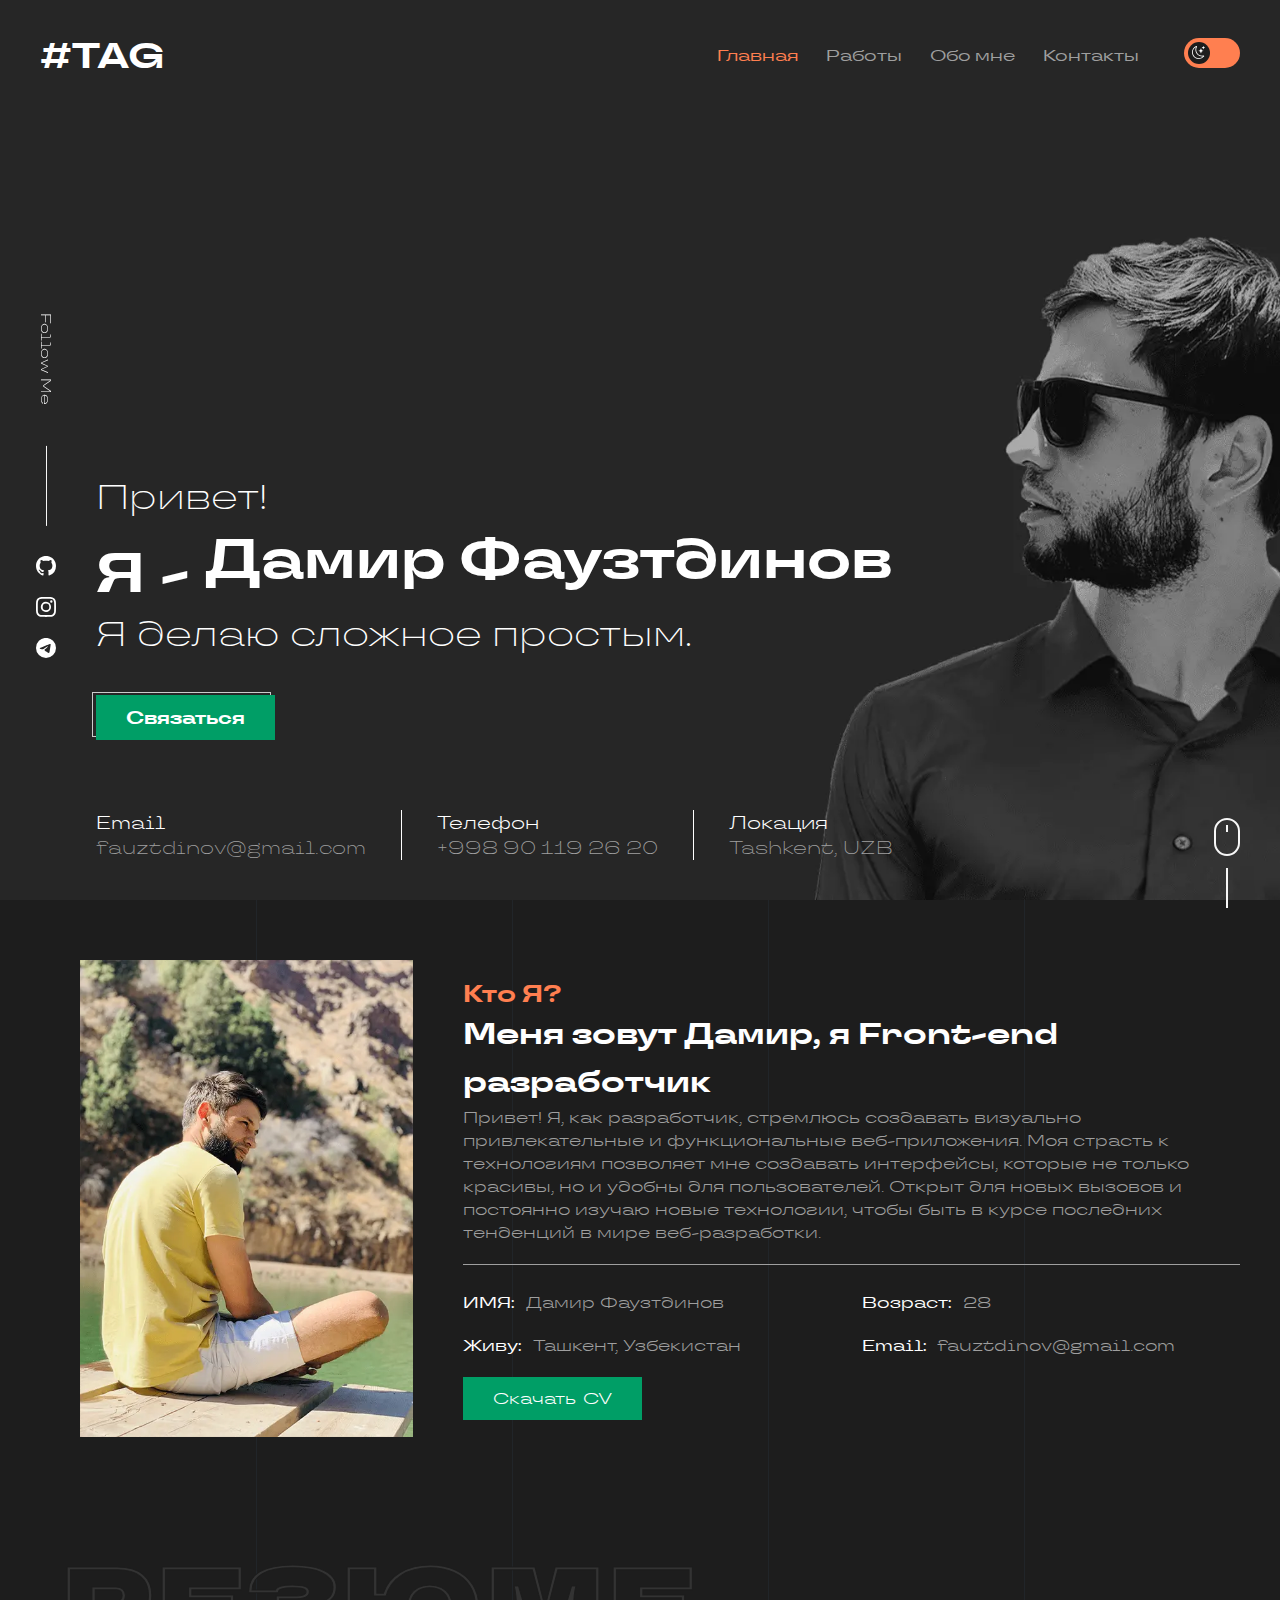
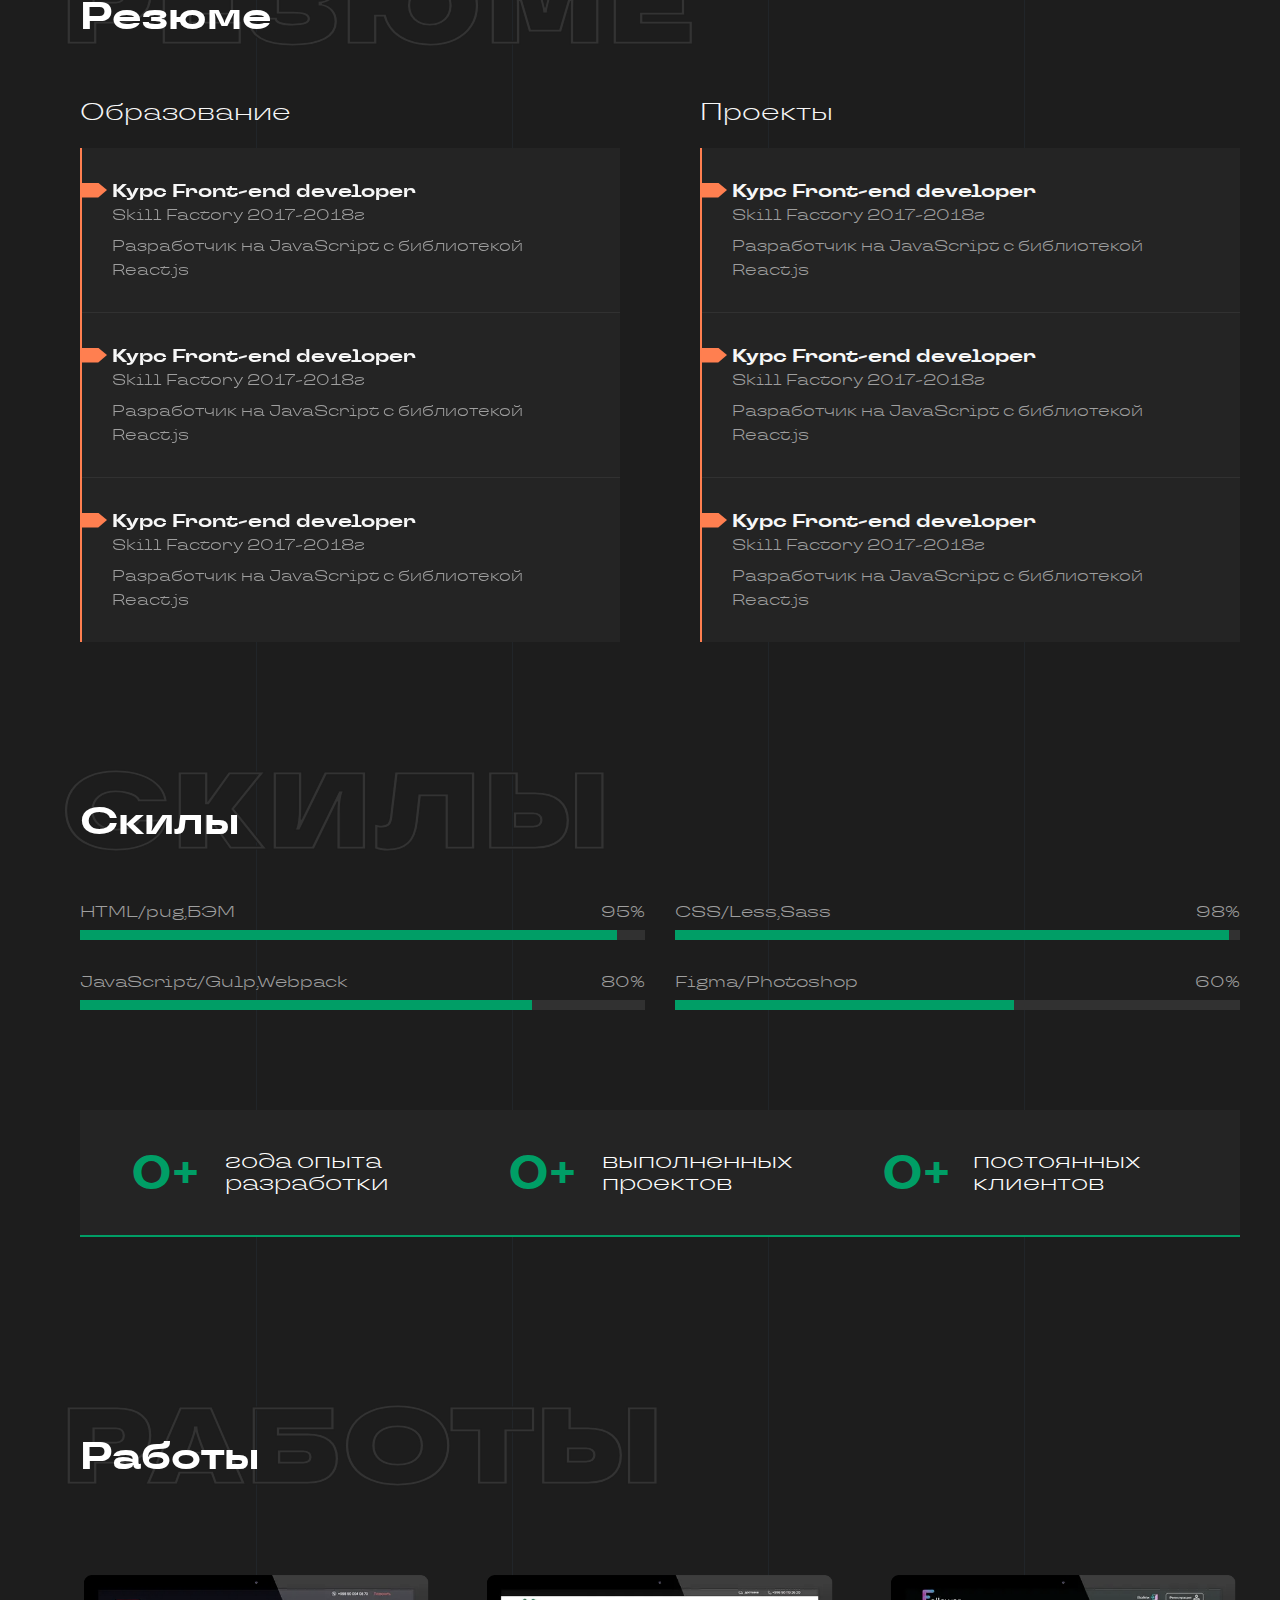
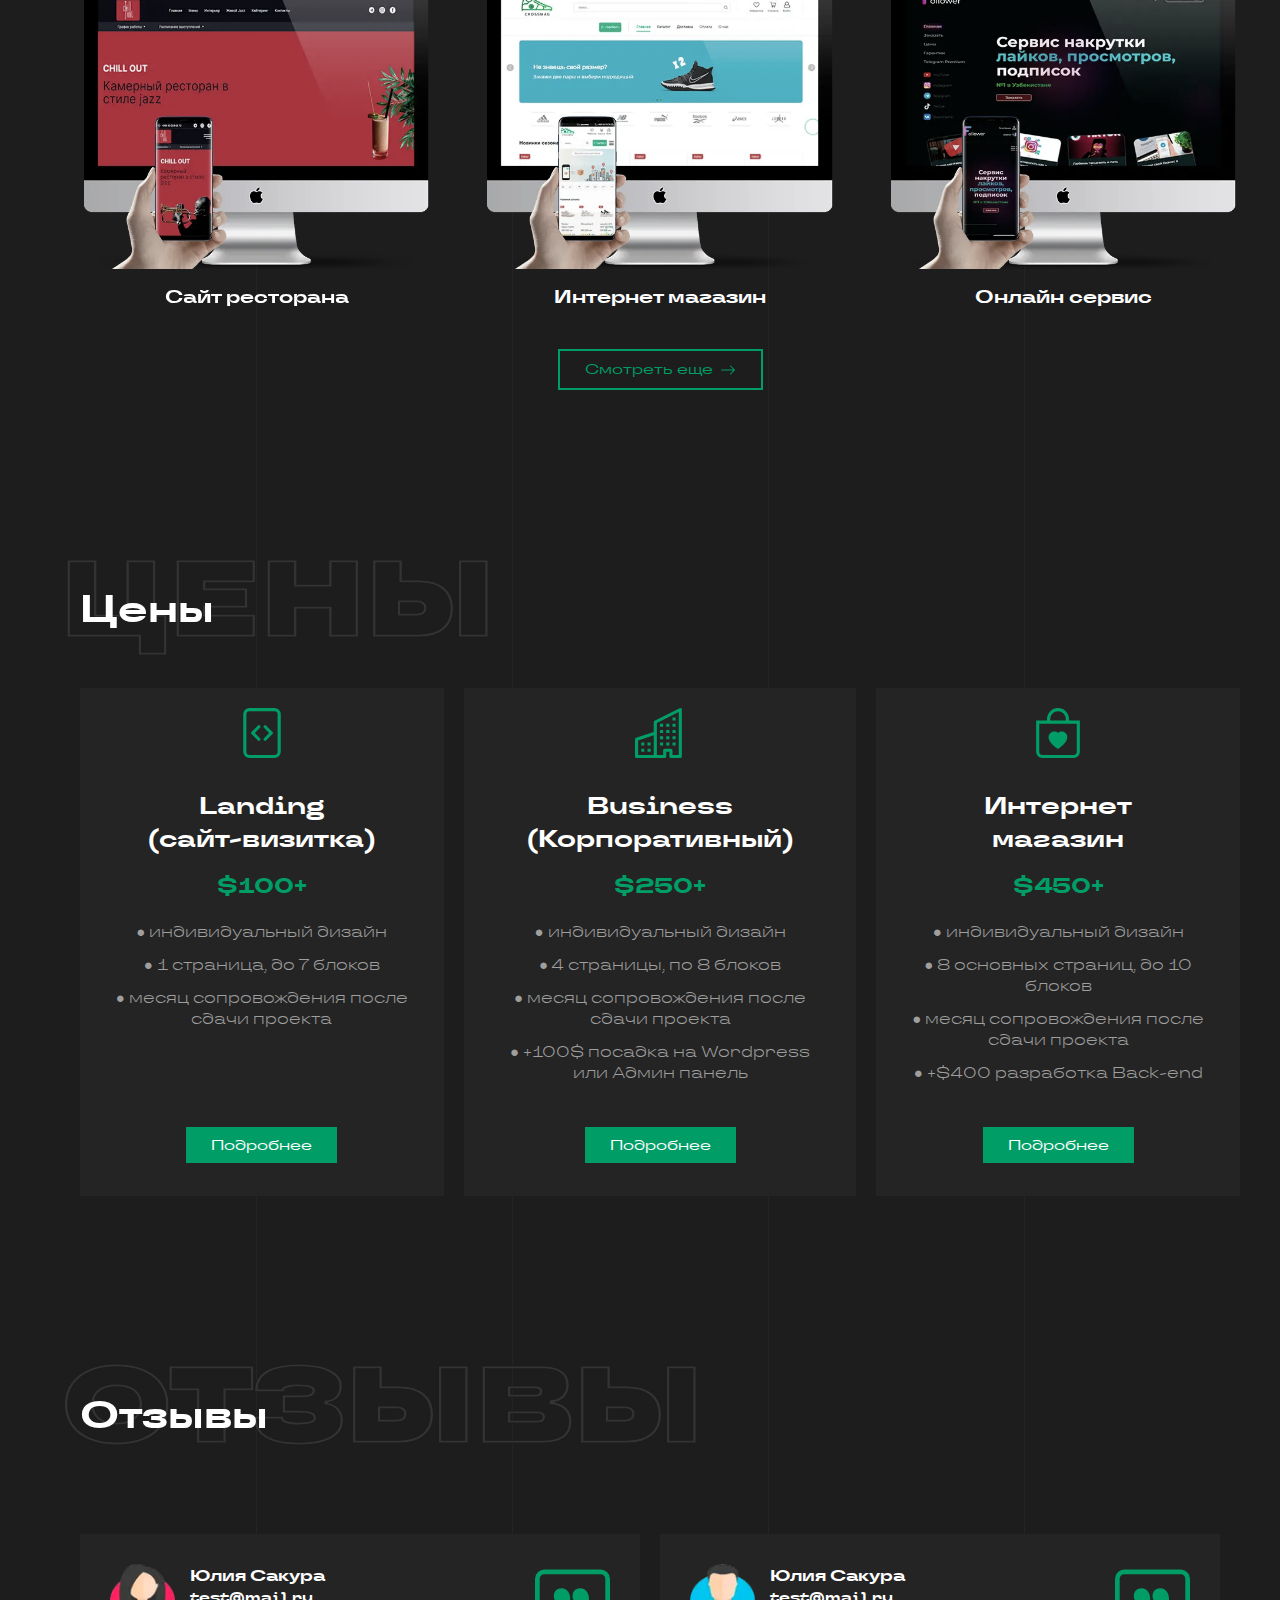
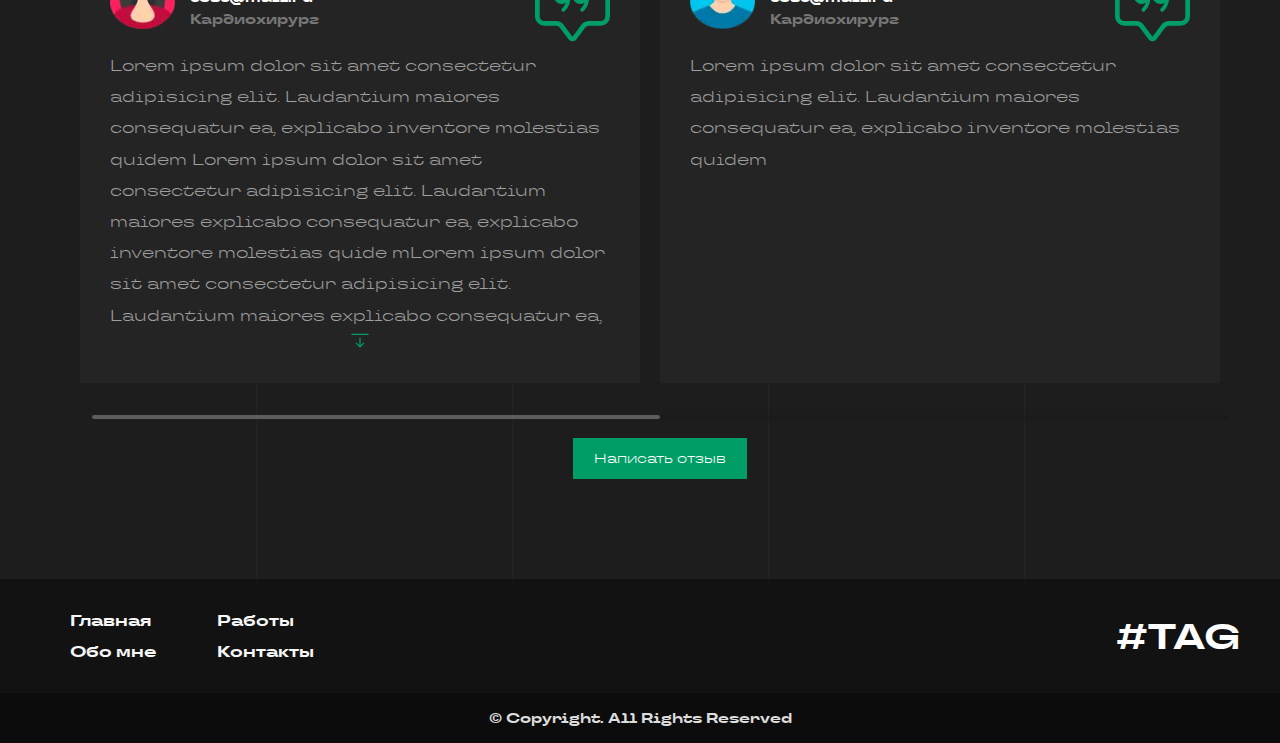
<file: index.html>
<!DOCTYPE html>
<html lang="ru">

<head>
   <meta charset="UTF-8">
   <meta http-equiv="X-UA-Compatible" content="IE=edge">
   <meta name="viewport" content="width=device-width, initial-scale=1.0">
   <link rel="stylesheet" href="https://cdn.jsdelivr.net/npm/swiper@11/swiper-bundle.min.css?_v=20231228102722" />
   <link rel="stylesheet" href="css/style.css">

   <link rel="apple-touch-icon" sizes="180x180" href="apple-touch-icon.png">
   <link rel="icon" type="image/png" sizes="32x32" href="favicon-32x32.png">
   <link rel="icon" type="image/png" sizes="16x16" href="favicon-16x16.png">
   <link rel="shortcut icon" href="favicon.ico" type="image/x-icon">
   <link rel="manifest" href="site.webmanifest">
   <meta name="msapplication-TileColor" content="#1d1d1d">
   <meta name="theme-color" content="#1d1d1d">

   <title>TAG company</title>
</head>

<body class="_preloader">
   <div class="preloader " style="display: block;">
      <div class="loader-bar" style="display: block;"></div>
   </div>
   <div class="wrapper">
      <div class="bgline1"></div>
      <div class="bgline2"></div>
      <div class="bgline3"></div>
      <div class="bgline4"></div>
      <header class="header">
         <div class="header__body container">
            <div class="header__logo">
               <a href="index.html">#TAG</a>
            </div>
            <div class="header__menu menu">
               <div class="menu__icon">
                  <span></span>
               </div>
               <nav class="menu__body">
                  <ul class="menu__list">
                     <li><a href="index.html" class="menu__link active" data-title="Главная"><span>Главная</span></a>
                     </li>
                     <li><a href="cases.html" class="menu__link" data-title="Работы"><span>Работы</span></a></li>
                     <li><a href="about.html" class="menu__link" data-title="Обо мне"><span>Обо мне</span></a></li>
                     <li><a href="contacts.html" class="menu__link" data-title="Контакты"><span>Контакты</span></a></li>
                  </ul>

                  <div class="toggle-theme">
                     <label class="switch" for="toggle">
                        <input type="checkbox" id="toggle">
                        <div class="slider left"></div>
                     </label>
                  </div>
               </nav>
            </div>
         </div>
      </header>
      <main>
         <div class="socials">
            <div class="socials__text">Follow Me</div>
            <div class="socials__line"></div>
            <div class="socials__links">
               <div class="socials__link">
                  <a href="https://github.com/fauztdin0ff" target="_blank"><svg xmlns="http://www.w3.org/2000/svg"
                        width="20" height="20" fill="currentColor" class="bi bi-github" viewBox="0 0 16 16">
                        <path
                           d="M8 0C3.58 0 0 3.58 0 8c0 3.54 2.29 6.53 5.47 7.59.4.07.55-.17.55-.38 0-.19-.01-.82-.01-1.49-2.01.37-2.53-.49-2.69-.94-.09-.23-.48-.94-.82-1.13-.28-.15-.68-.52-.01-.53.63-.01 1.08.58 1.23.82.72 1.21 1.87.87 2.33.66.07-.52.28-.87.51-1.07-1.78-.2-3.64-.89-3.64-3.95 0-.87.31-1.59.82-2.15-.08-.2-.36-1.02.08-2.12 0 0 .67-.21 2.2.82.64-.18 1.32-.27 2-.27.68 0 1.36.09 2 .27 1.53-1.04 2.2-.82 2.2-.82.44 1.1.16 1.92.08 2.12.51.56.82 1.27.82 2.15 0 3.07-1.87 3.75-3.65 3.95.29.25.54.73.54 1.48 0 1.07-.01 1.93-.01 2.2 0 .21.15.46.55.38A8.012 8.012 0 0 0 16 8c0-4.42-3.58-8-8-8z" />
                     </svg></a>
               </div>
               <div class="socials__link">
                  <a href="https://www.instagram.com/fauztdin0ff?igsh=NGVhN2U2NjQ0Yg==" target="_blank"><svg
                        xmlns="http://www.w3.org/2000/svg" width="20" height="20" fill="currentColor"
                        class="bi bi-instagram" viewBox="0 0 16 16">
                        <path
                           d="M8 0C5.829 0 5.556.01 4.703.048 3.85.088 3.269.222 2.76.42a3.917 3.917 0 0 0-1.417.923A3.927 3.927 0 0 0 .42 2.76C.222 3.268.087 3.85.048 4.7.01 5.555 0 5.827 0 8.001c0 2.172.01 2.444.048 3.297.04.852.174 1.433.372 1.942.205.526.478.972.923 1.417.444.445.89.719 1.416.923.51.198 1.09.333 1.942.372C5.555 15.99 5.827 16 8 16s2.444-.01 3.298-.048c.851-.04 1.434-.174 1.943-.372a3.916 3.916 0 0 0 1.416-.923c.445-.445.718-.891.923-1.417.197-.509.332-1.09.372-1.942C15.99 10.445 16 10.173 16 8s-.01-2.445-.048-3.299c-.04-.851-.175-1.433-.372-1.941a3.926 3.926 0 0 0-.923-1.417A3.911 3.911 0 0 0 13.24.42c-.51-.198-1.092-.333-1.943-.372C10.443.01 10.172 0 7.998 0h.003zm-.717 1.442h.718c2.136 0 2.389.007 3.232.046.78.035 1.204.166 1.486.275.373.145.64.319.92.599.28.28.453.546.598.92.11.281.24.705.275 1.485.039.843.047 1.096.047 3.231s-.008 2.389-.047 3.232c-.035.78-.166 1.203-.275 1.485a2.47 2.47 0 0 1-.599.919c-.28.28-.546.453-.92.598-.28.11-.704.24-1.485.276-.843.038-1.096.047-3.232.047s-2.39-.009-3.233-.047c-.78-.036-1.203-.166-1.485-.276a2.478 2.478 0 0 1-.92-.598 2.48 2.48 0 0 1-.6-.92c-.109-.281-.24-.705-.275-1.485-.038-.843-.046-1.096-.046-3.233 0-2.136.008-2.388.046-3.231.036-.78.166-1.204.276-1.486.145-.373.319-.64.599-.92.28-.28.546-.453.92-.598.282-.11.705-.24 1.485-.276.738-.034 1.024-.044 2.515-.045v.002zm4.988 1.328a.96.96 0 1 0 0 1.92.96.96 0 0 0 0-1.92zm-4.27 1.122a4.109 4.109 0 1 0 0 8.217 4.109 4.109 0 0 0 0-8.217zm0 1.441a2.667 2.667 0 1 1 0 5.334 2.667 2.667 0 0 1 0-5.334z" />
                     </svg></a>
               </div>
               <div class="socials__link">
                  <a href="https://t.me/fauztdin0ff" target="_blank"><svg xmlns="http://www.w3.org/2000/svg" width="20"
                        height="20" fill="currentColor" class="bi bi-telegram" viewBox="0 0 16 16">
                        <path
                           d="M16 8A8 8 0 1 1 0 8a8 8 0 0 1 16 0zM8.287 5.906c-.778.324-2.334.994-4.666 2.01-.378.15-.577.298-.595.442-.03.243.275.339.69.47l.175.055c.408.133.958.288 1.243.294.26.006.549-.1.868-.32 2.179-1.471 3.304-2.214 3.374-2.23.05-.012.12-.026.166.016.047.041.042.12.037.141-.03.129-1.227 1.241-1.846 1.817-.193.18-.33.307-.358.336a8.154 8.154 0 0 1-.188.186c-.38.366-.664.64.015 1.088.327.216.589.393.85.571.284.194.568.387.936.629.093.06.183.125.27.187.331.236.63.448.997.414.214-.02.435-.22.547-.82.265-1.417.786-4.486.906-5.751a1.426 1.426 0 0 0-.013-.315.337.337 0 0 0-.114-.217.526.526 0 0 0-.31-.093c-.3.005-.763.166-2.984 1.09z" />
                     </svg></a>
               </div>
            </div>
         </div>
         <section class="home">
            <div class="home__body container">
               <div class="home__title">
                  <h1>Привет!</h1>
                  <h2>Я <span class="line-span">-</span><br>
                     <span class="typing-text">Дамир Фаузтдинов</span>
                  </h2>
                  <h3>Я делаю сложное простым.</h3>
               </div>
               <div class="home__button">
                  <a href="https://t.me/fauztdin0ff">Связаться</a>
               </div>
               <div class="home__infoblock infoblock">
                  <div class="infoblock__item">
                     <h5>Email</h5>
                     <a href="mailto:fauztdinov@gmail.com">fauztdinov@gmail.com</a>
                  </div>
                  <div class="infoblock__item">
                     <h5>Телефон</h5>
                     <a href="tel:+998901192620">+998 90 119 26 20</a>
                  </div>
                  <div class="infoblock__item">
                     <h5>Локация</h5>
                     <a href="">Tashkent, UZB</a>
                  </div>
               </div>
            </div>
            <div class="scrolltop">
               <div class="scrolltop__down">
                  <button class="scrolltop__mouse"></button>
                  <div class="scrolltop__line"></div>
               </div>
            </div>
         </section>
         <section class="who">
            <div class="who__body container">
               <div class="who__image">
                  <picture>
                     <source srcset="img/iam.webp" type="image/webp"><img src="img/iam.png" alt="I am">
                  </picture>
               </div>
               <div class="who__content">
                  <div class="who__title">Кто Я?</div>
                  <div class="who__subtitle">
                     <h3>Меня зовут Дамир, я Front-end разработчик</h3>
                  </div>
                  <div class="who__text">
                     Привет! Я, как разработчик, стремлюсь создавать визуально привлекательные и функциональные
                     веб-приложения. Моя страсть к технологиям позволяет мне создавать интерфейсы, которые не только
                     красивы, но и удобны для пользователей. Открыт для новых вызовов и постоянно изучаю новые
                     технологии, чтобы быть в курсе последних тенденций в мире веб-разработки.
                  </div>
                  <div class="who__info">
                     <p><span>ИМЯ: </span> Дамир Фаузтдинов</p>
                     <p><span>Возраст: </span> 28</p>
                     <p><span>Живу: </span> Ташкент, Узбекистан</p>
                     <p><span>Email: </span> fauztdinov@gmail.com</p>
                  </div>
                  <div class="who__download-resume">
                     <a href="">Скачать <span>CV</span><span><svg xmlns="http://www.w3.org/2000/svg" width="20"
                              height="20" fill="currentColor" class="bi bi-cloud-download" viewBox="0 0 16 16">
                              <path
                                 d="M4.406 1.342A5.53 5.53 0 0 1 8 0c2.69 0 4.923 2 5.166 4.579C14.758 4.804 16 6.137 16 7.773 16 9.569 14.502 11 12.687 11H10a.5.5 0 0 1 0-1h2.688C13.979 10 15 8.988 15 7.773c0-1.216-1.02-2.228-2.313-2.228h-.5v-.5C12.188 2.825 10.328 1 8 1a4.53 4.53 0 0 0-2.941 1.1c-.757.652-1.153 1.438-1.153 2.055v.448l-.445.049C2.064 4.805 1 5.952 1 7.318 1 8.785 2.23 10 3.781 10H6a.5.5 0 0 1 0 1H3.781C1.708 11 0 9.366 0 7.318c0-1.763 1.266-3.223 2.942-3.593.143-.863.698-1.723 1.464-2.383z" />
                              <path
                                 d="M7.646 15.854a.5.5 0 0 0 .708 0l3-3a.5.5 0 0 0-.708-.708L8.5 14.293V5.5a.5.5 0 0 0-1 0v8.793l-2.146-2.147a.5.5 0 0 0-.708.708l3 3z" />
                           </svg></span></a>
                  </div>
               </div>
            </div>
         </section>
         <section class="resume">
            <div class="resume__body container">
               <div class="resume__title title">
                  <h4 data-title="Резюме">Резюме</h4>
               </div>
               <div class="resume__columns">
                  <div class="resume__column">
                     <div class="resume__subtitle">Образование</div>
                     <div class="resume__items">
                        <div class="resume__item item-resume">
                           <div class="item-resume__title">Курс Front-end developer</div>
                           <div class="item-resume__text"><span>Skill Factory 2017-2018г</span>
                              Разработчик на JavaScript с библиотекой React.js</div>
                        </div>
                        <div class="resume__item item-resume">
                           <div class="item-resume__title">Курс Front-end developer</div>
                           <div class="item-resume__text"><span>Skill Factory 2017-2018г</span>
                              Разработчик на JavaScript с библиотекой React.js</div>
                        </div>
                        <div class="resume__item item-resume">
                           <div class="item-resume__title">Курс Front-end developer</div>
                           <div class="item-resume__text"><span>Skill Factory 2017-2018г</span>
                              Разработчик на JavaScript с библиотекой React.js</div>
                        </div>
                     </div>
                  </div>
                  <div class="resume__column">
                     <div class="resume__subtitle">Проекты</div>
                     <div class="resume__items">
                        <div class="resume__item item-resume">
                           <div class="item-resume__title">Курс Front-end developer</div>
                           <div class="item-resume__text"><span>Skill Factory 2017-2018г</span>
                              Разработчик на JavaScript с библиотекой React.js</div>
                        </div>
                        <div class="resume__item item-resume">
                           <div class="item-resume__title">Курс Front-end developer</div>
                           <div class="item-resume__text"><span>Skill Factory 2017-2018г</span>
                              Разработчик на JavaScript с библиотекой React.js</div>
                        </div>
                        <div class="resume__item item-resume">
                           <div class="item-resume__title">Курс Front-end developer</div>
                           <div class="item-resume__text"><span>Skill Factory 2017-2018г</span>
                              Разработчик на JavaScript с библиотекой React.js</div>
                        </div>
                     </div>
                  </div>
               </div>
            </div>
         </section>
         <section class="skills">
            <div class="skills__body container">
               <div class="skills__title title">
                  <h4 data-title="Скилы">Скилы</h4>
               </div>
               <div class="skills__items">
                  <div class="skills__item">
                     <div class="skills__name">
                        <p>HTML/pug,БЭМ</p>
                        <p>95%</p>
                     </div>
                     <div class="skills__progressbar"><span></span></div>
                  </div>
                  <div class="skills__item">
                     <div class="skills__name">
                        <p>CSS/Less,Sass</p>
                        <p>98%</p>
                     </div>
                     <div class="skills__progressbar"><span></span></div>
                  </div>
                  <div class="skills__item">
                     <div class="skills__name">
                        <p>JavaScript/Gulp,Webpack</p>
                        <p>80%</p>
                     </div>
                     <div class="skills__progressbar"><span></span></div>
                  </div>
                  <div class="skills__item">
                     <div class="skills__name">
                        <p>Figma/Photoshop</p>
                        <p>60%</p>
                     </div>
                     <div class="skills__progressbar"><span></span></div>
                  </div>
               </div>
            </div>
         </section>
         <div class="experience">
            <div class="experience__body container">
               <div class="experience__details">
                  <div class="experience__item">
                     <p><span class="counter" data-target="4">0</span>+</p>
                     <p>года опыта разработки</p>
                  </div>
                  <div class="experience__item">
                     <p><span class="counter" data-target="23">0</span>+</p>
                     <p>выполненных проектов</p>
                  </div>
                  <div class="experience__item">
                     <p><span class="counter" data-target="11">0</span>+</p>
                     <p>постоянных клиентов</p>
                  </div>
               </div>

            </div>
         </div>
         <section class="portf">
            <div class="portf__body container">
               <div class="portf__title title">
                  <h4 data-title="Работы">Работы</h4>
               </div>
               <div class="portf__grid">
                  <a href="chillout/" class="portf__item">
                     <div class="portf__img">
                        <picture>
                           <source srcset="img/portfolio/chillout.webp" type="image/webp"><img
                              src="img/portfolio/chillout.png" alt="item">
                        </picture>
                        <div class="portf__details">
                           <svg xmlns="http://www.w3.org/2000/svg" width="20" height="20" fill="currentColor"
                              class="bi bi-app-indicator" viewBox="0 0 16 16">
                              <path
                                 d="M5.5 2A3.5 3.5 0 0 0 2 5.5v5A3.5 3.5 0 0 0 5.5 14h5a3.5 3.5 0 0 0 3.5-3.5V8a.5.5 0 0 1 1 0v2.5a4.5 4.5 0 0 1-4.5 4.5h-5A4.5 4.5 0 0 1 1 10.5v-5A4.5 4.5 0 0 1 5.5 1H8a.5.5 0 0 1 0 1H5.5z" />
                              <path d="M16 3a3 3 0 1 1-6 0 3 3 0 0 1 6 0z" />
                           </svg>
                           <p>Перейти</p>
                        </div>
                     </div>
                     <p>Сайт ресторана</p>
                  </a>
                  <a href="crossmag/" class="portf__item">
                     <div class="portf__img">
                        <picture>
                           <source srcset="img/portfolio/crossmag.webp" type="image/webp"><img
                              src="img/portfolio/crossmag.png" alt="item">
                        </picture>
                        <div class="portf__details">
                           <svg xmlns="http://www.w3.org/2000/svg" width="20" height="20" fill="currentColor"
                              class="bi bi-app-indicator" viewBox="0 0 16 16">
                              <path
                                 d="M5.5 2A3.5 3.5 0 0 0 2 5.5v5A3.5 3.5 0 0 0 5.5 14h5a3.5 3.5 0 0 0 3.5-3.5V8a.5.5 0 0 1 1 0v2.5a4.5 4.5 0 0 1-4.5 4.5h-5A4.5 4.5 0 0 1 1 10.5v-5A4.5 4.5 0 0 1 5.5 1H8a.5.5 0 0 1 0 1H5.5z" />
                              <path d="M16 3a3 3 0 1 1-6 0 3 3 0 0 1 6 0z" />
                           </svg>
                           <p>Перейти</p>
                        </div>
                     </div>
                     <p>Интернет магазин</p>
                  </a>
                  <a href="follower" class="portf__item">
                     <div class="portf__img">
                        <picture>
                           <source srcset="img/portfolio/follower.webp" type="image/webp"><img
                              src="img/portfolio/follower.png" alt="item">
                        </picture>
                        <div class="portf__details">
                           <svg xmlns="http://www.w3.org/2000/svg" width="20" height="20" fill="currentColor"
                              class="bi bi-app-indicator" viewBox="0 0 16 16">
                              <path
                                 d="M5.5 2A3.5 3.5 0 0 0 2 5.5v5A3.5 3.5 0 0 0 5.5 14h5a3.5 3.5 0 0 0 3.5-3.5V8a.5.5 0 0 1 1 0v2.5a4.5 4.5 0 0 1-4.5 4.5h-5A4.5 4.5 0 0 1 1 10.5v-5A4.5 4.5 0 0 1 5.5 1H8a.5.5 0 0 1 0 1H5.5z" />
                              <path d="M16 3a3 3 0 1 1-6 0 3 3 0 0 1 6 0z" />
                           </svg>
                           <p>Перейти</p>
                        </div>
                     </div>
                     <p>Онлайн сервис</p>
                  </a>
               </div>
               <div class="portf__button">
                  <a href="cases.html">Смотреть еще <svg xmlns="http://www.w3.org/2000/svg" width="16" height="16"
                        fill="currentColor" class="bi bi-arrow-right" viewBox="0 0 16 16">
                        <path fill-rule="evenodd"
                           d="M1 8a.5.5 0 0 1 .5-.5h11.793l-3.147-3.146a.5.5 0 0 1 .708-.708l4 4a.5.5 0 0 1 0 .708l-4 4a.5.5 0 0 1-.708-.708L13.293 8.5H1.5A.5.5 0 0 1 1 8z" />
                     </svg></a>
               </div>
            </div>
         </section>
         <section class="home-price">
            <div class="home-price__body container">
               <div class="home-price__title title">
                  <h4 data-title="Цены">Цены</h4>
               </div>
               <div class="home-price__cards">
                  <div class="home-price__card card-home-price">
                     <div class="card-home-price__icon">
                        <svg xmlns="http://www.w3.org/2000/svg" width="16" height="16" fill="currentColor"
                           class="bi bi-file-code" viewBox="0 0 16 16">
                           <path
                              d="M6.646 5.646a.5.5 0 1 1 .708.708L5.707 8l1.647 1.646a.5.5 0 0 1-.708.708l-2-2a.5.5 0 0 1 0-.708l2-2zm2.708 0a.5.5 0 1 0-.708.708L10.293 8 8.646 9.646a.5.5 0 0 0 .708.708l2-2a.5.5 0 0 0 0-.708l-2-2z" />
                           <path
                              d="M2 2a2 2 0 0 1 2-2h8a2 2 0 0 1 2 2v12a2 2 0 0 1-2 2H4a2 2 0 0 1-2-2V2zm10-1H4a1 1 0 0 0-1 1v12a1 1 0 0 0 1 1h8a1 1 0 0 0 1-1V2a1 1 0 0 0-1-1z" />
                        </svg>
                     </div>
                     <div class="card-home-price__name">
                        Landing<br>(сайт-визитка)
                     </div>
                     <div class="card-home-price__price">$100+</div>
                     <div class="card-home-price__text">
                        <p>● индивидуальный дизайн</p>
                        <p>● 1 страница, до 7 блоков</p>
                        <p>● месяц сопровождения после сдачи проекта</p>
                     </div>
                     <div class="card-home-price__button"><a href="">Подробнее</a></div>
                  </div>
                  <div class="home-price__card card-home-price">
                     <div class="card-home-price__icon">
                        <svg xmlns="http://www.w3.org/2000/svg" width="16" height="16" fill="currentColor"
                           class="bi bi-building" viewBox="0 0 16 16">
                           <path fill-rule="evenodd"
                              d="M14.763.075A.5.5 0 0 1 15 .5v15a.5.5 0 0 1-.5.5h-3a.5.5 0 0 1-.5-.5V14h-1v1.5a.5.5 0 0 1-.5.5h-9a.5.5 0 0 1-.5-.5V10a.5.5 0 0 1 .342-.474L6 7.64V4.5a.5.5 0 0 1 .276-.447l8-4a.5.5 0 0 1 .487.022zM6 8.694 1 10.36V15h5V8.694zM7 15h2v-1.5a.5.5 0 0 1 .5-.5h2a.5.5 0 0 1 .5.5V15h2V1.309l-7 3.5V15z" />
                           <path
                              d="M2 11h1v1H2v-1zm2 0h1v1H4v-1zm-2 2h1v1H2v-1zm2 0h1v1H4v-1zm4-4h1v1H8V9zm2 0h1v1h-1V9zm-2 2h1v1H8v-1zm2 0h1v1h-1v-1zm2-2h1v1h-1V9zm0 2h1v1h-1v-1zM8 7h1v1H8V7zm2 0h1v1h-1V7zm2 0h1v1h-1V7zM8 5h1v1H8V5zm2 0h1v1h-1V5zm2 0h1v1h-1V5zm0-2h1v1h-1V3z" />
                        </svg>
                     </div>
                     <div class="card-home-price__name">
                        Business<br>(Корпоративный)
                     </div>
                     <div class="card-home-price__price">$250+</div>
                     <div class="card-home-price__text">
                        <p>● индивидуальный дизайн</p>
                        <p>● 4 страницы, по 8 блоков</p>
                        <p>● месяц сопровождения после сдачи проекта</p>
                        <p>● +100$ посадка на Wordpress или Админ панель</p>
                     </div>
                     <div class="card-home-price__button"><a href="">Подробнее</a></div>
                  </div>
                  <div class="home-price__card card-home-price">
                     <div class="card-home-price__icon">
                        <svg xmlns="http://www.w3.org/2000/svg" width="16" height="16" fill="currentColor"
                           class="bi bi-bag-heart" viewBox="0 0 16 16">
                           <path fill-rule="evenodd"
                              d="M10.5 3.5a2.5 2.5 0 0 0-5 0V4h5v-.5Zm1 0V4H15v10a2 2 0 0 1-2 2H3a2 2 0 0 1-2-2V4h3.5v-.5a3.5 3.5 0 1 1 7 0ZM14 14V5H2v9a1 1 0 0 0 1 1h10a1 1 0 0 0 1-1ZM8 7.993c1.664-1.711 5.825 1.283 0 5.132-5.825-3.85-1.664-6.843 0-5.132Z" />
                        </svg>
                     </div>
                     <div class="card-home-price__name">
                        Интернет <br> магазин
                     </div>
                     <div class="card-home-price__price">$450+</div>
                     <div class="card-home-price__text">
                        <p>● индивидуальный дизайн</p>
                        <p>● 8 основных страниц, до 10 блоков</p>
                        <p>● месяц сопровождения после сдачи проекта</p>
                        <p>● +$400 разработка Back-end</p>
                     </div>
                     <div class="card-home-price__button"><a href="">Подробнее</a></div>
                  </div>
               </div>
            </div>
         </section>
         <div class="testimonials">
            <div class="testimonials__body container">
               <div class="testimonials__title title">
                  <h4 data-title="Отзывы">Отзывы</h4>
               </div>
               <div class="testimonials__items">
                  <div class="swiper">
                     <div class="swiper-wrapper">
                        <!-- Slides -->
                        <div class="swiper-slide">
                           <div class="testimonials__item testimonial">
                              <div class="testimonial__title">
                                 <div class="testimonial__author">
                                    <div class="testimonial__author-img">
                                       <picture>
                                          <source srcset="img/woman.webp" type="image/webp"><img src="img/woman.png"
                                             alt="">
                                       </picture>
                                    </div>
                                    <div class="testimonial__author-name">
                                       <p>Юлия Сакура</p>
                                       <p>test@mail.ru</p>
                                       <span>Кардиохирург</span>
                                    </div>
                                 </div>
                                 <div class="testimonial__icon">
                                    <svg xmlns="http://www.w3.org/2000/svg" width="16" height="16" fill="currentColor"
                                       class="bi bi-chat-square-quote" viewBox="0 0 16 16">
                                       <path
                                          d="M14 1a1 1 0 0 1 1 1v8a1 1 0 0 1-1 1h-2.5a2 2 0 0 0-1.6.8L8 14.333 6.1 11.8a2 2 0 0 0-1.6-.8H2a1 1 0 0 1-1-1V2a1 1 0 0 1 1-1h12zM2 0a2 2 0 0 0-2 2v8a2 2 0 0 0 2 2h2.5a1 1 0 0 1 .8.4l1.9 2.533a1 1 0 0 0 1.6 0l1.9-2.533a1 1 0 0 1 .8-.4H14a2 2 0 0 0 2-2V2a2 2 0 0 0-2-2H2z" />
                                       <path
                                          d="M7.066 4.76A1.665 1.665 0 0 0 4 5.668a1.667 1.667 0 0 0 2.561 1.406c-.131.389-.375.804-.777 1.22a.417.417 0 1 0 .6.58c1.486-1.54 1.293-3.214.682-4.112zm4 0A1.665 1.665 0 0 0 8 5.668a1.667 1.667 0 0 0 2.561 1.406c-.131.389-.375.804-.777 1.22a.417.417 0 1 0 .6.58c1.486-1.54 1.293-3.214.682-4.112z" />
                                    </svg>
                                 </div>
                              </div>
                              <div class="testimonial__text">
                                 <p class="testimonial__text-content">
                                    Lorem ipsum dolor sit amet consectetur adipisicing elit. Laudantium maiores
                                    consequatur ea, explicabo inventore molestias quidem Lorem ipsum dolor sit amet
                                    consectetur adipisicing elit. Laudantium maiores explicabo
                                    consequatur ea, explicabo inventore molestias quide mLorem ipsum dolor sit amet
                                    consectetur adipisicing elit. Laudantium maiores explicabo
                                    consequatur ea, explicabo inventore molestias quidem
                                 </p>
                                 <button class="read-more">
                                    <svg xmlns="http://www.w3.org/2000/svg" width="16" height="16" fill="currentColor"
                                       class="bi bi-arrow-bar-down" viewBox="0 0 16 16">
                                       <path fill-rule="evenodd"
                                          d="M1 3.5a.5.5 0 0 1 .5-.5h13a.5.5 0 0 1 0 1h-13a.5.5 0 0 1-.5-.5zM8 6a.5.5 0 0 1 .5.5v5.793l2.146-2.147a.5.5 0 0 1 .708.708l-3 3a.5.5 0 0 1-.708 0l-3-3a.5.5 0 0 1 .708-.708L7.5 12.293V6.5A.5.5 0 0 1 8 6z" />
                                    </svg>
                                 </button>
                              </div>
                           </div>
                        </div>
                        <div class="swiper-slide">
                           <div class="testimonials__item testimonial">
                              <div class="testimonial__title">
                                 <div class="testimonial__author">
                                    <div class="testimonial__author-img">
                                       <picture>
                                          <source srcset="img/man.webp" type="image/webp"><img src="img/man.png" alt="">
                                       </picture>
                                    </div>
                                    <div class="testimonial__author-name">
                                       <p>Юлия Сакура</p>
                                       <p>test@mail.ru</p>
                                       <span>Кардиохирург</span>
                                    </div>
                                 </div>
                                 <div class="testimonial__icon">
                                    <svg xmlns="http://www.w3.org/2000/svg" width="16" height="16" fill="currentColor"
                                       class="bi bi-chat-square-quote" viewBox="0 0 16 16">
                                       <path
                                          d="M14 1a1 1 0 0 1 1 1v8a1 1 0 0 1-1 1h-2.5a2 2 0 0 0-1.6.8L8 14.333 6.1 11.8a2 2 0 0 0-1.6-.8H2a1 1 0 0 1-1-1V2a1 1 0 0 1 1-1h12zM2 0a2 2 0 0 0-2 2v8a2 2 0 0 0 2 2h2.5a1 1 0 0 1 .8.4l1.9 2.533a1 1 0 0 0 1.6 0l1.9-2.533a1 1 0 0 1 .8-.4H14a2 2 0 0 0 2-2V2a2 2 0 0 0-2-2H2z" />
                                       <path
                                          d="M7.066 4.76A1.665 1.665 0 0 0 4 5.668a1.667 1.667 0 0 0 2.561 1.406c-.131.389-.375.804-.777 1.22a.417.417 0 1 0 .6.58c1.486-1.54 1.293-3.214.682-4.112zm4 0A1.665 1.665 0 0 0 8 5.668a1.667 1.667 0 0 0 2.561 1.406c-.131.389-.375.804-.777 1.22a.417.417 0 1 0 .6.58c1.486-1.54 1.293-3.214.682-4.112z" />
                                    </svg>
                                 </div>
                              </div>
                              <div class="testimonial__text">
                                 <p class="testimonial__text-content">
                                    Lorem ipsum dolor sit amet consectetur adipisicing elit. Laudantium maiores
                                    consequatur ea, explicabo inventore molestias quidem
                                 </p>
                                 <button class="read-more">
                                    <svg xmlns="http://www.w3.org/2000/svg" width="16" height="16" fill="currentColor"
                                       class="bi bi-arrow-bar-down" viewBox="0 0 16 16">
                                       <path fill-rule="evenodd"
                                          d="M1 3.5a.5.5 0 0 1 .5-.5h13a.5.5 0 0 1 0 1h-13a.5.5 0 0 1-.5-.5zM8 6a.5.5 0 0 1 .5.5v5.793l2.146-2.147a.5.5 0 0 1 .708.708l-3 3a.5.5 0 0 1-.708 0l-3-3a.5.5 0 0 1 .708-.708L7.5 12.293V6.5A.5.5 0 0 1 8 6z" />
                                    </svg>
                                 </button>
                              </div>
                           </div>
                        </div>
                        <div class="swiper-slide">
                           <div class="testimonials__item testimonial">
                              <div class="testimonial__title">
                                 <div class="testimonial__author">
                                    <div class="testimonial__author-img">
                                       <picture>
                                          <source srcset="img/woman.webp" type="image/webp"><img src="img/woman.png"
                                             alt="">
                                       </picture>
                                    </div>
                                    <div class="testimonial__author-name">
                                       <p>Юлия Сакура</p>
                                       <p>test@mail.ru</p>
                                       <span>Кардиохирург</span>
                                    </div>
                                 </div>
                                 <div class="testimonial__icon">
                                    <svg xmlns="http://www.w3.org/2000/svg" width="16" height="16" fill="currentColor"
                                       class="bi bi-chat-square-quote" viewBox="0 0 16 16">
                                       <path
                                          d="M14 1a1 1 0 0 1 1 1v8a1 1 0 0 1-1 1h-2.5a2 2 0 0 0-1.6.8L8 14.333 6.1 11.8a2 2 0 0 0-1.6-.8H2a1 1 0 0 1-1-1V2a1 1 0 0 1 1-1h12zM2 0a2 2 0 0 0-2 2v8a2 2 0 0 0 2 2h2.5a1 1 0 0 1 .8.4l1.9 2.533a1 1 0 0 0 1.6 0l1.9-2.533a1 1 0 0 1 .8-.4H14a2 2 0 0 0 2-2V2a2 2 0 0 0-2-2H2z" />
                                       <path
                                          d="M7.066 4.76A1.665 1.665 0 0 0 4 5.668a1.667 1.667 0 0 0 2.561 1.406c-.131.389-.375.804-.777 1.22a.417.417 0 1 0 .6.58c1.486-1.54 1.293-3.214.682-4.112zm4 0A1.665 1.665 0 0 0 8 5.668a1.667 1.667 0 0 0 2.561 1.406c-.131.389-.375.804-.777 1.22a.417.417 0 1 0 .6.58c1.486-1.54 1.293-3.214.682-4.112z" />
                                    </svg>
                                 </div>
                              </div>
                              <div class="testimonial__text">
                                 <p class="testimonial__text-content">
                                    Lorem ipsum dolor sit amet consectetur adipisicing elit. Laudantium maiores
                                    consequatur ea, explicabo inventore molestias quidem elit. Laudantium maiores
                                    consequatur ea, explicabo inventore molestias quidem
                                 </p>
                                 <button class="read-more">
                                    <svg xmlns="http://www.w3.org/2000/svg" width="16" height="16" fill="currentColor"
                                       class="bi bi-arrow-bar-down" viewBox="0 0 16 16">
                                       <path fill-rule="evenodd"
                                          d="M1 3.5a.5.5 0 0 1 .5-.5h13a.5.5 0 0 1 0 1h-13a.5.5 0 0 1-.5-.5zM8 6a.5.5 0 0 1 .5.5v5.793l2.146-2.147a.5.5 0 0 1 .708.708l-3 3a.5.5 0 0 1-.708 0l-3-3a.5.5 0 0 1 .708-.708L7.5 12.293V6.5A.5.5 0 0 1 8 6z" />
                                    </svg>
                                 </button>
                              </div>
                           </div>
                        </div>
                        <div class="swiper-slide">
                           <div class="testimonials__item testimonial">
                              <div class="testimonial__title">
                                 <div class="testimonial__author">
                                    <div class="testimonial__author-img">
                                       <picture>
                                          <source srcset="img/man.webp" type="image/webp"><img src="img/man.png" alt="">
                                       </picture>
                                    </div>
                                    <div class="testimonial__author-name">
                                       <p>Юлия Сакура</p>
                                       <p>test@mail.ru</p>
                                       <span>Кардиохирург</span>
                                    </div>
                                 </div>
                                 <div class="testimonial__icon">
                                    <svg xmlns="http://www.w3.org/2000/svg" width="16" height="16" fill="currentColor"
                                       class="bi bi-chat-square-quote" viewBox="0 0 16 16">
                                       <path
                                          d="M14 1a1 1 0 0 1 1 1v8a1 1 0 0 1-1 1h-2.5a2 2 0 0 0-1.6.8L8 14.333 6.1 11.8a2 2 0 0 0-1.6-.8H2a1 1 0 0 1-1-1V2a1 1 0 0 1 1-1h12zM2 0a2 2 0 0 0-2 2v8a2 2 0 0 0 2 2h2.5a1 1 0 0 1 .8.4l1.9 2.533a1 1 0 0 0 1.6 0l1.9-2.533a1 1 0 0 1 .8-.4H14a2 2 0 0 0 2-2V2a2 2 0 0 0-2-2H2z" />
                                       <path
                                          d="M7.066 4.76A1.665 1.665 0 0 0 4 5.668a1.667 1.667 0 0 0 2.561 1.406c-.131.389-.375.804-.777 1.22a.417.417 0 1 0 .6.58c1.486-1.54 1.293-3.214.682-4.112zm4 0A1.665 1.665 0 0 0 8 5.668a1.667 1.667 0 0 0 2.561 1.406c-.131.389-.375.804-.777 1.22a.417.417 0 1 0 .6.58c1.486-1.54 1.293-3.214.682-4.112z" />
                                    </svg>
                                 </div>
                              </div>
                              <div class="testimonial__text">
                                 <p class="testimonial__text-content">
                                    Lorem ipsum dolor sit amet consectetur adipisicing elit. Laudantium maiores
                                    consequatur ea, explicabo inventore molestias quidem elit. Laudantium maiores
                                    consequatur ea, explicabo inventore molestias quidem xplicabo inventore molestias
                                    quide
                                 </p>
                                 <button class="read-more">
                                    <svg xmlns="http://www.w3.org/2000/svg" width="16" height="16" fill="currentColor"
                                       class="bi bi-arrow-bar-down" viewBox="0 0 16 16">
                                       <path fill-rule="evenodd"
                                          d="M1 3.5a.5.5 0 0 1 .5-.5h13a.5.5 0 0 1 0 1h-13a.5.5 0 0 1-.5-.5zM8 6a.5.5 0 0 1 .5.5v5.793l2.146-2.147a.5.5 0 0 1 .708.708l-3 3a.5.5 0 0 1-.708 0l-3-3a.5.5 0 0 1 .708-.708L7.5 12.293V6.5A.5.5 0 0 1 8 6z" />
                                    </svg>
                                 </button>
                              </div>
                           </div>
                        </div>
                     </div>
                     <div class="swiper-scrollbar"></div>
                  </div>
               </div>
               <div class="testimonials__write">
                  <button id="open-popup" class="testimonials__button">Написать отзыв</button>
               </div>
            </div>
         </div>
         <div class="testimonials__popup" id="popup">
            <form action="/submit_review" method="post">
               <label for="name">Имя:</label>
               <input type="text" id="name" name="name" placeholder="Иван Иванов" required>

               <label for="profession">Профессия:</label>
               <input type="text" id="profession" name="profession" placeholder="Маркетолог" required>

               <label for="email">Email:</label>
               <input type="email" id="email" name="email" placeholder="ivanov@mail.ru" required>

               <label>Пол:</label>
               <ul class="gender-list">
                  <li>
                     <input type="radio" id="male" name="gender" value="male" required>
                     <label for="male">М</label>
                  </li>
                  <li>
                     <input type="radio" id="female" name="gender" value="female" required>
                     <label for="female">Ж</label>
                  </li>
               </ul>

               <label for="review">Отзыв:</label>
               <textarea id="review" name="review" rows="4" cols="50" placeholder="Отзыв..." required></textarea>
               <input type="submit" value="Отправить отзыв">
               <div class="close-popup"><svg xmlns="http://www.w3.org/2000/svg" width="30" height="30"
                     fill="currentColor" class=" bi bi-x-lg" viewBox="0 0 16 16">
                     <path fill-rule="evenodd"
                        d="M13.854 2.146a.5.5 0 0 1 0 .708l-11 11a.5.5 0 0 1-.708-.708l11-11a.5.5 0 0 1 .708 0Z" />
                     <path fill-rule="evenodd"
                        d="M2.146 2.146a.5.5 0 0 0 0 .708l11 11a.5.5 0 0 0 .708-.708l-11-11a.5.5 0 0 0-.708 0Z" />
                  </svg></div>
            </form>
         </div>
      </main>
      <footer class="footer">
         <div class="footer__body container">
            <div class="footer__menu">
               <ul>
                  <li><a href="index.html">Главная</a></li>
                  <li><a href="cases.html">Работы</a></li>
                  <li><a href="about.html">Обо мне</a></li>
                  <li><a href="contacts.html">Контакты</a></li>
               </ul>
            </div>
            <div class="header__logo">
               <a href="index.html">#TAG</a>
            </div>
         </div>
         <div class="copyright">
            <p>© Copyright. All Rights Reserved</p>
         </div>
      </footer>
      <script src="https://cdn.jsdelivr.net/npm/swiper@11/swiper-bundle.min.js?_v=20231228102722"></script>
      <script src="js/app.min.js?_v=20231228102722"></script>
   </div>
</body>

</html>
</file>
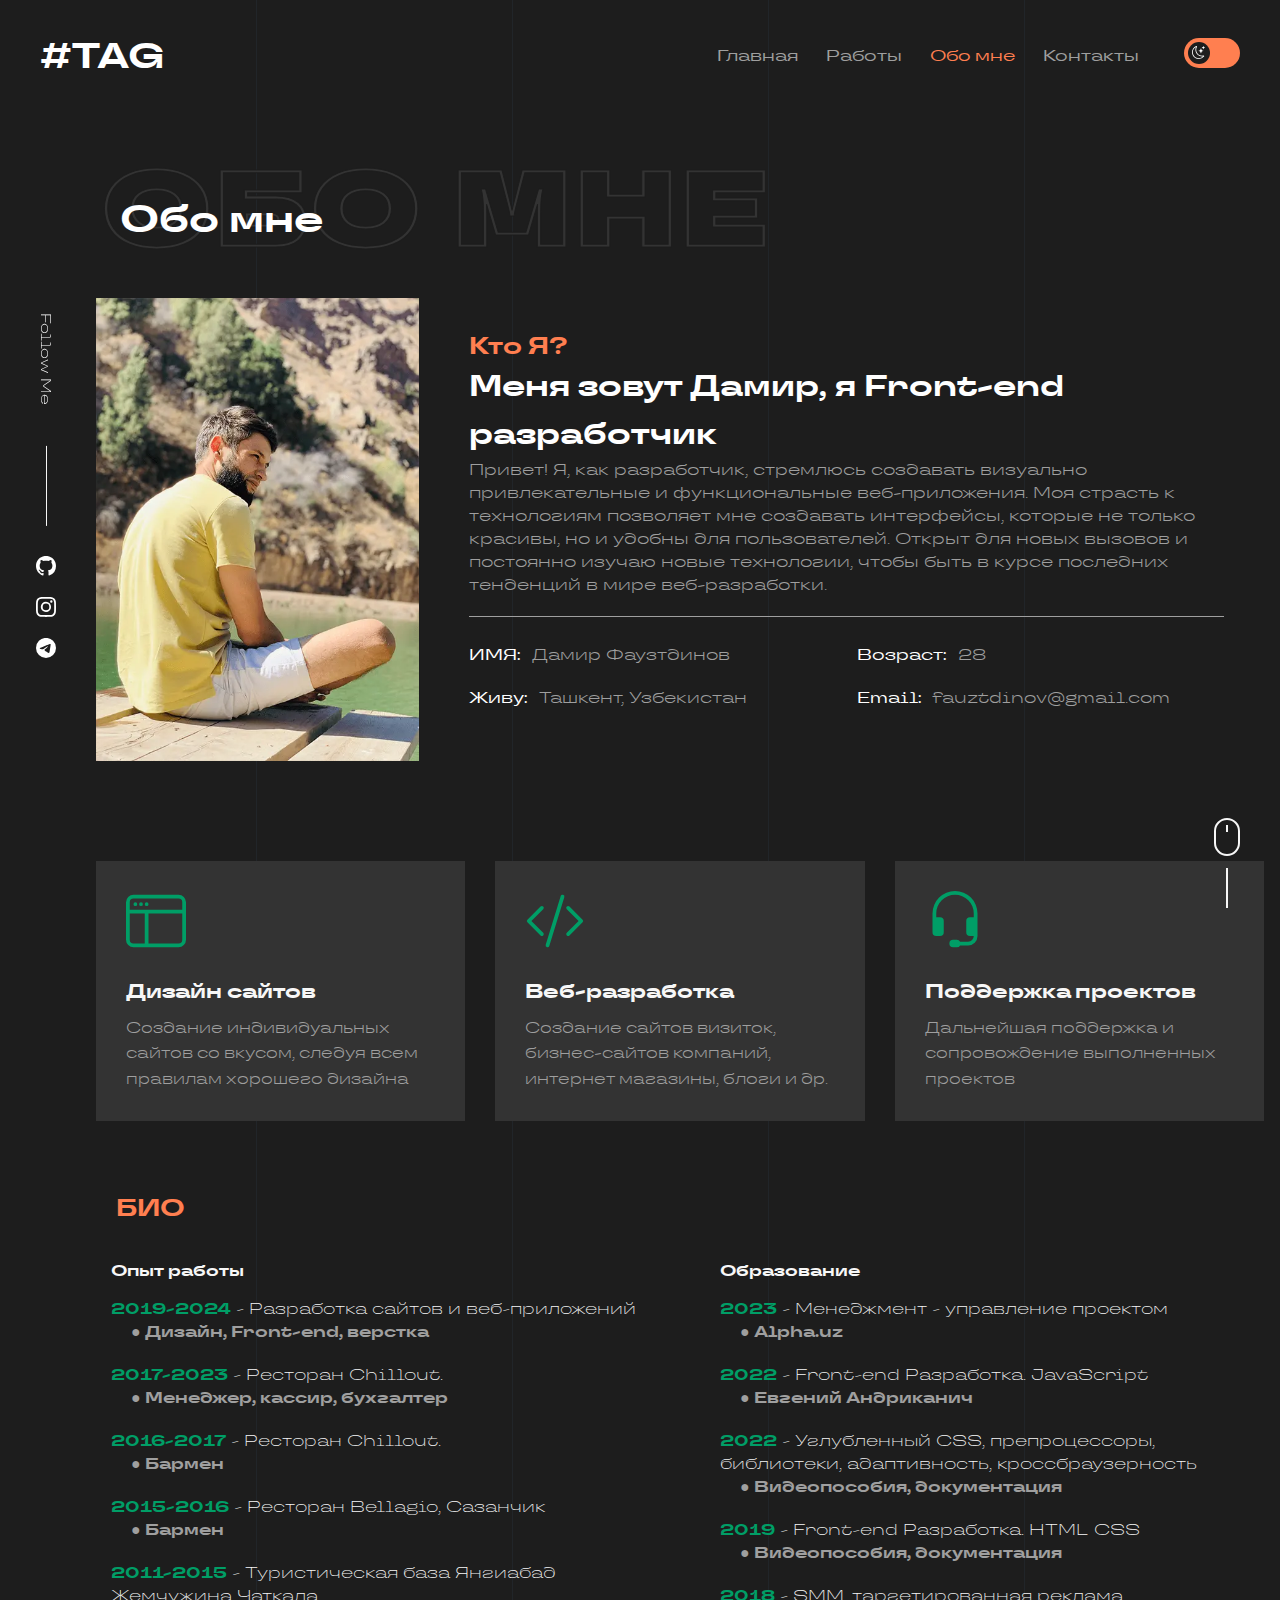
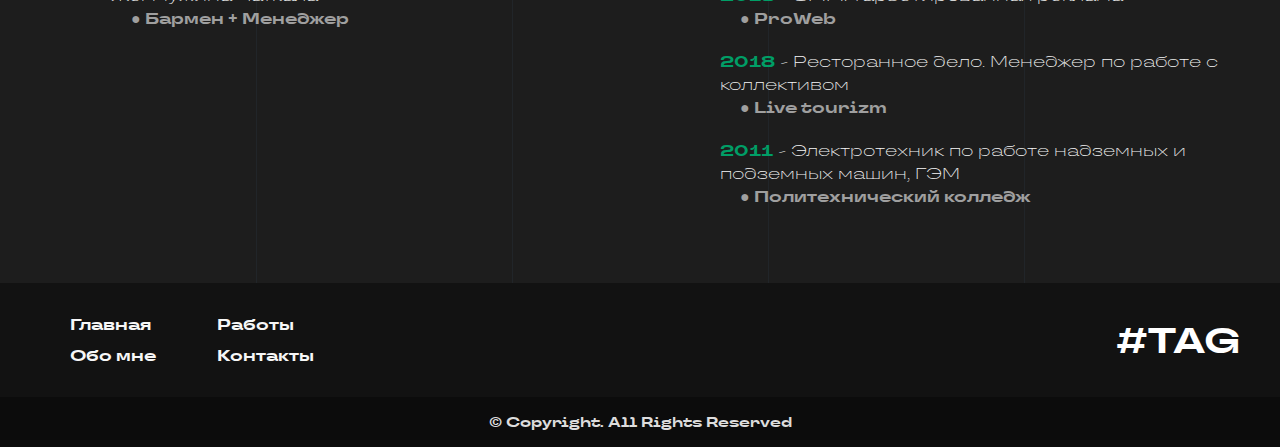
<file: about.html>
<!DOCTYPE html>
<html lang="ru">

<head>
   <meta charset="UTF-8">
   <meta http-equiv="X-UA-Compatible" content="IE=edge">
   <meta name="viewport" content="width=device-width, initial-scale=1.0">
   <link rel="stylesheet" href="https://cdn.jsdelivr.net/npm/swiper@11/swiper-bundle.min.css?_v=20231228102722" />
   <link rel="stylesheet" href="css/style.min.css?_v=20231228102722">
   <link rel="apple-touch-icon" sizes="180x180" href="apple-touch-icon.png">
   <link rel="icon" type="image/png" sizes="32x32" href="favicon-32x32.png">
   <link rel="icon" type="image/png" sizes="16x16" href="favicon-16x16.png">
   <link rel="shortcut icon" href="favicon.ico" type="image/x-icon">
   <link rel="manifest" href="site.webmanifest">
   <meta name="msapplication-TileColor" content="#1d1d1d">
   <meta name="theme-color" content="#1d1d1d">
   <title>TAG company</title>
</head>

<body>
   <div class="wrapper">
      <div class="bgline1"></div>
      <div class="bgline2"></div>
      <div class="bgline3"></div>
      <div class="bgline4"></div>
      <header class="header">
         <div class="header__body container">
            <div class="header__logo">
               <a href="index.html">#TAG</a>
            </div>
            <div class="header__menu menu">
               <div class="menu__icon">
                  <span></span>
               </div>
               <nav class="menu__body">
                  <ul class="menu__list">
                     <li><a href="index.html" class="menu__link" data-title="Главная"><span>Главная</span></a></li>
                     <li><a href="cases.html" class="menu__link" data-title="Работы"><span>Работы</span></a></li>
                     <li><a href="about.html" class="menu__link active" data-title="Обо мне"><span>Обо мне</span></a>
                     </li>
                     <li><a href="contacts.html" class="menu__link" data-title="Контакты"><span>Контакты</span></a></li>
                  </ul>

                  <div class="toggle-theme">
                     <label class="switch" for="toggle">
                        <input type="checkbox" id="toggle">
                        <div class="slider left"></div>
                     </label>
                  </div>
               </nav>
            </div>
         </div>
      </header>
      <main>
         <div class="socials">
            <div class="socials__text">Follow Me</div>
            <div class="socials__line"></div>
            <div class="socials__links">
               <div class="socials__link">
                  <a href="https://github.com/fauztdin0ff" target="_blank"><svg xmlns="http://www.w3.org/2000/svg"
                        width="20" height="20" fill="currentColor" class="bi bi-github" viewBox="0 0 16 16">
                        <path
                           d="M8 0C3.58 0 0 3.58 0 8c0 3.54 2.29 6.53 5.47 7.59.4.07.55-.17.55-.38 0-.19-.01-.82-.01-1.49-2.01.37-2.53-.49-2.69-.94-.09-.23-.48-.94-.82-1.13-.28-.15-.68-.52-.01-.53.63-.01 1.08.58 1.23.82.72 1.21 1.87.87 2.33.66.07-.52.28-.87.51-1.07-1.78-.2-3.64-.89-3.64-3.95 0-.87.31-1.59.82-2.15-.08-.2-.36-1.02.08-2.12 0 0 .67-.21 2.2.82.64-.18 1.32-.27 2-.27.68 0 1.36.09 2 .27 1.53-1.04 2.2-.82 2.2-.82.44 1.1.16 1.92.08 2.12.51.56.82 1.27.82 2.15 0 3.07-1.87 3.75-3.65 3.95.29.25.54.73.54 1.48 0 1.07-.01 1.93-.01 2.2 0 .21.15.46.55.38A8.012 8.012 0 0 0 16 8c0-4.42-3.58-8-8-8z" />
                     </svg></a>
               </div>
               <div class="socials__link">
                  <a href="https://www.instagram.com/fauztdin0ff?igsh=NGVhN2U2NjQ0Yg==" target="_blank"><svg
                        xmlns="http://www.w3.org/2000/svg" width="20" height="20" fill="currentColor"
                        class="bi bi-instagram" viewBox="0 0 16 16">
                        <path
                           d="M8 0C5.829 0 5.556.01 4.703.048 3.85.088 3.269.222 2.76.42a3.917 3.917 0 0 0-1.417.923A3.927 3.927 0 0 0 .42 2.76C.222 3.268.087 3.85.048 4.7.01 5.555 0 5.827 0 8.001c0 2.172.01 2.444.048 3.297.04.852.174 1.433.372 1.942.205.526.478.972.923 1.417.444.445.89.719 1.416.923.51.198 1.09.333 1.942.372C5.555 15.99 5.827 16 8 16s2.444-.01 3.298-.048c.851-.04 1.434-.174 1.943-.372a3.916 3.916 0 0 0 1.416-.923c.445-.445.718-.891.923-1.417.197-.509.332-1.09.372-1.942C15.99 10.445 16 10.173 16 8s-.01-2.445-.048-3.299c-.04-.851-.175-1.433-.372-1.941a3.926 3.926 0 0 0-.923-1.417A3.911 3.911 0 0 0 13.24.42c-.51-.198-1.092-.333-1.943-.372C10.443.01 10.172 0 7.998 0h.003zm-.717 1.442h.718c2.136 0 2.389.007 3.232.046.78.035 1.204.166 1.486.275.373.145.64.319.92.599.28.28.453.546.598.92.11.281.24.705.275 1.485.039.843.047 1.096.047 3.231s-.008 2.389-.047 3.232c-.035.78-.166 1.203-.275 1.485a2.47 2.47 0 0 1-.599.919c-.28.28-.546.453-.92.598-.28.11-.704.24-1.485.276-.843.038-1.096.047-3.232.047s-2.39-.009-3.233-.047c-.78-.036-1.203-.166-1.485-.276a2.478 2.478 0 0 1-.92-.598 2.48 2.48 0 0 1-.6-.92c-.109-.281-.24-.705-.275-1.485-.038-.843-.046-1.096-.046-3.233 0-2.136.008-2.388.046-3.231.036-.78.166-1.204.276-1.486.145-.373.319-.64.599-.92.28-.28.546-.453.92-.598.282-.11.705-.24 1.485-.276.738-.034 1.024-.044 2.515-.045v.002zm4.988 1.328a.96.96 0 1 0 0 1.92.96.96 0 0 0 0-1.92zm-4.27 1.122a4.109 4.109 0 1 0 0 8.217 4.109 4.109 0 0 0 0-8.217zm0 1.441a2.667 2.667 0 1 1 0 5.334 2.667 2.667 0 0 1 0-5.334z" />
                     </svg></a>
               </div>
               <div class="socials__link">
                  <a href="https://t.me/fauztdin0ff" target="_blank"><svg xmlns="http://www.w3.org/2000/svg" width="20"
                        height="20" fill="currentColor" class="bi bi-telegram" viewBox="0 0 16 16">
                        <path
                           d="M16 8A8 8 0 1 1 0 8a8 8 0 0 1 16 0zM8.287 5.906c-.778.324-2.334.994-4.666 2.01-.378.15-.577.298-.595.442-.03.243.275.339.69.47l.175.055c.408.133.958.288 1.243.294.26.006.549-.1.868-.32 2.179-1.471 3.304-2.214 3.374-2.23.05-.012.12-.026.166.016.047.041.042.12.037.141-.03.129-1.227 1.241-1.846 1.817-.193.18-.33.307-.358.336a8.154 8.154 0 0 1-.188.186c-.38.366-.664.64.015 1.088.327.216.589.393.85.571.284.194.568.387.936.629.093.06.183.125.27.187.331.236.63.448.997.414.214-.02.435-.22.547-.82.265-1.417.786-4.486.906-5.751a1.426 1.426 0 0 0-.013-.315.337.337 0 0 0-.114-.217.526.526 0 0 0-.31-.093c-.3.005-.763.166-2.984 1.09z" />
                     </svg></a>
               </div>
            </div>
         </div>
         <div class="scrolltop">
            <div class="scrolltop__down">
               <button class="scrolltop__mouse"></button>
               <div class="scrolltop__line"></div>
            </div>
         </div>
         <section class="about">
            <div class="about__body container">
               <div class="about__title title">
                  <h1 data-title="Обо мне">Обо мне</h1>
               </div>
               <section class="who">
                  <div class="who__body container">
                     <div class="who__image">
                        <picture>
                           <source srcset="img/iam.webp" type="image/webp"><img src="img/iam.png" alt="I am">
                        </picture>
                     </div>
                     <div class="who__content">
                        <div class="who__title">Кто Я?</div>
                        <div class="who__subtitle">
                           <h3>Меня зовут Дамир, я Front-end разработчик</h3>
                        </div>
                        <div class="who__text">
                           Привет! Я, как разработчик, стремлюсь создавать визуально привлекательные и функциональные
                           веб-приложения. Моя страсть к технологиям позволяет мне создавать интерфейсы, которые не
                           только красивы, но и удобны для пользователей. Открыт для новых вызовов и постоянно изучаю
                           новые
                           технологии, чтобы быть в курсе последних тенденций в мире веб-разработки.
                        </div>
                        <div class="who__info">
                           <p><span>ИМЯ: </span> Дамир Фаузтдинов</p>
                           <p><span>Возраст: </span> 28</p>
                           <p><span>Живу: </span> Ташкент, Узбекистан</p>
                           <p><span>Email: </span> fauztdinov@gmail.com</p>
                        </div>
                        <!-- 
                        <div class="who__download-resume">
                           <a href="">Скачать <span>CV</span><span><svg xmlns="http://www.w3.org/2000/svg" width="20"
                                    height="20" fill="currentColor" class="bi bi-cloud-download" viewBox="0 0 16 16">
                                    <path
                                       d="M4.406 1.342A5.53 5.53 0 0 1 8 0c2.69 0 4.923 2 5.166 4.579C14.758 4.804 16 6.137 16 7.773 16 9.569 14.502 11 12.687 11H10a.5.5 0 0 1 0-1h2.688C13.979 10 15 8.988 15 7.773c0-1.216-1.02-2.228-2.313-2.228h-.5v-.5C12.188 2.825 10.328 1 8 1a4.53 4.53 0 0 0-2.941 1.1c-.757.652-1.153 1.438-1.153 2.055v.448l-.445.049C2.064 4.805 1 5.952 1 7.318 1 8.785 2.23 10 3.781 10H6a.5.5 0 0 1 0 1H3.781C1.708 11 0 9.366 0 7.318c0-1.763 1.266-3.223 2.942-3.593.143-.863.698-1.723 1.464-2.383z" />
                                    <path
                                       d="M7.646 15.854a.5.5 0 0 0 .708 0l3-3a.5.5 0 0 0-.708-.708L8.5 14.293V5.5a.5.5 0 0 0-1 0v8.793l-2.146-2.147a.5.5 0 0 0-.708.708l3 3z" />
                                 </svg></span></a>
                        </div> -->
                     </div>
                  </div>
               </section>
            </div>
         </section>
         <section class="bio">
            <div class="bio__body container">
               <div class="bio__blocks">
                  <div class="bio__block block-bio">
                     <div class="block-bio__icon"><svg xmlns="http://www.w3.org/2000/svg" width="16" height="16"
                           fill="currentColor" class="bi bi-window-sidebar" viewBox="0 0 16 16">
                           <path
                              d="M2.5 4a.5.5 0 1 0 0-1 .5.5 0 0 0 0 1zm2-.5a.5.5 0 1 1-1 0 .5.5 0 0 1 1 0zm1 .5a.5.5 0 1 0 0-1 .5.5 0 0 0 0 1z" />
                           <path
                              d="M2 1a2 2 0 0 0-2 2v10a2 2 0 0 0 2 2h12a2 2 0 0 0 2-2V3a2 2 0 0 0-2-2H2zm12 1a1 1 0 0 1 1 1v2H1V3a1 1 0 0 1 1-1h12zM1 13V6h4v8H2a1 1 0 0 1-1-1zm5 1V6h9v7a1 1 0 0 1-1 1H6z" />
                        </svg></div>
                     <div class="block-bio__name">Дизайн сайтов</div>
                     <div class="block-bio__text">Создание индивидуальных сайтов со вкусом, следуя всем правилам
                        хорошего дизайна</div>
                  </div>
                  <div class="bio__block block-bio">
                     <div class="block-bio__icon"><svg xmlns="http://www.w3.org/2000/svg" width="16" height="16"
                           fill="currentColor" class="bi bi-code-slash" viewBox="0 0 16 16">
                           <path
                              d="M10.478 1.647a.5.5 0 1 0-.956-.294l-4 13a.5.5 0 0 0 .956.294l4-13zM4.854 4.146a.5.5 0 0 1 0 .708L1.707 8l3.147 3.146a.5.5 0 0 1-.708.708l-3.5-3.5a.5.5 0 0 1 0-.708l3.5-3.5a.5.5 0 0 1 .708 0zm6.292 0a.5.5 0 0 0 0 .708L14.293 8l-3.147 3.146a.5.5 0 0 0 .708.708l3.5-3.5a.5.5 0 0 0 0-.708l-3.5-3.5a.5.5 0 0 0-.708 0z" />
                        </svg></div>
                     <div class="block-bio__name">Веб-разработка</div>
                     <div class="block-bio__text">Создание сайтов визиток, бизнес-сайтов компаний, интернет магазины,
                        блоги и др.</div>
                  </div>
                  <div class="bio__block block-bio">
                     <div class="block-bio__icon"><svg xmlns="http://www.w3.org/2000/svg" width="16" height="16"
                           fill="currentColor" class="bi bi-headset" viewBox="0 0 16 16">
                           <path
                              d="M8 1a5 5 0 0 0-5 5v1h1a1 1 0 0 1 1 1v3a1 1 0 0 1-1 1H3a1 1 0 0 1-1-1V6a6 6 0 1 1 12 0v6a2.5 2.5 0 0 1-2.5 2.5H9.366a1 1 0 0 1-.866.5h-1a1 1 0 1 1 0-2h1a1 1 0 0 1 .866.5H11.5A1.5 1.5 0 0 0 13 12h-1a1 1 0 0 1-1-1V8a1 1 0 0 1 1-1h1V6a5 5 0 0 0-5-5z" />
                        </svg></div>
                     <div class="block-bio__name">Поддержка проектов</div>
                     <div class="block-bio__text">Дальнейшая поддержка и сопровождение выполненных проектов</div>
                  </div>
               </div>
               <div class="bio__title">
                  <h2>БИО</h2>
               </div>
               <div class="bio__info">
                  <div class="bio__columns">
                     <div class="bio__column">
                        <div class="bio__subtitle">Опыт работы</div>
                        <div class="advantages__info">
                           <div class="advantages__name">
                              <span>2019-2024</span> - Разработка сайтов и веб-приложений
                           </div>
                           <div class="advantages__text">
                              <p>● Дизайн, Front-end, верстка</p>
                           </div>
                           <div class="advantages__name">
                              <span>2017-2023</span> - Ресторан Chillout.
                           </div>
                           <div class="advantages__text">
                              <p>● Менеджер, кассир, бухгалтер</p>
                           </div>
                           <div class="advantages__name">
                              <span>2016-2017</span> - Ресторан Chillout.
                           </div>
                           <div class="advantages__text">
                              <p>● Бармен</p>
                           </div>
                           <div class="advantages__name">
                              <span>2015-2016</span> - Ресторан Bellagio, Сазанчик
                           </div>
                           <div class="advantages__text">
                              <p>● Бармен</p>
                           </div>
                           <div class="advantages__name">
                              <span>2011-2015</span> - Туристическая база Янгиабад Жемчужина Чаткала
                           </div>
                           <div class="advantages__text">
                              <p>● Бармен + Менеджер</p>
                           </div>
                        </div>
                     </div>
                     <div class="bio__column">
                        <div class="bio__subtitle">Образование</div>
                        <div class="advantages__info">
                           <div class="advantages__name">
                              <span>2023</span> - Менеджмент - управление проектом
                           </div>
                           <div class="advantages__text">
                              <p>● Alpha.uz</p>
                           </div>
                           <div class="advantages__name">
                              <span>2022</span> - Front-end Разработка. JavaScript
                           </div>
                           <div class="advantages__text">
                              <p>● Евгений Андриканич</p>
                           </div>
                           <div class="advantages__name">
                              <span>2022</span> - Углубленный CSS, препроцессоры, библиотеки, адаптивность,
                              кроссбраузерность
                           </div>
                           <div class="advantages__text">
                              <p>● Видеопособия, документация</p>
                           </div>
                           <div class="advantages__name">
                              <span>2019</span> - Front-end Разработка. HTML CSS
                           </div>
                           <div class="advantages__text">
                              <p>● Видеопособия, документация</p>
                           </div>
                           <div class="advantages__name">
                              <span>2018</span> - SMM. таргетированная реклама
                           </div>
                           <div class="advantages__text">
                              <p>● ProWeb</p>
                           </div>
                           <div class="advantages__name">
                              <span>2018</span> - Ресторанное дело. Менеджер по работе с коллективом
                           </div>
                           <div class="advantages__text">
                              <p>● Live tourizm</p>
                           </div>
                           <div class="advantages__name">
                              <span>2011</span> - Электротехник по работе надземных и подземных машин, ГЭМ
                           </div>
                           <div class="advantages__text">
                              <p>● Политехнический колледж</p>
                           </div>
                        </div>
                     </div>
                  </div>
               </div>


            </div>
         </section>

      </main>
      <footer class="footer">
         <div class="footer__body container">
            <div class="footer__menu">
               <ul>
                  <li><a href="index.html">Главная</a></li>
                  <li><a href="cases.html">Работы</a></li>
                  <li><a href="about.html">Обо мне</a></li>
                  <li><a href="contacts.html">Контакты</a></li>
               </ul>
            </div>
            <div class="header__logo">
               <a href="index.html">#TAG</a>
            </div>
         </div>
         <div class="copyright">
            <p>© Copyright. All Rights Reserved</p>
         </div>
      </footer>
      <script src="https://cdn.jsdelivr.net/npm/swiper@11/swiper-bundle.min.js?_v=20231228102722"></script>
      <script src="js/app.min.js?_v=20231228102722"></script>
   </div>
</body>

</html>
</file>
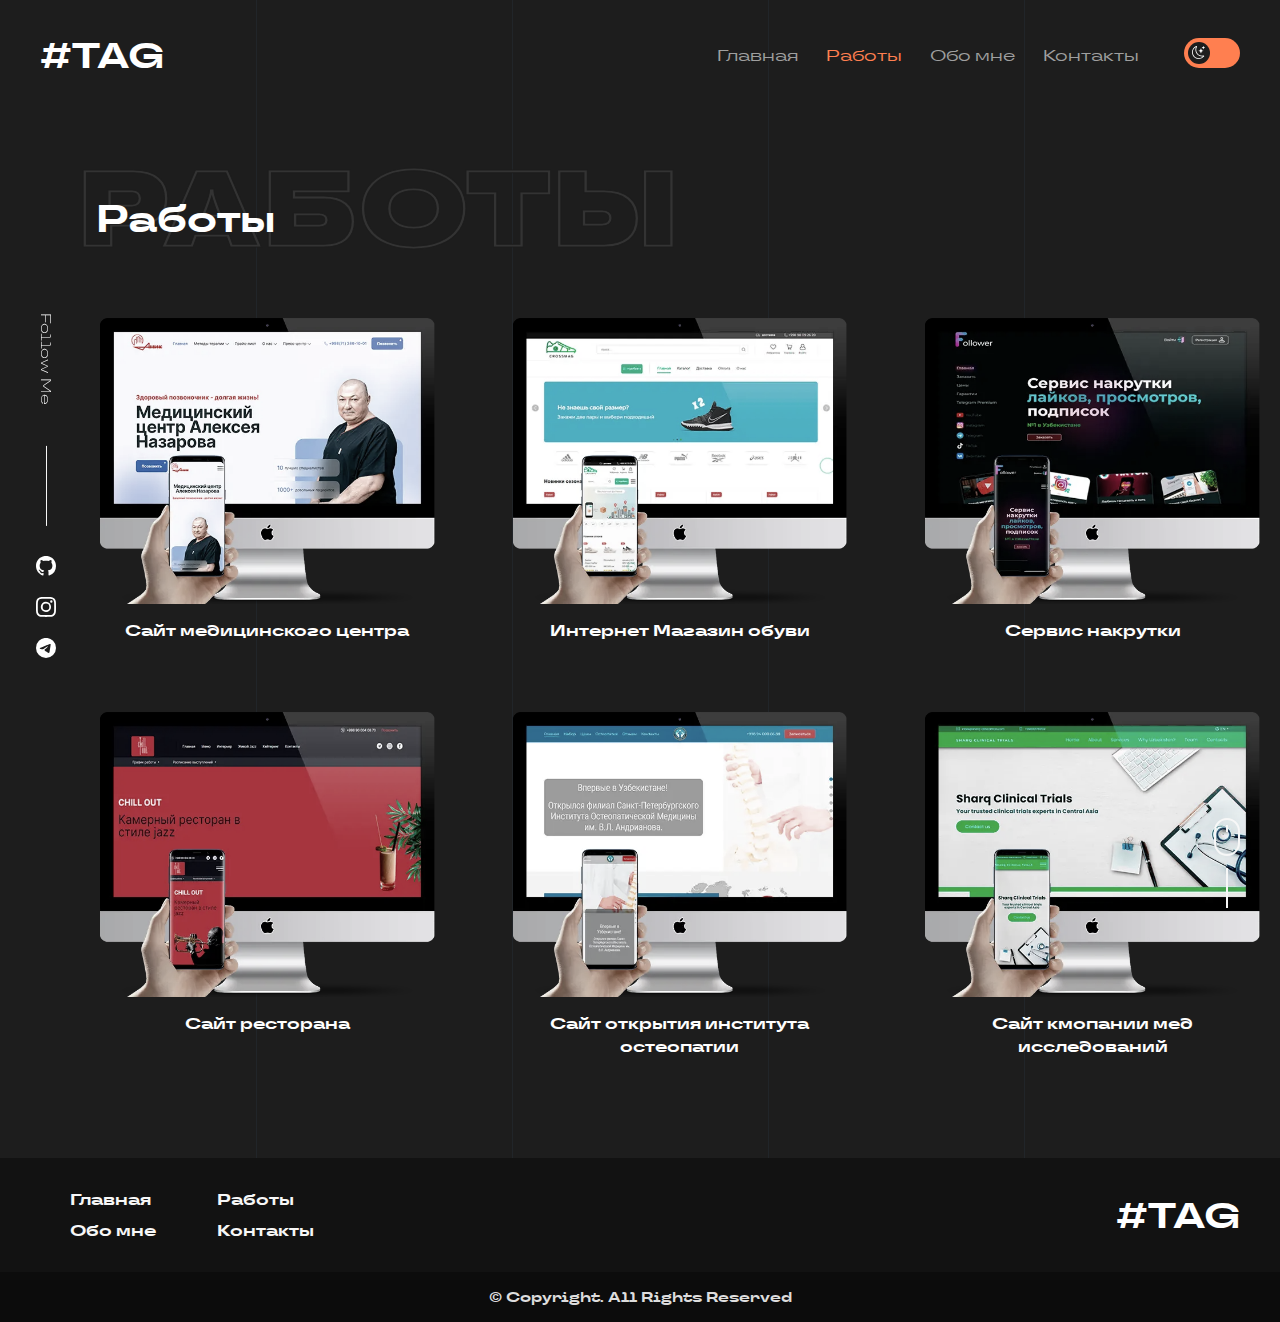
<file: cases.html>
<!DOCTYPE html>
<html lang="ru">

<head>
   <meta charset="UTF-8">
   <meta http-equiv="X-UA-Compatible" content="IE=edge">
   <meta name="viewport" content="width=device-width, initial-scale=1.0">
   <link rel="stylesheet" href="https://cdn.jsdelivr.net/npm/swiper@11/swiper-bundle.min.css?_v=20231228102722" />
   <link rel="stylesheet" href="css/style.min.css?_v=20231228102722">
   <link rel="apple-touch-icon" sizes="180x180" href="apple-touch-icon.png">
   <link rel="icon" type="image/png" sizes="32x32" href="favicon-32x32.png">
   <link rel="icon" type="image/png" sizes="16x16" href="favicon-16x16.png">
   <link rel="shortcut icon" href="favicon.ico" type="image/x-icon">
   <link rel="manifest" href="site.webmanifest">
   <meta name="msapplication-TileColor" content="#1d1d1d">
   <meta name="theme-color" content="#1d1d1d">
   <title>TAG company</title>
</head>

<body>
   <div class="wrapper">
      <div class="bgline1"></div>
      <div class="bgline2"></div>
      <div class="bgline3"></div>
      <div class="bgline4"></div>
      <header class="header">
         <div class="header__body container">
            <div class="header__logo">
               <a href="index.html">#TAG</a>
            </div>
            <div class="header__menu menu">
               <div class="menu__icon">
                  <span></span>
               </div>
               <nav class="menu__body">
                  <ul class="menu__list">
                     <li><a href="index.html" class="menu__link" data-title="Главная"><span>Главная</span></a></li>
                     <li><a href="cases.html" class="menu__link active" data-title="Работы"><span>Работы</span></a></li>
                     <li><a href="about.html" class="menu__link" data-title="Обо мне"><span>Обо мне</span></a></li>
                     <li><a href="contacts.html" class="menu__link" data-title="Контакты"><span>Контакты</span></a></li>
                  </ul>

                  <div class="toggle-theme">
                     <label class="switch" for="toggle">
                        <input type="checkbox" id="toggle">
                        <div class="slider left"></div>
                     </label>
                  </div>
               </nav>
            </div>
         </div>
      </header>
      <main>
         <div class="socials">
            <div class="socials__text">Follow Me</div>
            <div class="socials__line"></div>
            <div class="socials__links">
               <div class="socials__link">
                  <a href="https://github.com/fauztdin0ff" target="_blank"><svg xmlns="http://www.w3.org/2000/svg"
                        width="20" height="20" fill="currentColor" class="bi bi-github" viewBox="0 0 16 16">
                        <path
                           d="M8 0C3.58 0 0 3.58 0 8c0 3.54 2.29 6.53 5.47 7.59.4.07.55-.17.55-.38 0-.19-.01-.82-.01-1.49-2.01.37-2.53-.49-2.69-.94-.09-.23-.48-.94-.82-1.13-.28-.15-.68-.52-.01-.53.63-.01 1.08.58 1.23.82.72 1.21 1.87.87 2.33.66.07-.52.28-.87.51-1.07-1.78-.2-3.64-.89-3.64-3.95 0-.87.31-1.59.82-2.15-.08-.2-.36-1.02.08-2.12 0 0 .67-.21 2.2.82.64-.18 1.32-.27 2-.27.68 0 1.36.09 2 .27 1.53-1.04 2.2-.82 2.2-.82.44 1.1.16 1.92.08 2.12.51.56.82 1.27.82 2.15 0 3.07-1.87 3.75-3.65 3.95.29.25.54.73.54 1.48 0 1.07-.01 1.93-.01 2.2 0 .21.15.46.55.38A8.012 8.012 0 0 0 16 8c0-4.42-3.58-8-8-8z" />
                     </svg></a>
               </div>
               <div class="socials__link">
                  <a href="https://www.instagram.com/fauztdin0ff?igsh=NGVhN2U2NjQ0Yg==" target="_blank"><svg
                        xmlns="http://www.w3.org/2000/svg" width="20" height="20" fill="currentColor"
                        class="bi bi-instagram" viewBox="0 0 16 16">
                        <path
                           d="M8 0C5.829 0 5.556.01 4.703.048 3.85.088 3.269.222 2.76.42a3.917 3.917 0 0 0-1.417.923A3.927 3.927 0 0 0 .42 2.76C.222 3.268.087 3.85.048 4.7.01 5.555 0 5.827 0 8.001c0 2.172.01 2.444.048 3.297.04.852.174 1.433.372 1.942.205.526.478.972.923 1.417.444.445.89.719 1.416.923.51.198 1.09.333 1.942.372C5.555 15.99 5.827 16 8 16s2.444-.01 3.298-.048c.851-.04 1.434-.174 1.943-.372a3.916 3.916 0 0 0 1.416-.923c.445-.445.718-.891.923-1.417.197-.509.332-1.09.372-1.942C15.99 10.445 16 10.173 16 8s-.01-2.445-.048-3.299c-.04-.851-.175-1.433-.372-1.941a3.926 3.926 0 0 0-.923-1.417A3.911 3.911 0 0 0 13.24.42c-.51-.198-1.092-.333-1.943-.372C10.443.01 10.172 0 7.998 0h.003zm-.717 1.442h.718c2.136 0 2.389.007 3.232.046.78.035 1.204.166 1.486.275.373.145.64.319.92.599.28.28.453.546.598.92.11.281.24.705.275 1.485.039.843.047 1.096.047 3.231s-.008 2.389-.047 3.232c-.035.78-.166 1.203-.275 1.485a2.47 2.47 0 0 1-.599.919c-.28.28-.546.453-.92.598-.28.11-.704.24-1.485.276-.843.038-1.096.047-3.232.047s-2.39-.009-3.233-.047c-.78-.036-1.203-.166-1.485-.276a2.478 2.478 0 0 1-.92-.598 2.48 2.48 0 0 1-.6-.92c-.109-.281-.24-.705-.275-1.485-.038-.843-.046-1.096-.046-3.233 0-2.136.008-2.388.046-3.231.036-.78.166-1.204.276-1.486.145-.373.319-.64.599-.92.28-.28.546-.453.92-.598.282-.11.705-.24 1.485-.276.738-.034 1.024-.044 2.515-.045v.002zm4.988 1.328a.96.96 0 1 0 0 1.92.96.96 0 0 0 0-1.92zm-4.27 1.122a4.109 4.109 0 1 0 0 8.217 4.109 4.109 0 0 0 0-8.217zm0 1.441a2.667 2.667 0 1 1 0 5.334 2.667 2.667 0 0 1 0-5.334z" />
                     </svg></a>
               </div>
               <div class="socials__link">
                  <a href="https://t.me/fauztdin0ff" target="_blank"><svg xmlns="http://www.w3.org/2000/svg" width="20"
                        height="20" fill="currentColor" class="bi bi-telegram" viewBox="0 0 16 16">
                        <path
                           d="M16 8A8 8 0 1 1 0 8a8 8 0 0 1 16 0zM8.287 5.906c-.778.324-2.334.994-4.666 2.01-.378.15-.577.298-.595.442-.03.243.275.339.69.47l.175.055c.408.133.958.288 1.243.294.26.006.549-.1.868-.32 2.179-1.471 3.304-2.214 3.374-2.23.05-.012.12-.026.166.016.047.041.042.12.037.141-.03.129-1.227 1.241-1.846 1.817-.193.18-.33.307-.358.336a8.154 8.154 0 0 1-.188.186c-.38.366-.664.64.015 1.088.327.216.589.393.85.571.284.194.568.387.936.629.093.06.183.125.27.187.331.236.63.448.997.414.214-.02.435-.22.547-.82.265-1.417.786-4.486.906-5.751a1.426 1.426 0 0 0-.013-.315.337.337 0 0 0-.114-.217.526.526 0 0 0-.31-.093c-.3.005-.763.166-2.984 1.09z" />
                     </svg></a>
               </div>
            </div>
         </div>
         <div class="scrolltop">
            <div class="scrolltop__down">
               <button class="scrolltop__mouse"></button>
               <div class="scrolltop__line"></div>
            </div>
         </div>
         <section class="cases">
            <div class="cases__body container">
               <div class="cases__title title">
                  <h1 data-title="Работы">Работы</h1>
               </div>
               <div class="cases__grid">
                  <a href="doctornazarov/" target="_blank" class="case">
                     <div class="case__image">
                        <picture>
                           <source srcset="img/portfolio/doctornazarov.webp" type="image/webp"><img
                              src="img/portfolio/doctornazarov.png" alt="case-img">
                        </picture>
                        <div class="case__details">
                           <svg xmlns="http://www.w3.org/2000/svg" width="20" height="20" fill="currentColor"
                              class="bi bi-app-indicator" viewBox="0 0 16 16">
                              <path
                                 d="M5.5 2A3.5 3.5 0 0 0 2 5.5v5A3.5 3.5 0 0 0 5.5 14h5a3.5 3.5 0 0 0 3.5-3.5V8a.5.5 0 0 1 1 0v2.5a4.5 4.5 0 0 1-4.5 4.5h-5A4.5 4.5 0 0 1 1 10.5v-5A4.5 4.5 0 0 1 5.5 1H8a.5.5 0 0 1 0 1H5.5z" />
                              <path d="M16 3a3 3 0 1 1-6 0 3 3 0 0 1 6 0z" />
                           </svg>
                           <p>Перейти</p>
                        </div>
                     </div>
                     <div class="case__name">Сайт медицинского центра</div>
                  </a>
                  <a href="crossmag/" target="_blank" class="case">
                     <div class="case__image">
                        <picture>
                           <source srcset="img/portfolio/crossmag.webp" type="image/webp"><img
                              src="img/portfolio/crossmag.png" alt="case-img">
                        </picture>
                        <div class="case__details">
                           <svg xmlns="http://www.w3.org/2000/svg" width="20" height="20" fill="currentColor"
                              class="bi bi-app-indicator" viewBox="0 0 16 16">
                              <path
                                 d="M5.5 2A3.5 3.5 0 0 0 2 5.5v5A3.5 3.5 0 0 0 5.5 14h5a3.5 3.5 0 0 0 3.5-3.5V8a.5.5 0 0 1 1 0v2.5a4.5 4.5 0 0 1-4.5 4.5h-5A4.5 4.5 0 0 1 1 10.5v-5A4.5 4.5 0 0 1 5.5 1H8a.5.5 0 0 1 0 1H5.5z" />
                              <path d="M16 3a3 3 0 1 1-6 0 3 3 0 0 1 6 0z" />
                           </svg>
                           <p>Перейти</p>
                        </div>
                     </div>
                     <div class="case__name">Интернет Магазин обуви</div>
                  </a>
                  <a href="follower/" target="_blank" class="case">
                     <div class="case__image">
                        <picture>
                           <source srcset="img/portfolio/follower.webp" type="image/webp"><img
                              src="img/portfolio/follower.png" alt="case-img">
                        </picture>
                        <div class="case__details">
                           <svg xmlns="http://www.w3.org/2000/svg" width="20" height="20" fill="currentColor"
                              class="bi bi-app-indicator" viewBox="0 0 16 16">
                              <path
                                 d="M5.5 2A3.5 3.5 0 0 0 2 5.5v5A3.5 3.5 0 0 0 5.5 14h5a3.5 3.5 0 0 0 3.5-3.5V8a.5.5 0 0 1 1 0v2.5a4.5 4.5 0 0 1-4.5 4.5h-5A4.5 4.5 0 0 1 1 10.5v-5A4.5 4.5 0 0 1 5.5 1H8a.5.5 0 0 1 0 1H5.5z" />
                              <path d="M16 3a3 3 0 1 1-6 0 3 3 0 0 1 6 0z" />
                           </svg>
                           <p>Перейти</p>
                        </div>
                     </div>
                     <div class="case__name">Сервис накрутки</div>
                  </a>
                  <a href="chillout/" target="_blank" class="case">
                     <div class="case__image">
                        <picture>
                           <source srcset="img/portfolio/chillout.webp" type="image/webp"><img
                              src="img/portfolio/chillout.png" alt="case-img">
                        </picture>
                        <div class="case__details">
                           <svg xmlns="http://www.w3.org/2000/svg" width="20" height="20" fill="currentColor"
                              class="bi bi-app-indicator" viewBox="0 0 16 16">
                              <path
                                 d="M5.5 2A3.5 3.5 0 0 0 2 5.5v5A3.5 3.5 0 0 0 5.5 14h5a3.5 3.5 0 0 0 3.5-3.5V8a.5.5 0 0 1 1 0v2.5a4.5 4.5 0 0 1-4.5 4.5h-5A4.5 4.5 0 0 1 1 10.5v-5A4.5 4.5 0 0 1 5.5 1H8a.5.5 0 0 1 0 1H5.5z" />
                              <path d="M16 3a3 3 0 1 1-6 0 3 3 0 0 1 6 0z" />
                           </svg>
                           <p>Перейти</p>
                        </div>
                     </div>
                     <div class="case__name">Сайт ресторана</div>
                  </a>
                  <a href="osteo/" target="_blank" class="case">
                     <div class="case__image">
                        <picture>
                           <source srcset="img/portfolio/osteo.webp" type="image/webp"><img
                              src="img/portfolio/osteo.png" alt="case-img">
                        </picture>
                        <div class="case__details">
                           <svg xmlns="http://www.w3.org/2000/svg" width="20" height="20" fill="currentColor"
                              class="bi bi-app-indicator" viewBox="0 0 16 16">
                              <path
                                 d="M5.5 2A3.5 3.5 0 0 0 2 5.5v5A3.5 3.5 0 0 0 5.5 14h5a3.5 3.5 0 0 0 3.5-3.5V8a.5.5 0 0 1 1 0v2.5a4.5 4.5 0 0 1-4.5 4.5h-5A4.5 4.5 0 0 1 1 10.5v-5A4.5 4.5 0 0 1 5.5 1H8a.5.5 0 0 1 0 1H5.5z" />
                              <path d="M16 3a3 3 0 1 1-6 0 3 3 0 0 1 6 0z" />
                           </svg>
                           <p>Перейти</p>
                        </div>
                     </div>
                     <div class="case__name">Сайт открытия института остеопатии</div>
                  </a>
                  <a href="sharqclinical/" target="_blank" class="case">
                     <div class="case__image">
                        <picture>
                           <source srcset="img/portfolio/sharqclinical.webp" type="image/webp"><img
                              src="img/portfolio/sharqclinical.png" alt="case-img">
                        </picture>
                        <div class="case__details">
                           <svg xmlns="http://www.w3.org/2000/svg" width="20" height="20" fill="currentColor"
                              class="bi bi-app-indicator" viewBox="0 0 16 16">
                              <path
                                 d="M5.5 2A3.5 3.5 0 0 0 2 5.5v5A3.5 3.5 0 0 0 5.5 14h5a3.5 3.5 0 0 0 3.5-3.5V8a.5.5 0 0 1 1 0v2.5a4.5 4.5 0 0 1-4.5 4.5h-5A4.5 4.5 0 0 1 1 10.5v-5A4.5 4.5 0 0 1 5.5 1H8a.5.5 0 0 1 0 1H5.5z" />
                              <path d="M16 3a3 3 0 1 1-6 0 3 3 0 0 1 6 0z" />
                           </svg>
                           <p>Перейти</p>
                        </div>
                     </div>
                     <div class="case__name">Сайт кмопании мед исследований</div>
                  </a>
               </div>
            </div>
         </section>
      </main>
      <footer class="footer">
         <div class="footer__body container">
            <div class="footer__menu">
               <ul>
                  <li><a href="index.html">Главная</a></li>
                  <li><a href="cases.html">Работы</a></li>
                  <li><a href="about.html">Обо мне</a></li>
                  <li><a href="contacts.html">Контакты</a></li>
               </ul>
            </div>
            <div class="header__logo">
               <a href="index.html">#TAG</a>
            </div>
         </div>
         <div class="copyright">
            <p>© Copyright. All Rights Reserved</p>
         </div>
      </footer>
      <script src="https://cdn.jsdelivr.net/npm/swiper@11/swiper-bundle.min.js?_v=20231228102722"></script>
      <script src="js/app.min.js?_v=20231228102722"></script>
   </div>
</body>

</html>
</file>
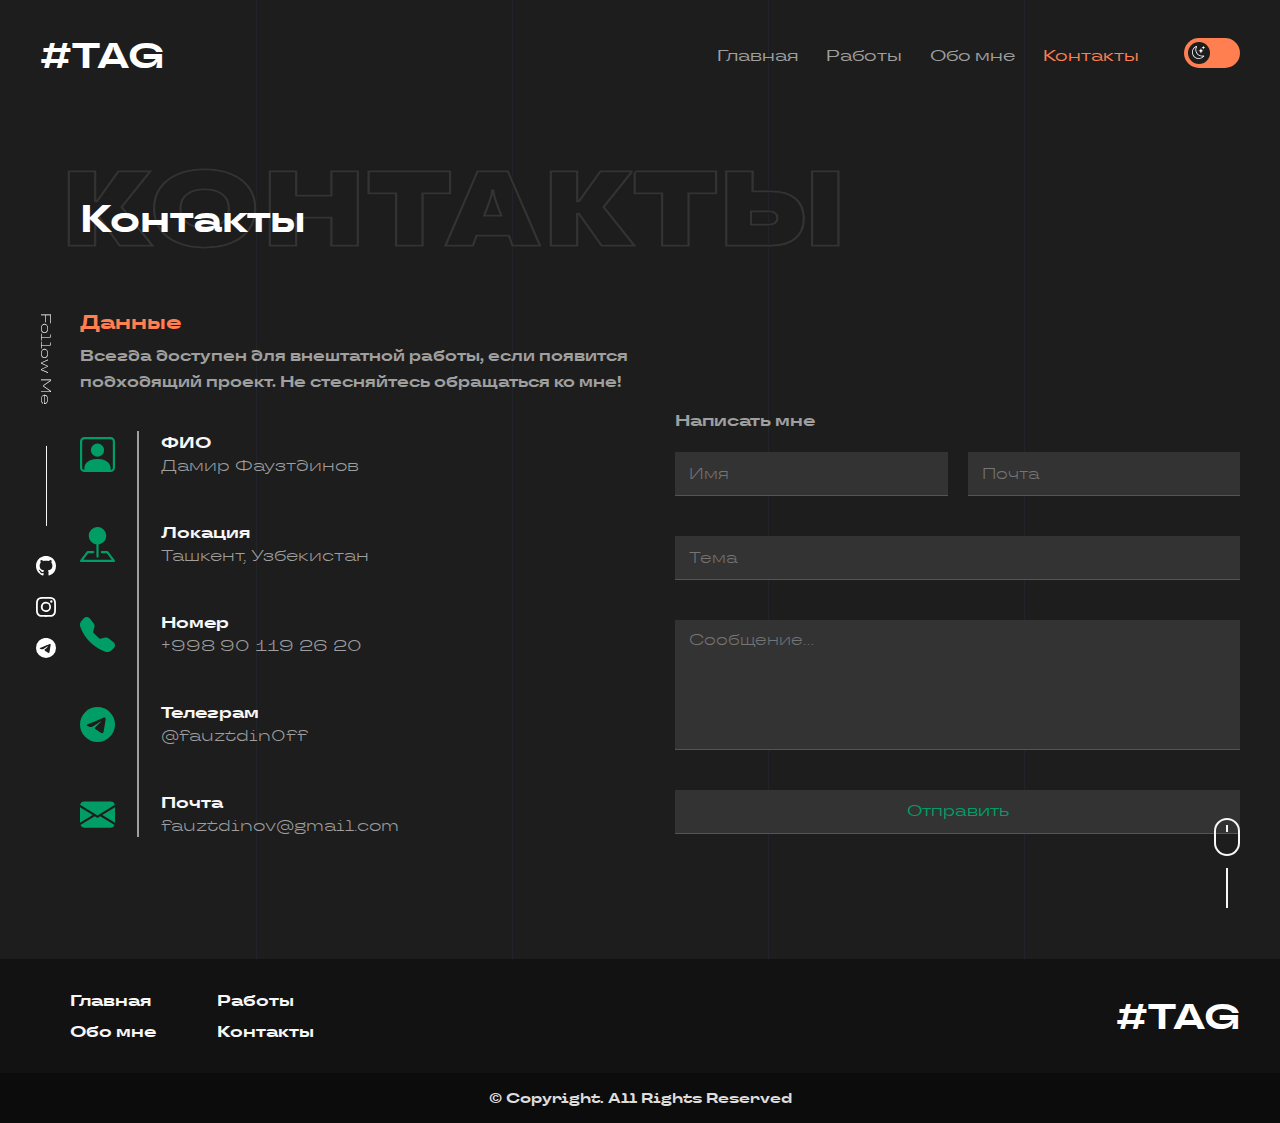
<file: contacts.html>
<!DOCTYPE html>
<html lang="ru">

<head>
   <meta charset="UTF-8">
   <meta http-equiv="X-UA-Compatible" content="IE=edge">
   <meta name="viewport" content="width=device-width, initial-scale=1.0">
   <link rel="stylesheet" href="https://cdn.jsdelivr.net/npm/swiper@11/swiper-bundle.min.css?_v=20231228102722" />
   <link rel="stylesheet" href="css/style.min.css?_v=20231228102722">
   <link rel="apple-touch-icon" sizes="180x180" href="apple-touch-icon.png">
   <link rel="icon" type="image/png" sizes="32x32" href="favicon-32x32.png">
   <link rel="icon" type="image/png" sizes="16x16" href="favicon-16x16.png">
   <link rel="shortcut icon" href="favicon.ico" type="image/x-icon">
   <link rel="manifest" href="site.webmanifest">
   <meta name="msapplication-TileColor" content="#1d1d1d">
   <meta name="theme-color" content="#1d1d1d">
   <title>TAG company</title>
</head>

<body>
   <div class="wrapper">
      <div class="bgline1"></div>
      <div class="bgline2"></div>
      <div class="bgline3"></div>
      <div class="bgline4"></div>
      <header class="header">
         <div class="header__body container">
            <div class="header__logo">
               <a href="index.html">#TAG</a>
            </div>
            <div class="header__menu menu">
               <div class="menu__icon">
                  <span></span>
               </div>
               <nav class="menu__body">
                  <ul class="menu__list">
                     <li><a href="index.html" class="menu__link" data-title="Главная"><span>Главная</span></a></li>
                     <li><a href="cases.html" class="menu__link" data-title="Работы"><span>Работы</span></a></li>
                     <li><a href="about.html" class="menu__link" data-title="Обо мне"><span>Обо мне</span></a></li>
                     <li><a href="contacts.html" class="menu__link active"
                           data-title="Контакты"><span>Контакты</span></a></li>
                  </ul>

                  <div class="toggle-theme">
                     <label class="switch" for="toggle">
                        <input type="checkbox" id="toggle">
                        <div class="slider left"></div>
                     </label>
                  </div>
               </nav>
            </div>
         </div>
      </header>
      <main>
         <div class="socials">
            <div class="socials__text">Follow Me</div>
            <div class="socials__line"></div>
            <div class="socials__links">
               <div class="socials__link">
                  <a href="https://github.com/fauztdin0ff" target="_blank"><svg xmlns="http://www.w3.org/2000/svg"
                        width="20" height="20" fill="currentColor" class="bi bi-github" viewBox="0 0 16 16">
                        <path
                           d="M8 0C3.58 0 0 3.58 0 8c0 3.54 2.29 6.53 5.47 7.59.4.07.55-.17.55-.38 0-.19-.01-.82-.01-1.49-2.01.37-2.53-.49-2.69-.94-.09-.23-.48-.94-.82-1.13-.28-.15-.68-.52-.01-.53.63-.01 1.08.58 1.23.82.72 1.21 1.87.87 2.33.66.07-.52.28-.87.51-1.07-1.78-.2-3.64-.89-3.64-3.95 0-.87.31-1.59.82-2.15-.08-.2-.36-1.02.08-2.12 0 0 .67-.21 2.2.82.64-.18 1.32-.27 2-.27.68 0 1.36.09 2 .27 1.53-1.04 2.2-.82 2.2-.82.44 1.1.16 1.92.08 2.12.51.56.82 1.27.82 2.15 0 3.07-1.87 3.75-3.65 3.95.29.25.54.73.54 1.48 0 1.07-.01 1.93-.01 2.2 0 .21.15.46.55.38A8.012 8.012 0 0 0 16 8c0-4.42-3.58-8-8-8z" />
                     </svg></a>
               </div>
               <div class="socials__link">
                  <a href="https://www.instagram.com/fauztdin0ff?igsh=NGVhN2U2NjQ0Yg==" target="_blank"><svg
                        xmlns="http://www.w3.org/2000/svg" width="20" height="20" fill="currentColor"
                        class="bi bi-instagram" viewBox="0 0 16 16">
                        <path
                           d="M8 0C5.829 0 5.556.01 4.703.048 3.85.088 3.269.222 2.76.42a3.917 3.917 0 0 0-1.417.923A3.927 3.927 0 0 0 .42 2.76C.222 3.268.087 3.85.048 4.7.01 5.555 0 5.827 0 8.001c0 2.172.01 2.444.048 3.297.04.852.174 1.433.372 1.942.205.526.478.972.923 1.417.444.445.89.719 1.416.923.51.198 1.09.333 1.942.372C5.555 15.99 5.827 16 8 16s2.444-.01 3.298-.048c.851-.04 1.434-.174 1.943-.372a3.916 3.916 0 0 0 1.416-.923c.445-.445.718-.891.923-1.417.197-.509.332-1.09.372-1.942C15.99 10.445 16 10.173 16 8s-.01-2.445-.048-3.299c-.04-.851-.175-1.433-.372-1.941a3.926 3.926 0 0 0-.923-1.417A3.911 3.911 0 0 0 13.24.42c-.51-.198-1.092-.333-1.943-.372C10.443.01 10.172 0 7.998 0h.003zm-.717 1.442h.718c2.136 0 2.389.007 3.232.046.78.035 1.204.166 1.486.275.373.145.64.319.92.599.28.28.453.546.598.92.11.281.24.705.275 1.485.039.843.047 1.096.047 3.231s-.008 2.389-.047 3.232c-.035.78-.166 1.203-.275 1.485a2.47 2.47 0 0 1-.599.919c-.28.28-.546.453-.92.598-.28.11-.704.24-1.485.276-.843.038-1.096.047-3.232.047s-2.39-.009-3.233-.047c-.78-.036-1.203-.166-1.485-.276a2.478 2.478 0 0 1-.92-.598 2.48 2.48 0 0 1-.6-.92c-.109-.281-.24-.705-.275-1.485-.038-.843-.046-1.096-.046-3.233 0-2.136.008-2.388.046-3.231.036-.78.166-1.204.276-1.486.145-.373.319-.64.599-.92.28-.28.546-.453.92-.598.282-.11.705-.24 1.485-.276.738-.034 1.024-.044 2.515-.045v.002zm4.988 1.328a.96.96 0 1 0 0 1.92.96.96 0 0 0 0-1.92zm-4.27 1.122a4.109 4.109 0 1 0 0 8.217 4.109 4.109 0 0 0 0-8.217zm0 1.441a2.667 2.667 0 1 1 0 5.334 2.667 2.667 0 0 1 0-5.334z" />
                     </svg></a>
               </div>
               <div class="socials__link">
                  <a href="https://t.me/fauztdin0ff" target="_blank"><svg xmlns="http://www.w3.org/2000/svg" width="20"
                        height="20" fill="currentColor" class="bi bi-telegram" viewBox="0 0 16 16">
                        <path
                           d="M16 8A8 8 0 1 1 0 8a8 8 0 0 1 16 0zM8.287 5.906c-.778.324-2.334.994-4.666 2.01-.378.15-.577.298-.595.442-.03.243.275.339.69.47l.175.055c.408.133.958.288 1.243.294.26.006.549-.1.868-.32 2.179-1.471 3.304-2.214 3.374-2.23.05-.012.12-.026.166.016.047.041.042.12.037.141-.03.129-1.227 1.241-1.846 1.817-.193.18-.33.307-.358.336a8.154 8.154 0 0 1-.188.186c-.38.366-.664.64.015 1.088.327.216.589.393.85.571.284.194.568.387.936.629.093.06.183.125.27.187.331.236.63.448.997.414.214-.02.435-.22.547-.82.265-1.417.786-4.486.906-5.751a1.426 1.426 0 0 0-.013-.315.337.337 0 0 0-.114-.217.526.526 0 0 0-.31-.093c-.3.005-.763.166-2.984 1.09z" />
                     </svg></a>
               </div>
            </div>
         </div>
         <div class="scrolltop">
            <div class="scrolltop__down">
               <button class="scrolltop__mouse"></button>
               <div class="scrolltop__line"></div>
            </div>
         </div>
         <section class="contacts">
            <div class="contacts__body container">
               <div class="contacts__title title">
                  <h1 data-title="Контакты">Контакты</h1>
               </div>
               <div class="contacts__content">
                  <div class="contacts__info info-contacts">
                     <div class="info-contacts__title">Данные</div>
                     <div class="info-contacts__subtitle">Всегда доступен для внештатной работы, если появится
                        подходящий проект. Не стесняйтесь обращаться ко мне!</div>
                     <div class="info-contacts__links">
                        <div class="info-contacts__link">
                           <div class="info-contacts__name">
                              <svg xmlns="http://www.w3.org/2000/svg" width="16" height="16" fill="currentColor"
                                 class="bi bi-person-square" viewBox="0 0 16 16">
                                 <path d="M11 6a3 3 0 1 1-6 0 3 3 0 0 1 6 0z" />
                                 <path
                                    d="M2 0a2 2 0 0 0-2 2v12a2 2 0 0 0 2 2h12a2 2 0 0 0 2-2V2a2 2 0 0 0-2-2H2zm12 1a1 1 0 0 1 1 1v12a1 1 0 0 1-1 1v-1c0-1-1-4-6-4s-6 3-6 4v1a1 1 0 0 1-1-1V2a1 1 0 0 1 1-1h12z" />
                              </svg>
                              <div class="info-contacts__value info-contacts__value-first">
                                 <p>ФИО</p>
                                 <span>Дамир Фаузтдинов</span>
                              </div>
                           </div>
                           <div class="info-contacts__location">
                              <svg xmlns="http://www.w3.org/2000/svg" width="16" height="16" fill="currentColor"
                                 class="bi bi-pin-map-fill" viewBox="0 0 16 16">
                                 <path fill-rule="evenodd"
                                    d="M3.1 11.2a.5.5 0 0 1 .4-.2H6a.5.5 0 0 1 0 1H3.75L1.5 15h13l-2.25-3H10a.5.5 0 0 1 0-1h2.5a.5.5 0 0 1 .4.2l3 4a.5.5 0 0 1-.4.8H.5a.5.5 0 0 1-.4-.8l3-4z" />
                                 <path fill-rule="evenodd"
                                    d="M4 4a4 4 0 1 1 4.5 3.969V13.5a.5.5 0 0 1-1 0V7.97A4 4 0 0 1 4 3.999z" />
                              </svg>
                              <div class="info-contacts__value">
                                 <p>Локация</p>
                                 <span>Ташкент, Узбекистан</span>
                              </div>
                           </div>
                           <div class="info-contacts__telephone">
                              <svg xmlns="http://www.w3.org/2000/svg" width="16" height="16" fill="currentColor"
                                 class="bi bi-telephone-fill" viewBox="0 0 16 16">
                                 <path fill-rule="evenodd"
                                    d="M1.885.511a1.745 1.745 0 0 1 2.61.163L6.29 2.98c.329.423.445.974.315 1.494l-.547 2.19a.678.678 0 0 0 .178.643l2.457 2.457a.678.678 0 0 0 .644.178l2.189-.547a1.745 1.745 0 0 1 1.494.315l2.306 1.794c.829.645.905 1.87.163 2.611l-1.034 1.034c-.74.74-1.846 1.065-2.877.702a18.634 18.634 0 0 1-7.01-4.42 18.634 18.634 0 0 1-4.42-7.009c-.362-1.03-.037-2.137.703-2.877L1.885.511z" />
                              </svg>
                              <div class="info-contacts__value">
                                 <p>Номер</p>
                                 <a href="tel:+998901192620">+998 90 119 26 20</a>
                              </div>
                           </div>
                           <div class="info-contacts__telephone">
                              <svg xmlns="http://www.w3.org/2000/svg" width="16" height="16" fill="currentColor"
                                 class="bi bi-telegram" viewBox="0 0 16 16">
                                 <path
                                    d="M16 8A8 8 0 1 1 0 8a8 8 0 0 1 16 0zM8.287 5.906c-.778.324-2.334.994-4.666 2.01-.378.15-.577.298-.595.442-.03.243.275.339.69.47l.175.055c.408.133.958.288 1.243.294.26.006.549-.1.868-.32 2.179-1.471 3.304-2.214 3.374-2.23.05-.012.12-.026.166.016.047.041.042.12.037.141-.03.129-1.227 1.241-1.846 1.817-.193.18-.33.307-.358.336a8.154 8.154 0 0 1-.188.186c-.38.366-.664.64.015 1.088.327.216.589.393.85.571.284.194.568.387.936.629.093.06.183.125.27.187.331.236.63.448.997.414.214-.02.435-.22.547-.82.265-1.417.786-4.486.906-5.751a1.426 1.426 0 0 0-.013-.315.337.337 0 0 0-.114-.217.526.526 0 0 0-.31-.093c-.3.005-.763.166-2.984 1.09z" />
                              </svg>
                              <div class="info-contacts__value">
                                 <p>Телеграм</p>
                                 <a href="https://t.me/fauztdin0ff">@fauztdin0ff</a>
                              </div>
                           </div>
                           <div class="info-contacts__mail">
                              <svg xmlns="http://www.w3.org/2000/svg" width="16" height="16" fill="currentColor"
                                 class="bi bi-envelope-fill" viewBox="0 0 16 16">
                                 <path
                                    d="M.05 3.555A2 2 0 0 1 2 2h12a2 2 0 0 1 1.95 1.555L8 8.414.05 3.555ZM0 4.697v7.104l5.803-3.558L0 4.697ZM6.761 8.83l-6.57 4.027A2 2 0 0 0 2 14h12a2 2 0 0 0 1.808-1.144l-6.57-4.027L8 9.586l-1.239-.757Zm3.436-.586L16 11.801V4.697l-5.803 3.546Z" />
                              </svg>
                              <div class="info-contacts__value info-contacts__value-last">
                                 <p>Почта</p>
                                 <a href="mailto:fauztdinov@gmail.com">fauztdinov@gmail.com</a>
                              </div>
                           </div>
                        </div>
                     </div>
                  </div>
                  <div class="contacts__form">
                     <p>Написать мне</p>
                     <form action="MAILTO:адрес_почты" method="post" enctype="text/plain">
                        <div>
                           <input type="text" id="name" name="name" placeholder="Имя">
                           <input type="text" id="email" name="email" placeholder="Почта">
                        </div>
                        <input type="text" id="subject" name="subject" placeholder="Тема">
                        <textarea id="message" name="message" rows="10" cols="50" placeholder="Сообщение..."></textarea>
                        <input type="submit" value="Отправить">
                     </form>
                  </div>
               </div>
            </div>
         </section>
      </main>
      <footer class="footer">
         <div class="footer__body container">
            <div class="footer__menu">
               <ul>
                  <li><a href="index.html">Главная</a></li>
                  <li><a href="cases.html">Работы</a></li>
                  <li><a href="about.html">Обо мне</a></li>
                  <li><a href="contacts.html">Контакты</a></li>
               </ul>
            </div>
            <div class="header__logo">
               <a href="index.html">#TAG</a>
            </div>
         </div>
         <div class="copyright">
            <p>© Copyright. All Rights Reserved</p>
         </div>
      </footer>
      <script src="https://cdn.jsdelivr.net/npm/swiper@11/swiper-bundle.min.js?_v=20231228102722"></script>
      <script src="js/app.min.js?_v=20231228102722"></script>
   </div>
</body>

</html>
</file>
<file: css/style.css>
@charset "UTF-8";

* {
  padding: 0;
  margin: 0;
  border: 0;
}

*,
*:before,
*:after {
  -webkit-box-sizing: border-box;
  box-sizing: border-box;
}

:focus,
:active {
  outline: none;
}

a:focus,
a:active {
  outline: none;
}

nav,
footer,
header,
aside {
  display: block;
}

html,
body {
  height: 100%;
  width: 100%;
  font-size: 100%;
  -ms-text-size-adjust: 100%;
  -moz-text-size-adjust: 100%;
  -webkit-text-size-adjust: 100%;
}

input::-ms-clear {
  display: none;
}

button {
  cursor: pointer;
}

button::-moz-focus-inner {
  padding: 0;
  border: 0;
}

a,
a:visited {
  text-decoration: none;
}

a:hover {
  text-decoration: none;
}

ul li {
  list-style: none;
}

img {
  vertical-align: top;
}

@font-face {
  font-family: Travels;
  font-display: swap;
  src: url("../fonts/Travels-Black-Outline.woff2") format("woff2"),
    url("../fonts/Travels-Black-Outline.woff") format("woff");
  font-weight: 100;
  font-style: normal;
}

@font-face {
  font-family: Travels;
  font-display: swap;
  src: url("../fonts/Travels-Black.woff2") format("woff2"), url("../fonts/Travels-Black.woff") format("woff");
  font-weight: 900;
  font-style: normal;
}

@font-face {
  font-family: Travels;
  font-display: swap;
  src: url("../fonts/Travels-Light.woff2") format("woff2"), url("../fonts/Travels-Light.woff") format("woff");
  font-weight: 300;
  font-style: normal;
}

@font-face {
  font-family: Travels;
  font-display: swap;
  src: url("../fonts/Travels-Bold.woff2") format("woff2"), url("../fonts/Travels-Bold.woff") format("woff");
  font-weight: 700;
  font-style: normal;
}

@font-face {
  font-family: Travels;
  font-display: swap;
  src: url("../fonts/Travels-Regular.woff2") format("woff2"), url("../fonts/Travels-Regular.woff") format("woff");
  font-weight: 400;
  font-style: normal;
}

@font-face {
  font-family: Travels;
  font-display: swap;
  src: url("../fonts/Travels-Medium.woff2") format("woff2"), url("../fonts/Travels-Medium.woff") format("woff");
  font-weight: 500;
  font-style: normal;
}

html {
  scroll-behavior: smooth;
}

body {
  background-color: #1d1d1d;
  /* Для вебкит-скроллбара (Chrome, Safari) */
  /* Для ползунка скроллбара */
  /* Для трека скроллбара (фон) */
  /* Для скрытия скроллбара на всех элементах, кроме ползунка и трека */
}

body::-webkit-scrollbar {
  width: 8px;
  /* Ширина скроллбара */
}

body::-webkit-scrollbar-thumb {
  background-color: #555;
  /* Цвет ползунка */
}

body::-webkit-scrollbar-thumb:hover {
  background-color: rgb(135, 135, 135);
}

body::-webkit-scrollbar-track {
  background: #333;
  /* Цвет трека */
}

body ::-webkit-scrollbar {
  display: none;
}

body._lock,
body._popup,
body._preloader {
  overflow: hidden;
}

.preloader {
  background-color: #101010;
  height: 100dvh;
  position: fixed;
  top: 0;
  width: 100vw;
  z-index: 99999;
}

.preloader::before {
  content: "LOADING";
  position: fixed;
  display: block;
  top: 45%;
  left: 50%;
  -webkit-transform: translateX(-50%);
  -ms-transform: translateX(-50%);
  transform: translateX(-50%);
  z-index: 99999;
  color: #fff;
  letter-spacing: 1.4em;
  font-size: 16px;
}

.preloader .loader-bar {
  background-color: #009e66;
}

.preloader .loader-bar::before {
  content: "";
  position: absolute;
  display: block;
  top: 50%;
  left: 33.3%;
  width: 33.3%;
  height: 1px;
  background-color: #009e66;
  z-index: 99999;
  -webkit-transform-origin: left;
  -ms-transform-origin: left;
  transform-origin: left;
  -webkit-transform: scaleX(0);
  -ms-transform: scaleX(0);
  transform: scaleX(0);
  -webkit-animation: loaderbar 2s infinite alternate;
  animation: loaderbar 2s infinite alternate;
}

@-webkit-keyframes loaderbar {
  0% {
    -webkit-transform: translateX(0) scaleX(0);
    transform: translateX(0) scaleX(0);
    -webkit-transform-origin: left;
    transform-origin: left;
    left: 33.3%;
    right: auto;
  }

  45% {
    -webkit-transform: translateX(0) scaleX(1);
    transform: translateX(0) scaleX(1);
    -webkit-transform-origin: left;
    transform-origin: left;
    left: 33.3%;
    right: auto;
  }

  50% {
    -webkit-transform: translateX(0) scaleX(1);
    transform: translateX(0) scaleX(1);
    -webkit-transform-origin: right;
    transform-origin: right;
    left: auto;
    right: 33.3%;
  }

  100% {
    -webkit-transform: translateX(0) scaleX(0);
    transform: translateX(0) scaleX(0);
    -webkit-transform-origin: right;
    transform-origin: right;
    left: auto;
    right: 33.3%;
  }
}

@keyframes loaderbar {
  0% {
    -webkit-transform: translateX(0) scaleX(0);
    transform: translateX(0) scaleX(0);
    -webkit-transform-origin: left;
    transform-origin: left;
    left: 33.3%;
    right: auto;
  }

  45% {
    -webkit-transform: translateX(0) scaleX(1);
    transform: translateX(0) scaleX(1);
    -webkit-transform-origin: left;
    transform-origin: left;
    left: 33.3%;
    right: auto;
  }

  50% {
    -webkit-transform: translateX(0) scaleX(1);
    transform: translateX(0) scaleX(1);
    -webkit-transform-origin: right;
    transform-origin: right;
    left: auto;
    right: 33.3%;
  }

  100% {
    -webkit-transform: translateX(0) scaleX(0);
    transform: translateX(0) scaleX(0);
    -webkit-transform-origin: right;
    transform-origin: right;
    left: auto;
    right: 33.3%;
  }
}

.wrapper {
  min-height: 100%;
  display: -webkit-box;
  display: -ms-flexbox;
  display: flex;
  -webkit-box-orient: vertical;
  -webkit-box-direction: normal;
  -ms-flex-direction: column;
  flex-direction: column;
  font-family: Travels;
  font-weight: 700;
  -webkit-transition: all 0.3s ease 0s;
  -o-transition: all 0.3s ease 0s;
  transition: all 0.3s ease 0s;
  position: relative;
}

.wrapper ::-moz-selection {
  color: white;
  background: #009e66;
}

.wrapper ::selection {
  color: white;
  background: #009e66;
}

.wrapper .bgline1,
.wrapper .bgline2,
.wrapper .bgline3,
.wrapper .bgline4 {
  position: absolute;
  top: 0;
  width: 1px;
  height: 100%;
  background-color: #212529;
  z-index: -1;
}

.wrapper .bgline1 {
  left: 20%;
}

.wrapper .bgline2 {
  left: 40%;
}

.wrapper .bgline3 {
  left: 60%;
}

.wrapper .bgline4 {
  left: 80%;
}

body.light-theme {
  background-color: #f7f7f7;
}

body.light-theme .bgline1,
body.light-theme .bgline2,
body.light-theme .bgline3,
body.light-theme .bgline4 {
  background-color: rgb(224, 224, 224);
}

main {
  -webkit-box-flex: 1;
  -ms-flex: 1 1 auto;
  flex: 1 1 auto;
}

.container {
  width: min(100% - 2rem, 1200px);
  margin-inline: auto;
}

/*------------------------------------------HEADER-----------------------------------------------*/

.header {
  padding: 30px 0;
  position: absolute;
  top: 0;
  left: 0;
  width: 100%;
  z-index: 99;
}

.header__body {
  display: -webkit-box;
  display: -ms-flexbox;
  display: flex;
  -webkit-box-align: center;
  -ms-flex-align: center;
  align-items: center;
  -webkit-box-pack: justify;
  -ms-flex-pack: justify;
  justify-content: space-between;
  gap: 20px;
}

.header__logo a {
  color: #fff;
  font-size: 36px;
  -webkit-transition: all 0.3s ease 0s;
  -o-transition: all 0.3s ease 0s;
  transition: all 0.3s ease 0s;
}

.header__logo a:hover {
  opacity: 0.8;
}

.menu {
  display: -webkit-box;
  display: -ms-flexbox;
  display: flex;
}

.menu__icon {
  display: none;
  will-change: transform;
}

.menu__body {
  display: -webkit-box;
  display: -ms-flexbox;
  display: flex;
  gap: 15px;
}

.menu__list li {
  overflow: hidden;
}

.menu__link {
  padding: 10px;
  color: #9f9f9f;
  font-weight: 500;
  -webkit-transition: all 0.4s ease 0s;
  -o-transition: all 0.4s ease 0s;
  transition: all 0.4s ease 0s;
  white-space: nowrap;
  position: relative;
}

.menu__link::after {
  content: attr(data-title);
  position: absolute;
  left: 0;
  top: 0;
  padding: 10px;
  display: block;
  opacity: 0;
  width: 100%;
  -webkit-transform: translateY(-100%);
  -ms-transform: translateY(-100%);
  transform: translateY(-100%);
  -webkit-transition: all 0.4s ease 0s;
  -o-transition: all 0.4s ease 0s;
  transition: all 0.4s ease 0s;
  color: coral;
}

.menu__link span {
  display: inline-block;
  -webkit-transition: all 0.4s ease 0s;
  -o-transition: all 0.4s ease 0s;
  transition: all 0.4s ease 0s;
  -webkit-transform: translateY(0px);
  -ms-transform: translateY(0px);
  transform: translateY(0px);
}

.menu__link:hover {
  color: #fff;
}

.menu__link:hover span {
  -webkit-transform: translateY(100px);
  -ms-transform: translateY(100px);
  transform: translateY(100px);
}

.menu__link:hover::after {
  opacity: 1;
  -webkit-transform: translateY(0);
  -ms-transform: translateY(0);
  transform: translateY(0);
}

.menu__link.active {
  color: coral;
}

/* Стили для переключателя */

.toggle-theme {
  height: 100%;
}

.switch {
  position: relative;
  display: inline-block;
  width: 56px;
  height: 30px;
  margin-left: 20px;
  -webkit-tap-highlight-color: rgba(255, 255, 255, 0);
  -webkit-tap-highlight-color: transparent;
}

.switch input {
  display: none;
}

.switch input:checked + .slider {
  background-color: #009e66;
}

.switch input:checked + .slider:before {
  -webkit-transform: translateX(26px);
  -ms-transform: translateX(26px);
  transform: translateX(26px);
}

.slider {
  position: absolute;
  cursor: pointer;
  top: 0;
  left: 0;
  right: 0;
  bottom: 0;
  background-color: coral;
  -webkit-transition: 0.4s;
  -o-transition: 0.4s;
  transition: 0.4s;
  border-radius: 34px;
}

.slider.left:before {
  content: "";
  display: -webkit-box;
  display: -ms-flexbox;
  display: flex;
  -webkit-box-pack: center;
  -ms-flex-pack: center;
  justify-content: center;
  -webkit-box-align: center;
  -ms-flex-align: center;
  align-items: center;
  position: absolute;
  height: 22px;
  width: 22px;
  left: 4px;
  bottom: 4px;
  background: url("../img/header/night.svg") center/60% 60% no-repeat;
  background-color: #1d1d1d;
  -webkit-transition: 0.4s;
  -o-transition: 0.4s;
  transition: 0.4s;
  border-radius: 50%;
}

.slider.right:before {
  content: "";
  display: -webkit-box;
  display: -ms-flexbox;
  display: flex;
  -webkit-box-pack: center;
  -ms-flex-pack: center;
  justify-content: center;
  -webkit-box-align: center;
  -ms-flex-align: center;
  align-items: center;
  position: absolute;
  height: 22px;
  width: 22px;
  left: 4px;
  bottom: 4px;
  background: url("../img/header/sun.svg") center/80% 80% no-repeat;
  background-color: white;
  -webkit-transition: 0.4s;
  -o-transition: 0.4s;
  transition: 0.4s;
  border-radius: 50%;
}

/*--------------------------------------------HOME---------------------------------------------*/

.socials {
  position: fixed;
  left: 0px;
  top: 50%;
  -webkit-transform: translateY(-30%);
  -ms-transform: translateY(-30%);
  transform: translateY(-30%);
  display: -webkit-box;
  display: -ms-flexbox;
  display: flex;
  -webkit-box-align: center;
  -ms-flex-align: center;
  align-items: center;
  gap: 30px;
  -webkit-box-orient: vertical;
  -webkit-box-direction: normal;
  -ms-flex-direction: column;
  flex-direction: column;
}

.socials__text {
  color: #fff;
  font-size: 14px;
  -webkit-transform: rotate(90deg);
  -ms-transform: rotate(90deg);
  transform: rotate(90deg);
  line-height: 1;
  font-weight: 300;
  margin-bottom: 50px;
}

.socials__line {
  width: 1px;
  height: 80px;
  background-color: #f7f7f7;
}

.socials__link {
  margin-bottom: 15px;
}

.socials__link svg {
  fill: #fff;
}

.no-webp .home {
  background: url("../img/main-bg.png") center/cover no-repeat;
}

.home {
  min-height: 100vh;
  display: -webkit-box;
  display: -ms-flexbox;
  display: flex;
  -webkit-box-orient: vertical;
  -webkit-box-direction: normal;
  -ms-flex-direction: column;
  flex-direction: column;
  -webkit-box-pack: end;
  -ms-flex-pack: end;
  justify-content: flex-end;
  padding: 150px 0 40px 80px;
}

.home__title {
  color: #fff;
  line-height: 1.2;
  margin-bottom: 40px;
}

.home__title h1 {
  font-size: 35px;
  font-weight: 300;
}

.home__title h3 {
  font-size: 35px;
  font-weight: 300;
}

.home__title h2 {
  font-size: 56px;
  font-weight: 700;
  margin: 7px 0;
  display: inline-block;
  white-space: nowrap;
}

.home__button {
  margin-bottom: 55px;
  height: 60px;
  z-index: 1;
  position: relative;
}

.home__button a {
  font-size: 18px;
  color: #fff;
  padding: 10px 30px;
  background-color: #009e66;
  position: relative;
  display: -webkit-inline-box;
  display: -ms-inline-flexbox;
  display: inline-flex;
}

.home__button a::after {
  content: "";
  position: absolute;
  display: block;
  top: -3px;
  left: -4px;
  width: 100%;
  height: 100%;
  border: 1px solid #ccc;
  z-index: -1;
}

.home__button a:hover {
  -webkit-transform: translate(-4px, -3px);
  -ms-transform: translate(-4px, -3px);
  transform: translate(-4px, -3px);
}

.home__button a:hover::after {
  border: 1px solid #009e66;
  top: 0;
  left: 0;
}

.home__infoblock {
  display: -webkit-box;
  display: -ms-flexbox;
  display: flex;
}

.infoblock__item {
  padding: 0 35px;
}

.infoblock__item:not(:last-child) {
  border-right: 1px solid #fff;
}

.infoblock__item:first-child {
  padding-left: 0;
}

.infoblock__item h5 {
  font-size: 18px;
  color: #fff;
  font-weight: 400;
}

.infoblock__item a {
  font-size: 18px;
  color: #9f9f9f;
  font-weight: 300;
  -webkit-transition: all 0.3s ease 0s;
  -o-transition: all 0.3s ease 0s;
  transition: all 0.3s ease 0s;
}

.infoblock__item a:hover {
  color: coral;
}

/* Анимация печатания текста */

@-webkit-keyframes typing {
  0%,
  100% {
    width: 0;
  }

  60%,
  80% {
    width: 90%;
  }
}

@keyframes typing {
  0%,
  100% {
    width: 0;
  }

  60%,
  80% {
    width: 90%;
  }
}

@-webkit-keyframes typingMobile {
  0%,
  100% {
    width: 0;
  }

  60%,
  80% {
    width: 100%;
  }
}

@keyframes typingMobile {
  0%,
  100% {
    width: 0;
  }

  60%,
  80% {
    width: 100%;
  }
}

/* Стиль для плавного появления и исчезания текста */

.typing-text {
  display: inline-block;
  overflow: hidden;
  white-space: nowrap;
  border-right: 4px solid transparent;
}

/* Анимация мигания курсора */

@-webkit-keyframes blink-caret {
  from,
  to {
    border-color: #fff;
  }

  50% {
    border-color: #fff;
  }
}

@keyframes blink-caret {
  from,
  to {
    border-color: #fff;
  }

  50% {
    border-color: #fff;
  }
}

.scrolltop {
  position: fixed;
  right: 40px;
  bottom: 40px;
  z-index: 99;
  -webkit-tap-highlight-color: rgba(255, 255, 255, 0);
  -webkit-tap-highlight-color: transparent;
}

.scrolltop__mouse {
  display: inline-block;
  height: 38px;
  width: 26px;
  border: 2px solid #f7f7f7;
  border-radius: 50px;
  background-color: transparent;
  position: relative;
  -webkit-animation: bounce 3s infinite ease-in-out;
  animation: bounce 3s infinite ease-in-out;
}

.scrolltop__mouse::before {
  content: "";
  width: 2px;
  height: 7px;
  background-color: #f7f7f7;
  position: absolute;
  top: 5px;
  left: 50%;
  -webkit-transform: translateX(-50%);
  -ms-transform: translateX(-50%);
  transform: translateX(-50%);
}

.scrolltop__line {
  width: 2px;
  height: 40px;
  background-color: #f7f7f7;
  position: absolute;
  top: 118%;
  left: 50%;
  -webkit-transform: translateX(-50%);
  -ms-transform: translateX(-50%);
  transform: translateX(-50%);
  -webkit-animation: altura 3s infinite ease 1.5s;
  animation: altura 3s infinite ease 1.5s;
}

@-webkit-keyframes altura {
  0% {
    height: 50px;
  }

  50% {
    height: 0;
  }

  60% {
    height: 0;
  }

  100% {
    height: 50px;
  }
}

@keyframes altura {
  0% {
    height: 50px;
  }

  50% {
    height: 0;
  }

  60% {
    height: 0;
  }

  100% {
    height: 50px;
  }
}

@-webkit-keyframes bounce {
  0% {
    -webkit-transform: translateY(-5px);
    transform: translateY(-5px);
  }

  50% {
    -webkit-transform: translateY(10px);
    transform: translateY(10px);
  }

  100% {
    -webkit-transform: translateY(-5px);
    transform: translateY(-5px);
  }
}

@keyframes bounce {
  0% {
    -webkit-transform: translateY(-5px);
    transform: translateY(-5px);
  }

  50% {
    -webkit-transform: translateY(10px);
    transform: translateY(10px);
  }

  100% {
    -webkit-transform: translateY(-5px);
    transform: translateY(-5px);
  }
}

.no-webp .light-theme .home {
  background: url("../img/main-bg-white.png") center/cover no-repeat;
}

/*--------------------------------------------WHO I AM---------------------------------------------*/

.who {
  color: #fff;
}

.who__body {
  display: -webkit-box;
  display: -ms-flexbox;
  display: flex;
  -webkit-box-align: center;
  -ms-flex-align: center;
  align-items: center;
  gap: 50px;
  padding: 60px 0 60px 40px;
}

.who__image {
  -webkit-box-flex: 0;
  -ms-flex: 0 1 30%;
  flex: 0 1 30%;
}

.who__image img {
  width: 100%;
}

.who__content {
  -webkit-box-flex: 0;
  -ms-flex: 0 1 70%;
  flex: 0 1 70%;
}

.who__title {
  font-size: 24px;
  font-weight: 600;
  color: coral;
}

.who__subtitle h3 {
  font-size: 30px;
  font-weight: 700;
  line-height: 1.6em;
}

.who__text {
  color: #9f9f9f;
  font-weight: 400;
  margin-bottom: 26px;
  border-bottom: 1px solid #9f9f9f;
  padding-bottom: 20px;
}

.who__info {
  display: -ms-grid;
  display: grid;
  -ms-grid-columns: (1fr) [2];
  grid-template-columns: repeat(2, 1fr);
  gap: 20px;
  margin-bottom: 20px;
}

.who__info p {
  color: #9f9f9f;
  font-weight: 400;
}

.who__info span {
  color: #fff;
  font-weight: 500;
  display: inline-block;
  margin-right: 7px;
}

.who__download-resume a {
  font-size: 16px;
  color: #fff;
  padding: 10px 30px;
  background-color: #009e66;
  display: -webkit-inline-box;
  display: -ms-inline-flexbox;
  display: inline-flex;
  gap: 7px;
  font-weight: 400;
  position: relative;
  overflow: hidden;
}

.who__download-resume a span {
  display: inline-block;
  -webkit-transition: all 0.3s ease 0s;
  -o-transition: all 0.3s ease 0s;
  transition: all 0.3s ease 0s;
}

.who__download-resume a span:nth-child(2) {
  position: absolute;
  bottom: 100%;
  right: 35px;
}

.who__download-resume a:hover span {
  -webkit-transform: translateY(40px);
  -ms-transform: translateY(40px);
  transform: translateY(40px);
}

/*--------------------------------------------RESUME---------------------------------------------*/

.resume__body {
  padding: 100px 0 60px 40px;
}

.resume__title {
  margin-bottom: 60px;
}

.resume__columns {
  display: -webkit-box;
  display: -ms-flexbox;
  display: flex;
  gap: 80px;
}

.resume__column {
  -webkit-box-flex: 0;
  -ms-flex: 0 1 50%;
  flex: 0 1 50%;
}

.resume__subtitle {
  margin-bottom: 20px;
  font-size: 24px;
  font-weight: 400;
  color: #f7f7f7;
}

.resume__items {
  background-color: #242424;
  border-left: 2px solid coral;
}

.resume__item {
  padding: 30px;
}

.resume__item:not(:last-child) {
  border-bottom: 1px solid #313131;
}

.title h4,
.title h1 {
  font-size: 38px;
  color: #fff;
  font-weight: 700;
  line-height: 100%;
  position: relative;
}

.title h4::before,
.title h1::before {
  content: attr(data-title);
  position: absolute;
  top: -10px;
  left: -20px;
  color: #333;
  -webkit-text-stroke: 1px #1d1d1d;
  font-size: 110px;
  font-weight: 100;
  max-width: 100%;
  white-space: nowrap;
  bottom: -30px;
  text-transform: uppercase;
  z-index: -1;
}

.item-resume {
  position: relative;
}

.item-resume::before {
  content: "";
  display: inline-block;
  position: absolute;
  top: 35px;
  left: 0;
  width: 25px;
  height: 15px;
  background-color: coral;
  -webkit-clip-path: polygon(0% 0%, 65% 1%, 100% 50%, 65% 100%, 0% 100%);
  clip-path: polygon(0% 0%, 65% 1%, 100% 50%, 65% 100%, 0% 100%);
}

.item-resume__title {
  color: #f7f7f7;
  font-size: 18px;
}

.item-resume__text {
  color: #9f9f9f;
  font-size: 15px;
  font-weight: 400;
  line-height: 160%;
}

.item-resume__text span {
  display: block;
  margin-bottom: 7px;
}

/*--------------------------------------------SKILLS---------------------------------------------*/

.skills__body {
  padding: 100px 0 100px 40px;
}

.skills__title {
  margin-bottom: 60px;
}

.skills__items {
  display: -ms-grid;
  display: grid;
  -ms-grid-columns: 1fr 1fr;
  grid-template-columns: 1fr 1fr;
  gap: 30px;
}

.skills__item:first-child span {
  width: 95%;
}

.skills__item:nth-child(2) span {
  width: 98%;
}

.skills__item:nth-child(3) span {
  width: 80%;
}

.skills__item:nth-child(4) span {
  width: 60%;
}

.skills__name {
  display: -webkit-box;
  display: -ms-flexbox;
  display: flex;
  -webkit-box-align: center;
  -ms-flex-align: center;
  align-items: center;
  -webkit-box-pack: justify;
  -ms-flex-pack: justify;
  justify-content: space-between;
  margin-bottom: 7px;
  color: #9f9f9f;
  font-weight: 400;
}

.skills__progressbar {
  width: 100%;
  height: 10px;
  background-color: #313131;
}

.skills__progressbar span {
  display: block;
  width: 80%;
  height: 10px;
  background-color: #009e66;
}

/*--------------------------------------------ОПЫТ---------------------------------------------*/

.experience__body {
  padding: 0px 0 100px 40px;
}

.experience__details {
  padding: 40px;
  background-color: #242424;
  color: #fff;
  display: -webkit-box;
  display: -ms-flexbox;
  display: flex;
  -webkit-box-pack: justify;
  -ms-flex-pack: justify;
  justify-content: space-between;
  gap: 30px;
  border-bottom: 2px solid #009e66;
}

.experience__item {
  display: -webkit-box;
  display: -ms-flexbox;
  display: flex;
  -webkit-box-align: center;
  -ms-flex-align: center;
  align-items: center;
  gap: 15px;
  line-height: 1;
}

.experience__item p {
  font-size: 22px;
  font-weight: 400;
}

.experience__item p:first-child {
  font-size: 45px;
  color: #009e66;
  font-weight: 700;
  -webkit-box-flex: 0;
  -ms-flex: 0 1 35%;
  flex: 0 1 35%;
  text-align: center;
}

/*--------------------------------------------Portf---------------------------------------------*/

.portf__body {
  padding: 100px 0 100px 40px;
}

.portf__title {
  margin-bottom: 100px;
}

.portf__button {
  text-align: center;
}

.portf__button a {
  font-size: 14px;
  font-weight: 500;
  line-height: 1.5em;
  fill: #009e66;
  color: #009e66;
  background-color: rgba(0, 158, 102, 0);
  border-style: solid;
  border-width: 2px;
  border-color: #009e66;
  border-radius: 0 0 0 0;
  padding: 8px 25px;
  display: -webkit-inline-box;
  display: -ms-inline-flexbox;
  display: inline-flex;
  -webkit-box-align: center;
  -ms-flex-align: center;
  align-items: center;
  -webkit-box-pack: center;
  -ms-flex-pack: center;
  justify-content: center;
  gap: 7px;
  -webkit-transition: all 0.3s ease 0s;
  -o-transition: all 0.3s ease 0s;
  transition: all 0.3s ease 0s;
}

.portf__button a:hover {
  background-color: #009e66;
  color: #fff;
}

.portf__button a:hover svg {
  -webkit-animation: rightArrow 0.8s ease infinite 0s;
  animation: rightArrow 0.8s ease infinite 0s;
}

.portf__grid {
  display: -ms-grid;
  display: grid;
  grid-template-columns: repeat(auto-fill, minmax(300px, 1fr));
  gap: 50px;
  margin-bottom: 40px;
}

.portf__item {
  display: block;
  text-align: center;
  position: relative;
}

.portf__item p {
  font-size: 18px;
  color: #fff;
  -webkit-transition: all 0.3s ease 0s;
  -o-transition: all 0.3s ease 0s;
  transition: all 0.3s ease 0s;
}

.portf__item:hover p {
  color: #009e66;
}

.portf__item:hover .portf__details {
  display: block;
}

.portf__item:hover img {
  -webkit-filter: brightness(0.1);
  filter: brightness(0.1);
}

.portf__img {
  margin-bottom: 15px;
  -webkit-filter: grayscale(0.5);
  filter: grayscale(0.5);
}

.portf__img img {
  width: 100%;
  height: 100%;
  -o-object-fit: cover;
  object-fit: cover;
  -o-object-position: bottom;
  object-position: bottom;
  -webkit-transition: all 0.3s ease 0s;
  -o-transition: all 0.3s ease 0s;
  transition: all 0.3s ease 0s;
}

.portf__details {
  display: none;
  width: 150px;
  position: absolute;
  top: 50%;
  left: 50%;
  -webkit-transform: translate(-50%, -50%);
  -ms-transform: translate(-50%, -50%);
  transform: translate(-50%, -50%);
  color: #009e66;
  -webkit-transition: all 0.3s ease 0s;
  -o-transition: all 0.3s ease 0s;
  transition: all 0.3s ease 0s;
}

.portf__details p {
  color: inherit;
  font-size: 14px;
}

.portf__details svg {
  width: 30px;
  height: 30px;
}

@-webkit-keyframes rightArrow {
  0%,
  100% {
    -webkit-transform: translateX(0);
    transform: translateX(0);
  }

  50% {
    -webkit-transform: translateX(7px);
    transform: translateX(7px);
  }
}

@keyframes rightArrow {
  0%,
  100% {
    -webkit-transform: translateX(0);
    transform: translateX(0);
  }

  50% {
    -webkit-transform: translateX(7px);
    transform: translateX(7px);
  }
}

/*--------------------------------------------PRICE---------------------------------------------*/

.home-price__body {
  padding: 100px 0 100px 40px;
}

.home-price__title {
  margin-bottom: 60px;
}

.home-price__cards {
  display: -webkit-box;
  display: -ms-flexbox;
  display: flex;
  gap: 20px;
}

.card-home-price {
  display: -webkit-box;
  display: -ms-flexbox;
  display: flex;
  -webkit-box-orient: vertical;
  -webkit-box-direction: normal;
  -ms-flex-direction: column;
  flex-direction: column;
  background-color: #242424;
  padding: 20px 30px;
  text-align: center;
}

.card-home-price__icon {
  color: #009e66;
  margin-bottom: 25px;
}

.card-home-price__icon svg {
  width: 50px;
  height: 50px;
}

.card-home-price__name {
  margin-bottom: 15px;
  font-size: 24px;
  color: #fff;
}

.card-home-price__price {
  margin-bottom: 20px;
  font-size: 22px;
  color: #009e66;
}

.card-home-price__text {
  -webkit-box-flex: 1;
  -ms-flex: 1 1 auto;
  flex: 1 1 auto;
  margin-bottom: 50px;
  font-size: 15px;
  color: #9f9f9f;
  font-weight: 400;
}

.card-home-price__text p:not(:last-child) {
  margin-bottom: 12px;
}

.card-home-price__button {
  margin-bottom: 20px;
}

.card-home-price__button a {
  font-size: 14px;
  font-weight: 500;
  line-height: 1.5em;
  color: #fff;
  background-color: #009e66;
  padding: 8px 25px;
  -webkit-transition: all 0.3s ease 0s;
  -o-transition: all 0.3s ease 0s;
  transition: all 0.3s ease 0s;
}

.card-home-price__button a:hover {
  color: #009e66;
  background-color: transparent;
  border: 1px solid #009e66;
}

/*--------------------------------------------ОТЗЫВЫ---------------------------------------------*/

.testimonials__body {
  padding: 100px 0 100px 40px;
}

.testimonials__title {
  margin-bottom: 60px;
}

.testimonials__write {
  text-align: center;
  margin-top: 15px;
}

.testimonials__button {
  display: inline-block;
  padding: 10px 20px;
  color: #fff;
  background-color: #009e66;
  border: 1px solid transparent;
  -webkit-transition: all 0.3s ease 0s;
  -o-transition: all 0.3s ease 0s;
  transition: all 0.3s ease 0s;
  font-family: Travels;
}

.testimonials__button:hover {
  cursor: pointer;
  background-color: transparent;
  border: 1px solid #009e66;
}

.testimonials__popup {
  position: fixed;
  top: 0;
  left: 0;
  width: 100vw;
  height: 100vh;
  display: none;
  -webkit-box-pack: center;
  -ms-flex-pack: center;
  justify-content: center;
  -webkit-box-align: center;
  -ms-flex-align: center;
  align-items: center;
  background-color: rgba(0, 0, 0, 0.9);
  overflow-y: scroll;
  z-index: 2;
  padding: 40px 0;
}

.testimonials__popup form {
  max-width: 800px;
  height: auto;
  background-color: #232323;
  color: #9f9f9f;
  padding: 60px 40px 40px;
  overflow: auto;
  position: relative;
}

.testimonials__popup form .close-popup {
  position: absolute;
  top: 20px;
  right: 20px;
  cursor: pointer;
  -webkit-transition: all 0.3s ease 0s;
  -o-transition: all 0.3s ease 0s;
  transition: all 0.3s ease 0s;
}

.testimonials__popup form .close-popup:hover {
  -webkit-transform: translateY(-4px) rotate(180deg);
  -ms-transform: translateY(-4px) rotate(180deg);
  transform: translateY(-4px) rotate(180deg);
}

.testimonials__popup label,
.testimonials__popup input,
.testimonials__popup select,
.testimonials__popup textarea {
  margin-bottom: 10px;
  font-size: 16px;
}

.testimonials__popup input[type="text"],
.testimonials__popup input[type="email"],
.testimonials__popup select,
.testimonials__popup textarea {
  width: 100%;
  padding: 8px;
  border-radius: 4px;
  border: 1px solid #ccc;
}

.testimonials__popup input:focus,
.testimonials__popup textarea:focus {
  -webkit-box-shadow: 0 0 10px #009e66;
  box-shadow: 0 0 10px #009e66;
}

.testimonials__popup textarea {
  resize: none;
}

.testimonials__popup input[type="submit"],
.testimonials__popup button {
  background-color: #009e66;
  color: white;
  padding: 10px 20px;
  cursor: pointer;
  font-size: 16px;
}

.testimonials__popup button {
  background-color: rgb(214, 54, 54);
}

.testimonials__popup button:hover {
  background-color: rgb(169, 34, 34);
}

.testimonials__popup input[type="submit"]:hover {
  background-color: #016b46;
}

.testimonials__popup ul.gender-list {
  list-style: none;
  padding: 0;
  margin: 0;
}

.testimonials__popup .form-btns {
  display: -webkit-box;
  display: -ms-flexbox;
  display: flex;
  -webkit-box-orient: horizontal;
  -webkit-box-direction: reverse;
  -ms-flex-direction: row-reverse;
  flex-direction: row-reverse;
  -webkit-box-pack: justify;
  -ms-flex-pack: justify;
  justify-content: space-between;
  -webkit-box-align: center;
  -ms-flex-align: center;
  align-items: center;
}

.testimonials__popup ul.gender-list li {
  display: inline-block;
  margin-right: 10px;
  cursor: pointer;
}

.testimonials__popup ul.gender-list li label {
  display: -webkit-inline-box;
  display: -ms-inline-flexbox;
  display: inline-flex;
  -webkit-box-pack: center;
  -ms-flex-pack: center;
  justify-content: center;
  -webkit-box-align: center;
  -ms-flex-align: center;
  align-items: center;
  padding: 7px;
  width: 30px;
  height: 30px;
  border-radius: 50%;
  border: 2px solid #ccc;
  line-height: 30px;
  text-align: center;
  cursor: pointer;
  font-size: 12px;
  font-weight: 400;
  -webkit-transition: all 0.3s ease 0s;
  -o-transition: all 0.3s ease 0s;
  transition: all 0.3s ease 0s;
}

.testimonials__popup ul.gender-list li label:hover {
  border-color: #009e66;
  color: #009e66;
}

.testimonials__popup ul.gender-list li input[type="radio"] {
  display: none;
}

.testimonials__popup ul.gender-list li input[type="radio"]:checked + label {
  border-color: #009e66;
  color: #009e66;
}

.swiper-wrapper {
  padding: 40px 0;
}

.swiper-slide {
  height: auto;
}

.swiper-scrollbar-drag {
  background-color: rgb(94, 94, 94);
}

.swiper-pagination-bullet-active {
  background-color: #009e66;
}

.testimonial {
  padding: 30px;
  background-color: #242424;
  color: #9f9f9f;
  margin-right: 20px;
  display: -webkit-box;
  display: -ms-flexbox;
  display: flex;
  -webkit-box-orient: vertical;
  -webkit-box-direction: normal;
  -ms-flex-direction: column;
  flex-direction: column;
  height: 100%;
}

.testimonial__title {
  display: -webkit-box;
  display: -ms-flexbox;
  display: flex;
  gap: 20px;
}

.testimonial__author {
  -webkit-box-flex: 1;
  -ms-flex: 1 1 auto;
  flex: 1 1 auto;
  display: -webkit-box;
  display: -ms-flexbox;
  display: flex;
  gap: 15px;
}

.testimonial__author-img {
  width: 65px;
  height: 65px;
  border-radius: 50%;
}

.testimonial__author-img img {
  width: 100%;
  height: 100%;
  -o-object-fit: contain;
  object-fit: contain;
}

.testimonial__author-name {
  margin-bottom: 20px;
}

.testimonial__author-name p:first-child {
  font-size: 16px;
  color: #fff;
}

.testimonial__author-name p:nth-child(2) {
  font-size: 14px;
  color: #fff;
}

.testimonial__author-name span {
  font-size: 14px;
  color: #777;
}

.testimonial__icon {
  -webkit-box-flex: 0;
  -ms-flex: 0 0 15%;
  flex: 0 0 15%;
}

.testimonial__icon svg {
  width: 100%;
  height: 100%;
  color: #009e66;
}

.testimonial__text {
  line-height: 1.95;
  font-weight: 400;
  -webkit-box-flex: 1;
  -ms-flex: 1 1 auto;
  flex: 1 1 auto;
}

.testimonial__text button {
  display: block;
  background-color: transparent;
  background-image: -webkit-gradient(linear, left top, left bottom, from(rgba(36, 36, 36, 0)), to(#242424));
  background-image: -o-linear-gradient(top, rgba(36, 36, 36, 0), #242424);
  background-image: linear-gradient(to bottom, rgba(36, 36, 36, 0), #242424);
  text-align: center;
  width: 100%;
  -webkit-tap-highlight-color: rgba(255, 255, 255, 0);
  -webkit-tap-highlight-color: transparent;
}

.testimonial__text button.active svg {
  -webkit-transform: rotate(180deg);
  -ms-transform: rotate(180deg);
  transform: rotate(180deg);
  -webkit-transition: all 0.3s ease 0s;
  -o-transition: all 0.3s ease 0s;
  transition: all 0.3s ease 0s;
}

.testimonial__text svg {
  width: 20px;
  height: 20px;
  color: #009e66;
}

.testimonial__text-content {
  -webkit-transition: all 0.3s ease 0s;
  -o-transition: all 0.3s ease 0s;
  transition: all 0.3s ease 0s;
  overflow: hidden;
}

/*--------------------------------------------footer---------------------------------------------*/

.footer {
  background-color: rgb(18, 18, 18);
}

.footer__body {
  padding: 30px 0 30px 30px;
  display: -webkit-box;
  display: -ms-flexbox;
  display: flex;
  -webkit-box-pack: justify;
  -ms-flex-pack: justify;
  justify-content: space-between;
  -webkit-box-align: center;
  -ms-flex-align: center;
  align-items: center;
  gap: 30px;
}

.footer__menu ul {
  display: -ms-grid;
  display: grid;
  -ms-grid-columns: 1fr 1fr;
  grid-template-columns: 1fr 1fr;
  -webkit-column-gap: 50px;
  -moz-column-gap: 50px;
  column-gap: 50px;
  row-gap: 8px;
}

.footer__menu a {
  -webkit-transition: all 0.3s ease 0s;
  -o-transition: all 0.3s ease 0s;
  transition: all 0.3s ease 0s;
  color: #f7f7f7;
  white-space: nowrap;
}

.footer__menu a:hover {
  color: coral;
}

.footer .header__logo {
  z-index: 0;
}

.copyright {
  background-color: rgb(12, 12, 12);
  color: #ddd;
  display: -webkit-box;
  display: -ms-flexbox;
  display: flex;
  -webkit-box-align: center;
  -ms-flex-align: center;
  align-items: center;
  -webkit-box-pack: center;
  -ms-flex-pack: center;
  justify-content: center;
  padding: 15px 5px;
  font-size: 14px;
}

/*--------------------------------------------РАБОТЫ---------------------------------------------*/

.cases {
  padding: 200px 0 100px 80px;
}

.cases__title {
  margin-bottom: 80px;
}

.cases__grid {
  display: -ms-grid;
  display: grid;
  grid-template-columns: repeat(auto-fit, minmax(300px, 1fr));
  gap: 70px;
}

.case {
  position: relative;
  text-align: center;
}

.case:hover p {
  color: #009e66;
}

.case:hover .case__name {
  color: #009e66;
}

.case:hover .case__details {
  display: block;
}

.case:hover img {
  -webkit-filter: brightness(0.1);
  filter: brightness(0.1);
}

.case__image {
  margin-bottom: 15px;
  -webkit-filter: grayscale(0.5);
  filter: grayscale(0.5);
}

.case__image img {
  width: 100%;
  height: 100%;
  -o-object-fit: cover;
  object-fit: cover;
  -o-object-position: bottom;
  object-position: bottom;
  -webkit-transition: all 0.3s ease 0s;
  -o-transition: all 0.3s ease 0s;
  transition: all 0.3s ease 0s;
}

.case__details {
  display: none;
  width: 150px;
  position: absolute;
  top: 50%;
  left: 50%;
  -webkit-transform: translate(-50%, -50%);
  -ms-transform: translate(-50%, -50%);
  transform: translate(-50%, -50%);
  color: #009e66;
  -webkit-transition: all 0.3s ease 0s;
  -o-transition: all 0.3s ease 0s;
  transition: all 0.3s ease 0s;
}

.case__details p {
  color: inherit;
  font-size: 14px;
}

.case__details svg {
  width: 30px;
  height: 30px;
}

.case__name {
  color: #fff;
}

/*--------------------------------------------ABOUT---------------------------------------------*/

.about {
  padding-top: 200px;
}

.about__title {
  padding-left: 80px;
}

.bio {
  padding: 40px 0 40px 80px;
}

.bio__title {
  color: coral;
  margin-top: 40px;
  margin-bottom: 20px;
  padding-left: 20px;
}

.bio__columns {
  display: -webkit-box;
  display: -ms-flexbox;
  display: flex;
  gap: 50px;
}

.bio__column {
  -webkit-box-flex: 0;
  -ms-flex: 0 1 50%;
  flex: 0 1 50%;
  color: #f7f7f7;
  padding: 15px;
}

.bio__subtitle {
  margin-bottom: 15px;
  font-weight: 700;
}

.bio__blocks {
  display: -webkit-box;
  display: -ms-flexbox;
  display: flex;
  gap: 30px;
  padding: 0px 0 30px 0;
}

.bio__block {
  -webkit-box-flex: 0;
  -ms-flex: 0 1 33%;
  flex: 0 1 33%;
  padding: 30px;
  background-color: #333;
}

.advantages__name {
  font-weight: 300;
}

.advantages__name span {
  color: #009e66;
  font-weight: 700;
}

.advantages__text {
  color: #9f9f9f;
  padding-left: 20px;
  margin-bottom: 20px;
}

.block-bio__icon {
  margin-bottom: 20px;
  color: #009e66;
}

.block-bio__icon svg {
  width: 60px;
  height: 60px;
}

.block-bio__name {
  margin-bottom: 10px;
  font-size: 20px;
  color: #f7f7f7;
}

.block-bio__text {
  font-size: 15px;
  color: #9f9f9f;
  line-height: 1.7;
  font-weight: 400;
}

/*--------------------------------------------КОНТАКТЫ---------------------------------------------*/

.contacts__body {
  padding: 200px 0 100px 40px;
}

.contacts__title {
  margin-bottom: 70px;
}

.contacts__title h1::before {
  font-size: 110px;
}

.contacts__content {
  display: -webkit-box;
  display: -ms-flexbox;
  display: flex;
  -webkit-box-align: end;
  -ms-flex-align: end;
  align-items: end;
  gap: 30px;
}

.contacts__info {
  -webkit-box-flex: 0;
  -ms-flex: 0 1 50%;
  flex: 0 1 50%;
}

.contacts__form {
  -webkit-box-flex: 0;
  -ms-flex: 0 1 50%;
  flex: 0 1 50%;
  padding-top: 40px;
  color: #fff;
}

.contacts__form input,
.contacts__form textarea {
  background-color: #333 !important;
  display: block;
  width: 100%;
  font-weight: 400;
  font-size: 15px;
  line-height: 1.5;
  background-color: #f2f2f2;
  color: inherit;
  border: none !important;
  border-bottom: 1px solid #545454 !important;
  border-radius: 0;
  height: 44px;
  padding: 9px 14px;
  -moz-appearance: none;
  -webkit-appearance: none;
  appearance: none;
  text-transform: inherit;
  margin-bottom: 40px;
  font-family: Travels;
  -webkit-transition: all 0.3s ease 0s;
  -o-transition: all 0.3s ease 0s;
  transition: all 0.3s ease 0s;
}

.contacts__form input:is(:focus, :hover),
.contacts__form textarea:is(:focus, :hover) {
  border-bottom: 1px solid #009e66 !important;
}

.contacts__form input[type="submit"] {
  color: #009e66;
  font-weight: 500;
  margin-bottom: 25px;
  cursor: pointer;
}

.contacts__form input[type="submit"]:hover {
  border-bottom: 1px solid #009e66 !important;
}

.contacts__form textarea {
  height: 130px;
  resize: none;
}

.contacts__form div {
  display: -webkit-box;
  display: -ms-flexbox;
  display: flex;
  gap: 20px;
}

.contacts__form p {
  color: #9f9f9f;
  margin-bottom: 20px;
}

.info-contacts__title {
  font-size: 20px;
  color: coral;
  margin-bottom: 7px;
}

.info-contacts__subtitle {
  font-size: 15px;
  color: #9f9f9f;
  line-height: 1.7;
  margin-bottom: 15px;
}

.info-contacts__link > * {
  display: -webkit-box;
  display: -ms-flexbox;
  display: flex;
  -webkit-box-align: center;
  -ms-flex-align: center;
  align-items: center;
}

.info-contacts__link svg {
  width: 35px;
  height: 35px;
  color: #009e66;
  margin-right: 22px;
}

.info-contacts__value {
  padding: 22px;
  border-left: 2px solid #9f9f9f;
}

.info-contacts__value p {
  color: #f7f7f7;
}

.info-contacts__value span,
.info-contacts__value a {
  color: #9f9f9f;
  font-weight: 400;
  -webkit-transition: all 0.3s ease 0s;
  -o-transition: all 0.3s ease 0s;
  transition: all 0.3s ease 0s;
}

.info-contacts__value a:hover {
  color: #009e66;
}

.info-contacts__value-first {
  padding-top: 0;
  margin-top: 22px;
}

.info-contacts__value-last {
  padding-bottom: 0;
  margin-bottom: 22px;
}

@media (min-width: 601px) {
  .home__title h2 br {
    display: none;
  }
}

@media (min-width: 800px) {
  .menu__list {
    display: -webkit-box;
    display: -ms-flexbox;
    display: flex;
    -webkit-box-align: center;
    -ms-flex-align: center;
    align-items: center;
    gap: 8px;
  }
}

@media (max-width: 1200px) {
  .preloader::before {
    font-size: calc(13px + 3 * ((100vw - 320px) / 880));
  }

  .header__logo a {
    font-size: calc(30px + 6 * ((100vw - 320px) / 880));
  }

  .socials {
    display: none;
  }

  .home__title h1 {
    font-size: calc(25px + 10 * ((100vw - 320px) / 880));
  }

  .home__title h3 {
    font-size: calc(16px + 19 * ((100vw - 320px) / 880));
  }

  .home__title h2 {
    font-size: calc(24px + 32 * ((100vw - 320px) / 880));
  }

  .home__button a {
    font-size: calc(14px + 4 * ((100vw - 320px) / 880));
  }

  .infoblock__item h5 {
    font-size: calc(14px + 4 * ((100vw - 320px) / 880));
  }

  .infoblock__item a {
    font-size: calc(14px + 4 * ((100vw - 320px) / 880));
  }

  .who__title {
    font-size: calc(18px + 6 * ((100vw - 320px) / 880));
  }

  .who__subtitle h3 {
    font-size: calc(22px + 8 * ((100vw - 320px) / 880));
  }

  .who__download-resume a {
    font-size: calc(14px + 2 * ((100vw - 320px) / 880));
  }

  .resume__body {
    padding-left: 0;
  }

  .resume__columns {
    gap: calc(40px + 40 * ((100vw - 320px) / 880));
  }

  .resume__subtitle {
    font-size: calc(18px + 6 * ((100vw - 320px) / 880));
  }

  .title h4,
  .title h1 {
    font-size: calc(28px + 10 * ((100vw - 320px) / 880));
  }

  .title h4::before,
  .title h1::before {
    font-size: calc(58px + 52 * ((100vw - 320px) / 880));
  }

  .item-resume__title {
    font-size: calc(16px + 2 * ((100vw - 320px) / 880));
  }

  .item-resume__text {
    font-size: calc(12px + 3 * ((100vw - 320px) / 880));
  }

  .skills__body {
    padding-left: 0;
  }

  .skills__items {
    gap: calc(20px + 10 * ((100vw - 320px) / 880));
  }

  .experience__body {
    padding-left: 0;
  }

  .experience__details {
    padding: calc(20px + 20 * ((100vw - 320px) / 880));
  }

  .experience__item p {
    font-size: calc(16px + 6 * ((100vw - 320px) / 880));
  }

  .experience__item p:first-child {
    font-size: calc(35px + 10 * ((100vw - 320px) / 880));
  }

  .portf__body {
    padding-left: 0;
  }

  .portf__item p {
    font-size: calc(16px + 2 * ((100vw - 320px) / 880));
  }

  .light-theme .portf__item p {
    font-size: calc(16px + 2 * ((100vw - 320px) / 880));
  }

  .home-price__body {
    padding-left: 0;
  }

  .card-home-price__name {
    font-size: calc(20px + 4 * ((100vw - 320px) / 880));
  }

  .card-home-price__price {
    font-size: calc(18px + 4 * ((100vw - 320px) / 880));
  }

  .card-home-price__text {
    font-size: calc(13px + 2 * ((100vw - 320px) / 880));
  }

  .testimonials__body {
    padding-left: 0;
  }

  .testimonials__popup label,
  .testimonials__popup input,
  .testimonials__popup select,
  .testimonials__popup textarea {
    font-size: calc(13px + 3 * ((100vw - 320px) / 880));
  }

  .testimonials__popup input[type="submit"],
  .testimonials__popup button {
    font-size: calc(13px + 3 * ((100vw - 320px) / 880));
  }

  .cases {
    padding-left: 0;
  }

  .light-theme .cases {
    padding-left: 0;
  }

  .about__title {
    padding-left: 0;
  }

  .bio {
    padding-left: 0;
  }

  .block-bio__name {
    font-size: calc(17px + 3 * ((100vw - 320px) / 880));
  }

  .block-bio__text {
    font-size: calc(13px + 2 * ((100vw - 320px) / 880));
  }

  .contacts__body {
    padding-left: 0;
  }

  .contacts__title h1::before {
    font-size: calc(44px + 66 * ((100vw - 320px) / 880));
  }
}

@media (max-width: 1000px) {
  .home {
    padding: 150px 0 40px 5px;
  }

  .who__body {
    -webkit-box-orient: vertical;
    -webkit-box-direction: normal;
    -ms-flex-direction: column;
    flex-direction: column;
    gap: 30px;
    padding-left: 0;
  }

  .who__image {
    border-radius: 50%;
    overflow: hidden;
  }

  .who__image img {
    aspect-ratio: 1/1;
    -o-object-fit: cover;
    object-fit: cover;
  }

  .testimonials__popup {
    padding: 40px 15px;
  }
}

.webp .home {
  background: url(../img/main-bg.webp) center/cover no-repeat;
}

.light-theme .home {
  background: url(../img/main-bg-white.webp) center/cover no-repeat;
}
@media (max-width: 900px) {
  .experience__details {
    -ms-flex-wrap: wrap;
    flex-wrap: wrap;
  }

  .home-price__cards {
    -webkit-box-orient: vertical;
    -webkit-box-direction: normal;
    -ms-flex-direction: column;
    flex-direction: column;
  }
}

@media (max-width: 800px) {
  .wrapper .bgline3,
  .wrapper .bgline4 {
    display: none;
  }

  .wrapper .bgline1 {
    left: 33%;
  }

  .wrapper .bgline2 {
    left: 66%;
  }

  .header {
    background-color: #282828;
  }

  .header::before {
    content: "";
    background-color: #282828;
    position: absolute;
    top: 0;
    left: 0;
    width: 100%;
    height: 100%;
    z-index: 2;
  }

  .header__logo {
    position: relative;
    z-index: 2;
  }

  .menu__icon {
    display: block;
    width: 50px;
    height: 50px;
    position: relative;
    z-index: 2;
  }

  .menu__icon::before,
  .menu__icon::after,
  .menu__icon span {
    height: 2px;
    position: absolute;
    background-color: #ccc;
    border-radius: 3px;
    -webkit-transition: all 0.3s ease 0s;
    -o-transition: all 0.3s ease 0s;
    transition: all 0.3s ease 0s;
    width: 100%;
  }

  .menu__icon::before,
  .menu__icon::after {
    content: "";
    left: 0;
  }

  .menu__icon::before {
    top: 10px;
  }

  .menu__icon::after {
    bottom: 10px;
  }

  .menu__icon span {
    top: 23px;
    right: 0;
    width: 70%;
  }

  .menu__icon._active::before {
    top: 23px;
    -webkit-transform: rotate(45deg);
    -ms-transform: rotate(45deg);
    transform: rotate(45deg);
    background-color: #fff;
  }

  .menu__icon._active::after {
    top: 23px;
    -webkit-transform: rotate(-45deg);
    -ms-transform: rotate(-45deg);
    transform: rotate(-45deg);
    background-color: #fff;
  }

  .menu__icon._active span {
    display: none;
  }

  .menu__body {
    display: -webkit-box;
    display: -ms-flexbox;
    display: flex;
    -webkit-box-orient: vertical;
    -webkit-box-direction: reverse;
    -ms-flex-direction: column-reverse;
    flex-direction: column-reverse;
    position: fixed;
    width: 100%;
    top: 0;
    left: 0;
    padding: 150px 15px 10px 15px;
    -webkit-transition: all 0.3s ease 0s;
    -o-transition: all 0.3s ease 0s;
    transition: all 0.3s ease 0s;
    overflow: auto;
    background-color: #222;
    opacity: 0;
    pointer-events: none;
    -webkit-transform: translateY(-30px);
    -ms-transform: translateY(-30px);
    transform: translateY(-30px);
    z-index: 1;
  }

  .menu__body._active {
    opacity: 1;
    pointer-events: visible;
    -webkit-transform: translateY(0);
    -ms-transform: translateY(0);
    transform: translateY(0);
  }

  .menu__list li:not(:last-child) {
    margin-bottom: 10px;
  }

  .menu__link {
    display: block;
    font-size: 26px;
    width: 100%;
    border-radius: 10px;
    margin-bottom: 25px;
  }

  .menu__link:hover {
    color: #fff;
  }

  .menu__link.active {
    color: #9f9f9f;
  }

  .toggle-theme {
    position: relative;
    z-index: 2;
  }

  .switch {
    margin-left: 8px;
  }

  .light-theme .header {
    background-color: #f7f7f7;
  }

  .light-theme .header::before {
    background-color: #f7f7f7;
  }

  .light-theme .menu__body {
    background-color: #f7f7f7;
  }

  .light-theme .menu__body._active {
    opacity: 1;
    pointer-events: visible;
    -webkit-transform: translateY(0);
    -ms-transform: translateY(0);
    transform: translateY(0);
  }

  .light-theme .menu__icon::before,
  .light-theme .menu__icon::after,
  .light-theme .menu__icon span {
    background-color: #1d1d1d;
  }

  .light-theme .menu__icon._active::before {
    background-color: #1d1d1d;
  }

  .light-theme .menu__icon._active::after {
    background-color: #1d1d1d;
  }
  .webp .home {
    background: url(../img/main-bg.webp) center/cover no-repeat;
    background-position: 80% 50%;
  }

  .light-theme .home {
    background: url(../img/main-bg-white.webp) center/cover no-repeat;
    background-position: 80% 50%;
  }

  .home__infoblock {
    -webkit-box-orient: vertical;
    -webkit-box-direction: normal;
    -ms-flex-direction: column;
    flex-direction: column;
    gap: 28px;
  }

  .infoblock__item {
    padding: 0;
    padding-left: 20px;
    border-left: 1px solid #fff;
  }

  .infoblock__item:not(:last-child) {
    border-right: none;
  }

  .infoblock__item:first-child {
    padding-left: 20px;
  }

  .scrolltop {
    right: 20px;
    bottom: 20px;
  }

  .scrolltop__line {
    display: none;
  }

  .light-theme .home {
    background-position: 80% 50%;
  }

  .light-theme .infoblock__item {
    border-left: 1px solid #1d1d1d;
  }

  .testimonial__text {
    line-height: 1.6;
  }

  .contacts__content {
    -webkit-box-orient: vertical;
    -webkit-box-direction: normal;
    -ms-flex-direction: column;
    flex-direction: column;
    -webkit-box-align: start;
    -ms-flex-align: start;
    align-items: flex-start;
  }

  .info-contacts__link > * {
    padding-left: 22px;
  }
}

@media (max-width: 800px) and (max-width: 1200px) {
  .menu__link {
    font-size: calc(16px + 10 * ((100vw - 320px) / 880));
  }
}

@media (max-width: 768px) {
  .experience__body {
    padding: 60px 0;
  }

  .portf__body {
    padding: 60px 0;
  }

  .home-price__body {
    padding: 60px 0;
  }

  .testimonials__body {
    padding: 60px 0;
  }

  .contacts__body {
    padding: 200px 0 60px 0;
  }
}

@media (max-width: 767px) {
  .testimonial {
    margin-right: 0;
  }

  .bio__blocks {
    -webkit-box-orient: vertical;
    -webkit-box-direction: normal;
    -ms-flex-direction: column;
    flex-direction: column;
  }
}

@media (max-width: 700px) {
  .who__info {
    -ms-grid-columns: 1fr;
    grid-template-columns: 1fr;
  }
}

@media (max-width: 650px) {
  .resume__columns {
    -webkit-box-orient: vertical;
    -webkit-box-direction: normal;
    -ms-flex-direction: column;
    flex-direction: column;
  }

  .skills__items {
    -ms-grid-columns: 1fr;
    grid-template-columns: 1fr;
  }

  .bio__columns {
    -webkit-box-orient: vertical;
    -webkit-box-direction: normal;
    -ms-flex-direction: column;
    flex-direction: column;
    gap: 30px;
  }
}

@media (max-width: 600px) {
  .home {
    -ms-flex-pack: distribute;
    justify-content: space-around;
    background-position: 77% 50%;
  }

  .home__title h2 .line-span {
    display: inline-block;
    -webkit-transform: rotate(45deg);
    -ms-transform: rotate(45deg);
    transform: rotate(45deg);
  }

  .light-theme .home {
    background-position: 77% 50%;
  }

  .skills__body {
    padding-bottom: 0;
  }

  .portf__title {
    margin-bottom: 60px;
  }

  .testimonials__title {
    margin-bottom: 0px;
  }

  .footer__menu ul {
    -ms-grid-columns: 1fr;
    grid-template-columns: 1fr;
  }
}

@media (max-width: 500px) {
  .wrapper .bgline2,
  .wrapper .bgline3,
  .wrapper .bgline4 {
    display: none;
  }

  .wrapper .bgline1 {
    left: 50%;
  }
}

@media (max-width: 380px) {
  .info-contacts__link > * {
    padding-left: 15px;
  }

  .info-contacts__link svg {
    width: 25px;
    height: 25px;
    margin-right: 15px;
  }

  .info-contacts__value {
    padding: 15px;
  }

  .info-contacts__value-first {
    margin-top: 15px;
  }

  .info-contacts__value-last {
    margin-bottom: 15px;
  }
}

@media (min-width: 800px) and (max-width: 1200px) {
  .menu__list {
    gap: calc(8px + 0 * ((100vw - 320px) / 880));
  }
}

.light-theme .who {
  color: #222;
}

.light-theme .who__text {
  color: #686868;
}

.light-theme .who__info p {
  color: #686868;
}

.light-theme .who__info span {
  color: #222;
}

.light-theme .who__download-resume a {
  color: #fff;
  background-color: #009e66;
}

.light-theme .header__logo a {
  color: #1d1d1d;
}

.light-theme .menu__link {
  color: #1d1d1d;
}

.light-theme .menu__link::after {
  color: #009e66;
}

.light-theme .menu__link.active {
  color: #009e66;
}

.light-theme .socials__text {
  color: #222222;
  font-weight: 400;
}

.light-theme .socials__line {
  background-color: #222222;
}

.light-theme .socials__link svg {
  fill: #222;
}

.light-theme .home__title {
  color: #1d1d1d;
}

.light-theme .home__button a {
  color: #fff;
  background-color: #009e66;
}

.light-theme .home__button a::after {
  border: 1px solid #686868;
}

.light-theme .home__button a:hover::after {
  border: 1px solid #009e66;
}

.light-theme .infoblock__item:not(:last-child) {
  border-right: 1px solid #1d1d1d;
}

.light-theme .infoblock__item h5 {
  color: #1d1d1d;
}

.light-theme .infoblock__item a {
  color: #686868;
}

.light-theme .infoblock__item a:hover {
  color: coral;
}

.light-theme .scrolltop__mouse {
  border: 2px solid #222;
}

.light-theme .scrolltop__mouse::before {
  background-color: #222;
}

.light-theme .scrolltop__line {
  background-color: #222;
}

.light-theme .resume__subtitle {
  color: #222;
}

.light-theme .resume__items {
  background-color: #f7f7f7;
  -webkit-box-shadow: 0 0 20px 0 rgba(0, 0, 0, 0.05);
  box-shadow: 0 0 20px 0 rgba(0, 0, 0, 0.05);
  border-left: 2px solid coral;
}

.light-theme .resume__item:not(:last-child) {
  border-bottom: 1px solid #ddd;
}

.light-theme .title h4,
.light-theme .title h1 {
  color: #222;
}

.light-theme .title h4::before,
.light-theme .title h1::before {
  color: rgb(227, 227, 227);
  -webkit-text-stroke: 1px #f7f7f7;
}

.light-theme .item-resume::before {
  background-color: coral;
}

.light-theme .item-resume__title {
  color: #222;
}

.light-theme .item-resume__text {
  color: #777;
}

.light-theme .skills__name {
  color: #777;
}

.light-theme .skills__progressbar {
  background-color: #dedede;
}

.light-theme .experience__details {
  background-color: #fff;
  color: #222;
  border-bottom: 2px solid #009e66;
  -webkit-box-shadow: 0 2px 8px 0 rgba(0, 0, 0, 0.1);
  box-shadow: 0 2px 8px 0 rgba(0, 0, 0, 0.1);
}

.light-theme .experience__item p:first-child {
  color: #009e66;
}

.light-theme .portf__item p {
  font-size: 18px;
  color: #333;
}

.light-theme .portf__item:hover p {
  color: #009e66;
}

.light-theme .portf__item:hover .portf__details {
  display: block;
}

.light-theme .portf__item:hover img {
  -webkit-filter: brightness(0.3);
  filter: brightness(0.3);
}

.light-theme .portf__img {
  -webkit-filter: grayscale(0.5);
  filter: grayscale(0.5);
}

.light-theme .portf__details {
  color: #fff;
}

.light-theme .portf__details p {
  color: #fff !important;
}

.light-theme .portf__details svg {
  width: 30px;
  height: 30px;
}

.light-theme .card-home-price {
  background-color: #fff;
  -webkit-box-shadow: 0 0 20px 0 rgba(0, 0, 0, 0.05);
  box-shadow: 0 0 20px 0 rgba(0, 0, 0, 0.05);
}

.light-theme .card-home-price__icon {
  color: #009e66;
}

.light-theme .card-home-price__name {
  color: #222;
}

.light-theme .card-home-price__price {
  color: #009e66;
}

.light-theme .card-home-price__text {
  color: #777;
}

.light-theme .testimonials__popup {
  background-color: rgba(0, 0, 0, 0.9);
}

.light-theme .testimonials__popup form {
  background-color: #f7f7f7;
  color: #222;
}

.light-theme .testimonials__popup form .close-popup svg {
  color: #222;
}

.light-theme .testimonial {
  background-color: #fff;
  border: 1px solid rgba(0, 0, 0, 0.1);
  color: #777;
}

.light-theme .testimonial__author-name p {
  color: #222;
}

.light-theme .testimonial__author-name span {
  color: #222;
}

.light-theme .testimonial__icon svg {
  color: #009e66;
}

.light-theme .testimonial__text button {
  background-color: transparent;
  background-image: none;
}

.light-theme .testimonial__text svg {
  color: #009e66;
}

.light-theme .swiper-scrollbar-drag {
  background-color: #9f9f9f;
}

.light-theme .cases {
  padding: 200px 0 100px 80px;
}

.light-theme .cases__title {
  margin-bottom: 80px;
}

.light-theme .cases__grid {
  display: -ms-grid;
  display: grid;
  grid-template-columns: repeat(auto-fit, minmax(300px, 1fr));
  gap: 70px;
}

.light-theme .case:hover p {
  color: #009e66;
}

.light-theme .case:hover .case__name {
  color: #009e66;
}

.light-theme .case:hover img {
  -webkit-filter: brightness(0.4);
  filter: brightness(0.4);
}

.light-theme .case__details {
  color: #fff;
}

.light-theme .case__details p {
  color: #fff !important;
}

.light-theme .case__details svg {
  width: 30px;
  height: 30px;
}

.light-theme .case__name {
  color: #222;
}

.light-theme .bio__title {
  color: coral;
}

.light-theme .bio__column {
  color: #222;
}

.light-theme .bio__block {
  background-color: #fff;
  -webkit-box-shadow: 0 0 20px 0 rgba(0, 0, 0, 0.05);
  box-shadow: 0 0 20px 0 rgba(0, 0, 0, 0.05);
}

.light-theme .advantages__name {
  font-weight: 400;
}

.light-theme .advantages__name span {
  color: #009e66;
  font-weight: 700;
}

.light-theme .advantages__text {
  color: #888;
}

.light-theme .block-bio__icon {
  color: #009e66;
}

.light-theme .block-bio__name {
  color: #222;
}

.light-theme .block-bio__text {
  color: #888;
}

.light-theme .contacts__form {
  color: #222;
}

.light-theme .contacts__form input,
.light-theme .contacts__form textarea {
  background-color: #f2f2f2 !important;
  border-bottom: 1px solid #545454 !important;
  font-weight: 400;
}

.light-theme .contacts__form input:is(:focus, :hover),
.light-theme .contacts__form textarea:is(:focus, :hover) {
  border-bottom: 1px solid #009e66 !important;
}

.light-theme .contacts__form input[type="submit"] {
  color: #fff;
  background-color: #009e66 !important;
  border-bottom: 1px solid #fff !important;
}

.light-theme .contacts__form input[type="submit"]:hover {
  border-bottom: 1px solid #545454 !important;
}

.light-theme .contacts__form p {
  color: #9f9f9f;
}

.light-theme .info-contacts__title {
  color: coral;
}

.light-theme .info-contacts__subtitle {
  color: #9f9f9f;
}

.light-theme .info-contacts__value {
  border-left: 2px solid #9f9f9f;
}

.light-theme .info-contacts__value p {
  color: #222;
}

.light-theme .info-contacts__value span,
.light-theme .info-contacts__value a {
  color: #777;
  font-weight: 400;
  -webkit-transition: all 0.3s ease 0s;
  -o-transition: all 0.3s ease 0s;
  transition: all 0.3s ease 0s;
}

.light-theme .info-contacts__value a:hover {
  color: #009e66;
}
</file>
<file: css/style.min.css>
@charset "UTF-8";*{padding:0;margin:0;border:0}*,:after,:before{-webkit-box-sizing:border-box;box-sizing:border-box}:active,:focus{outline:0}a:active,a:focus{outline:0}aside,footer,header,nav{display:block}body,html{height:100%;width:100%;font-size:100%;-ms-text-size-adjust:100%;-moz-text-size-adjust:100%;-webkit-text-size-adjust:100%}input::-ms-clear{display:none}button{cursor:pointer}button::-moz-focus-inner{padding:0;border:0}a,a:visited{text-decoration:none}a:hover{text-decoration:none}ul li{list-style:none}img{vertical-align:top}@font-face{font-family:Travels;font-display:swap;src:url(../fonts/Travels-Black-Outline.woff2) format("woff2"),url(../fonts/Travels-Black-Outline.woff) format("woff");font-weight:100;font-style:normal}@font-face{font-family:Travels;font-display:swap;src:url(../fonts/Travels-Black.woff2) format("woff2"),url(../fonts/Travels-Black.woff) format("woff");font-weight:900;font-style:normal}@font-face{font-family:Travels;font-display:swap;src:url(../fonts/Travels-Light.woff2) format("woff2"),url(../fonts/Travels-Light.woff) format("woff");font-weight:300;font-style:normal}@font-face{font-family:Travels;font-display:swap;src:url(../fonts/Travels-Bold.woff2) format("woff2"),url(../fonts/Travels-Bold.woff) format("woff");font-weight:700;font-style:normal}@font-face{font-family:Travels;font-display:swap;src:url(../fonts/Travels-Regular.woff2) format("woff2"),url(../fonts/Travels-Regular.woff) format("woff");font-weight:400;font-style:normal}@font-face{font-family:Travels;font-display:swap;src:url(../fonts/Travels-Medium.woff2) format("woff2"),url(../fonts/Travels-Medium.woff) format("woff");font-weight:500;font-style:normal}html{scroll-behavior:smooth}body{background-color:#1d1d1d}body::-webkit-scrollbar{width:8px}body::-webkit-scrollbar-thumb{background-color:#555}body::-webkit-scrollbar-thumb:hover{background-color:#878787}body::-webkit-scrollbar-track{background:#333}body ::-webkit-scrollbar{display:none}body._lock,body._popup,body._preloader{overflow:hidden}.preloader{background-color:#101010;height:100dvh;position:fixed;top:0;width:100vw;z-index:99999}.preloader::before{content:"LOADING";position:fixed;display:block;top:45%;left:50%;-webkit-transform:translateX(-50%);-ms-transform:translateX(-50%);transform:translateX(-50%);z-index:99999;color:#fff;letter-spacing:1.4em;font-size:16px}.preloader .loader-bar{background-color:#009e66}.preloader .loader-bar::before{content:"";position:absolute;display:block;top:50%;left:33.3%;width:33.3%;height:1px;background-color:#009e66;z-index:99999;-webkit-transform-origin:left;-ms-transform-origin:left;transform-origin:left;-webkit-transform:scaleX(0);-ms-transform:scaleX(0);transform:scaleX(0);-webkit-animation:loaderbar 2s infinite alternate;animation:loaderbar 2s infinite alternate}@-webkit-keyframes loaderbar{0%{-webkit-transform:translateX(0) scaleX(0);transform:translateX(0) scaleX(0);-webkit-transform-origin:left;transform-origin:left;left:33.3%;right:auto}45%{-webkit-transform:translateX(0) scaleX(1);transform:translateX(0) scaleX(1);-webkit-transform-origin:left;transform-origin:left;left:33.3%;right:auto}50%{-webkit-transform:translateX(0) scaleX(1);transform:translateX(0) scaleX(1);-webkit-transform-origin:right;transform-origin:right;left:auto;right:33.3%}100%{-webkit-transform:translateX(0) scaleX(0);transform:translateX(0) scaleX(0);-webkit-transform-origin:right;transform-origin:right;left:auto;right:33.3%}}@keyframes loaderbar{0%{-webkit-transform:translateX(0) scaleX(0);transform:translateX(0) scaleX(0);-webkit-transform-origin:left;transform-origin:left;left:33.3%;right:auto}45%{-webkit-transform:translateX(0) scaleX(1);transform:translateX(0) scaleX(1);-webkit-transform-origin:left;transform-origin:left;left:33.3%;right:auto}50%{-webkit-transform:translateX(0) scaleX(1);transform:translateX(0) scaleX(1);-webkit-transform-origin:right;transform-origin:right;left:auto;right:33.3%}100%{-webkit-transform:translateX(0) scaleX(0);transform:translateX(0) scaleX(0);-webkit-transform-origin:right;transform-origin:right;left:auto;right:33.3%}}.wrapper{min-height:100%;display:-webkit-box;display:-ms-flexbox;display:flex;-webkit-box-orient:vertical;-webkit-box-direction:normal;-ms-flex-direction:column;flex-direction:column;font-family:Travels;font-weight:700;-webkit-transition:all .3s ease 0s;-o-transition:all .3s ease 0s;transition:all .3s ease 0s;position:relative}.wrapper ::-moz-selection{color:#fff;background:#009e66}.wrapper ::selection{color:#fff;background:#009e66}.wrapper .bgline1,.wrapper .bgline2,.wrapper .bgline3,.wrapper .bgline4{position:absolute;top:0;width:1px;height:100%;background-color:#212529;z-index:-1}.wrapper .bgline1{left:20%}.wrapper .bgline2{left:40%}.wrapper .bgline3{left:60%}.wrapper .bgline4{left:80%}body.light-theme{background-color:#f7f7f7}body.light-theme .bgline1,body.light-theme .bgline2,body.light-theme .bgline3,body.light-theme .bgline4{background-color:#e0e0e0}main{-webkit-box-flex:1;-ms-flex:1 1 auto;flex:1 1 auto}.container{width:min(100% - 2rem,1200px);margin-inline:auto}.header{padding:30px 0;position:absolute;top:0;left:0;width:100%;z-index:99}.header__body{display:-webkit-box;display:-ms-flexbox;display:flex;-webkit-box-align:center;-ms-flex-align:center;align-items:center;-webkit-box-pack:justify;-ms-flex-pack:justify;justify-content:space-between;gap:20px}.header__logo a{color:#fff;font-size:36px;-webkit-transition:all .3s ease 0s;-o-transition:all .3s ease 0s;transition:all .3s ease 0s}.header__logo a:hover{opacity:.8}.menu{display:-webkit-box;display:-ms-flexbox;display:flex}.menu__icon{display:none;will-change:transform}.menu__body{display:-webkit-box;display:-ms-flexbox;display:flex;gap:15px}.menu__list li{overflow:hidden}.menu__link{padding:10px;color:#9f9f9f;font-weight:500;-webkit-transition:all .4s ease 0s;-o-transition:all .4s ease 0s;transition:all .4s ease 0s;white-space:nowrap;position:relative}.menu__link::after{content:attr(data-title);position:absolute;left:0;top:0;padding:10px;display:block;opacity:0;width:100%;-webkit-transform:translateY(-100%);-ms-transform:translateY(-100%);transform:translateY(-100%);-webkit-transition:all .4s ease 0s;-o-transition:all .4s ease 0s;transition:all .4s ease 0s;color:coral}.menu__link span{display:inline-block;-webkit-transition:all .4s ease 0s;-o-transition:all .4s ease 0s;transition:all .4s ease 0s;-webkit-transform:translateY(0);-ms-transform:translateY(0);transform:translateY(0)}.menu__link:hover{color:#fff}.menu__link:hover span{-webkit-transform:translateY(100px);-ms-transform:translateY(100px);transform:translateY(100px)}.menu__link:hover::after{opacity:1;-webkit-transform:translateY(0);-ms-transform:translateY(0);transform:translateY(0)}.menu__link.active{color:coral}.toggle-theme{height:100%}.switch{position:relative;display:inline-block;width:56px;height:30px;margin-left:20px;-webkit-tap-highlight-color:rgba(255,255,255,0);-webkit-tap-highlight-color:transparent}.switch input{display:none}.switch input:checked+.slider{background-color:#009e66}.switch input:checked+.slider:before{-webkit-transform:translateX(26px);-ms-transform:translateX(26px);transform:translateX(26px)}.slider{position:absolute;cursor:pointer;top:0;left:0;right:0;bottom:0;background-color:coral;-webkit-transition:.4s;-o-transition:.4s;transition:.4s;border-radius:34px}.slider.left:before{content:"";display:-webkit-box;display:-ms-flexbox;display:flex;-webkit-box-pack:center;-ms-flex-pack:center;justify-content:center;-webkit-box-align:center;-ms-flex-align:center;align-items:center;position:absolute;height:22px;width:22px;left:4px;bottom:4px;background:url(../img/header/night.svg) center/60% 60% no-repeat;background-color:#1d1d1d;-webkit-transition:.4s;-o-transition:.4s;transition:.4s;border-radius:50%}.slider.right:before{content:"";display:-webkit-box;display:-ms-flexbox;display:flex;-webkit-box-pack:center;-ms-flex-pack:center;justify-content:center;-webkit-box-align:center;-ms-flex-align:center;align-items:center;position:absolute;height:22px;width:22px;left:4px;bottom:4px;background:url(../img/header/sun.svg) center/80% 80% no-repeat;background-color:#fff;-webkit-transition:.4s;-o-transition:.4s;transition:.4s;border-radius:50%}.light-theme .header__logo a{color:#1d1d1d}.light-theme .menu__link{color:#1d1d1d}.light-theme .menu__link::after{color:#009e66}.light-theme .menu__link.active{color:#009e66}.socials{position:fixed;left:0;top:50%;-webkit-transform:translateY(-30%);-ms-transform:translateY(-30%);transform:translateY(-30%);display:-webkit-box;display:-ms-flexbox;display:flex;-webkit-box-align:center;-ms-flex-align:center;align-items:center;gap:30px;-webkit-box-orient:vertical;-webkit-box-direction:normal;-ms-flex-direction:column;flex-direction:column}.socials__text{color:#fff;font-size:14px;-webkit-transform:rotate(90deg);-ms-transform:rotate(90deg);transform:rotate(90deg);line-height:1;font-weight:300;margin-bottom:50px}.socials__line{width:1px;height:80px;background-color:#f7f7f7}.socials__link{margin-bottom:15px}.socials__link svg{fill:#fff}.light-theme .socials__text{color:#222;font-weight:400}.light-theme .socials__line{background-color:#222}.light-theme .socials__link svg{fill:#222}.no-webp .home{background:url(../img/main-bg.png) center/cover no-repeat}.home{min-height:100vh;display:-webkit-box;display:-ms-flexbox;display:flex;-webkit-box-orient:vertical;-webkit-box-direction:normal;-ms-flex-direction:column;flex-direction:column;-webkit-box-pack:end;-ms-flex-pack:end;justify-content:flex-end;padding:150px 0 40px 80px}.home__title{color:#fff;line-height:1.2;margin-bottom:40px}.home__title h1{font-size:35px;font-weight:300}.home__title h3{font-size:35px;font-weight:300}.home__title h2{font-size:56px;font-weight:700;margin:7px 0;display:inline-block;white-space:nowrap}.home__button{margin-bottom:55px;height:60px;z-index:1;position:relative}.home__button a{font-size:18px;color:#fff;padding:10px 30px;background-color:#009e66;position:relative;display:-webkit-inline-box;display:-ms-inline-flexbox;display:inline-flex}.home__button a::after{content:"";position:absolute;display:block;top:-3px;left:-4px;width:100%;height:100%;border:1px solid #ccc;z-index:-1}.home__button a:hover{-webkit-transform:translate(-4px,-3px);-ms-transform:translate(-4px,-3px);transform:translate(-4px,-3px)}.home__button a:hover::after{border:1px solid #009e66;top:0;left:0}.home__infoblock{display:-webkit-box;display:-ms-flexbox;display:flex}.infoblock__item{padding:0 35px}.infoblock__item:not(:last-child){border-right:1px solid #fff}.infoblock__item:first-child{padding-left:0}.infoblock__item h5{font-size:18px;color:#fff;font-weight:400}.infoblock__item a{font-size:18px;color:#9f9f9f;font-weight:300;-webkit-transition:all .3s ease 0s;-o-transition:all .3s ease 0s;transition:all .3s ease 0s}.infoblock__item a:hover{color:coral}@-webkit-keyframes typing{0%,100%{width:0}60%,80%{width:90%}}@keyframes typing{0%,100%{width:0}60%,80%{width:90%}}@-webkit-keyframes typingMobile{0%,100%{width:0}60%,80%{width:100%}}@keyframes typingMobile{0%,100%{width:0}60%,80%{width:100%}}.typing-text{display:inline-block;overflow:hidden;white-space:nowrap;border-right:4px solid transparent}@-webkit-keyframes blink-caret{from,to{border-color:#fff}50%{border-color:#fff}}@keyframes blink-caret{from,to{border-color:#fff}50%{border-color:#fff}}.scrolltop{position:fixed;right:40px;bottom:40px;z-index:99;-webkit-tap-highlight-color:rgba(255,255,255,0);-webkit-tap-highlight-color:transparent}.scrolltop__mouse{display:inline-block;height:38px;width:26px;border:2px solid #f7f7f7;border-radius:50px;background-color:transparent;position:relative;-webkit-animation:bounce 3s infinite ease-in-out;animation:bounce 3s infinite ease-in-out}.scrolltop__mouse::before{content:"";width:2px;height:7px;background-color:#f7f7f7;position:absolute;top:5px;left:50%;-webkit-transform:translateX(-50%);-ms-transform:translateX(-50%);transform:translateX(-50%)}.scrolltop__line{width:2px;height:40px;background-color:#f7f7f7;position:absolute;top:118%;left:50%;-webkit-transform:translateX(-50%);-ms-transform:translateX(-50%);transform:translateX(-50%);-webkit-animation:altura 3s infinite ease 1.5s;animation:altura 3s infinite ease 1.5s}@-webkit-keyframes altura{0%{height:50px}50%{height:0}60%{height:0}100%{height:50px}}@keyframes altura{0%{height:50px}50%{height:0}60%{height:0}100%{height:50px}}@-webkit-keyframes bounce{0%{-webkit-transform:translateY(-5px);transform:translateY(-5px)}50%{-webkit-transform:translateY(10px);transform:translateY(10px)}100%{-webkit-transform:translateY(-5px);transform:translateY(-5px)}}@keyframes bounce{0%{-webkit-transform:translateY(-5px);transform:translateY(-5px)}50%{-webkit-transform:translateY(10px);transform:translateY(10px)}100%{-webkit-transform:translateY(-5px);transform:translateY(-5px)}}.no-webp .light-theme .home{background:url(../img/main-bg-white.png) center/cover no-repeat}.light-theme .home__title{color:#1d1d1d}.light-theme .home__button a{color:#fff;background-color:#009e66}.light-theme .home__button a::after{border:1px solid #686868}.light-theme .home__button a:hover::after{border:1px solid #009e66}.light-theme .infoblock__item:not(:last-child){border-right:1px solid #1d1d1d}.light-theme .infoblock__item h5{color:#1d1d1d}.light-theme .infoblock__item a{color:#686868}.light-theme .infoblock__item a:hover{color:coral}.light-theme .scrolltop__mouse{border:2px solid #222}.light-theme .scrolltop__mouse::before{background-color:#222}.light-theme .scrolltop__line{background-color:#222}.who{color:#fff}.who__body{display:-webkit-box;display:-ms-flexbox;display:flex;-webkit-box-align:center;-ms-flex-align:center;align-items:center;gap:50px;padding:60px 0 60px 40px}.who__image{-webkit-box-flex:0;-ms-flex:0 1 30%;flex:0 1 30%}.who__image img{width:100%}.who__content{-webkit-box-flex:0;-ms-flex:0 1 70%;flex:0 1 70%}.who__title{font-size:24px;font-weight:600;color:coral}.who__subtitle h3{font-size:30px;font-weight:700;line-height:1.6em}.who__text{color:#9f9f9f;font-weight:400;margin-bottom:26px;border-bottom:1px solid #9f9f9f;padding-bottom:20px}.who__info{display:-ms-grid;display:grid;-ms-grid-columns:(1fr)[2];grid-template-columns:repeat(2,1fr);gap:20px;margin-bottom:20px}.who__info p{color:#9f9f9f;font-weight:400}.who__info span{color:#fff;font-weight:500;display:inline-block;margin-right:7px}.who__download-resume a{font-size:16px;color:#fff;padding:10px 30px;background-color:#009e66;display:-webkit-inline-box;display:-ms-inline-flexbox;display:inline-flex;gap:7px;font-weight:400;position:relative;overflow:hidden}.who__download-resume a span{display:inline-block;-webkit-transition:all .3s ease 0s;-o-transition:all .3s ease 0s;transition:all .3s ease 0s}.who__download-resume a span:nth-child(2){position:absolute;bottom:100%;right:35px}.who__download-resume a:hover span{-webkit-transform:translateY(40px);-ms-transform:translateY(40px);transform:translateY(40px)}.light-theme .who{color:#222}.light-theme .who__text{color:#686868}.light-theme .who__info p{color:#686868}.light-theme .who__info span{color:#222}.light-theme .who__download-resume a{color:#fff;background-color:#009e66}.resume__body{padding:100px 0 60px 40px}.resume__title{margin-bottom:60px}.resume__columns{display:-webkit-box;display:-ms-flexbox;display:flex;gap:80px}.resume__column{-webkit-box-flex:0;-ms-flex:0 1 50%;flex:0 1 50%}.resume__subtitle{margin-bottom:20px;font-size:24px;font-weight:400;color:#f7f7f7}.resume__items{background-color:#242424;border-left:2px solid coral}.resume__item{padding:30px}.resume__item:not(:last-child){border-bottom:1px solid #313131}.title h1,.title h4{font-size:38px;color:#fff;font-weight:700;line-height:100%;position:relative}.title h1::before,.title h4::before{content:attr(data-title);position:absolute;top:-10px;left:-20px;color:#333;-webkit-text-stroke:1px #1d1d1d;font-size:110px;font-weight:100;max-width:100%;white-space:nowrap;bottom:-30px;text-transform:uppercase;z-index:-1}.item-resume{position:relative}.item-resume::before{content:"";display:inline-block;position:absolute;top:35px;left:0;width:25px;height:15px;background-color:coral;-webkit-clip-path:polygon(0 0,65% 1%,100% 50%,65% 100%,0 100%);clip-path:polygon(0 0,65% 1%,100% 50%,65% 100%,0 100%)}.item-resume__title{color:#f7f7f7;font-size:18px}.item-resume__text{color:#9f9f9f;font-size:15px;font-weight:400;line-height:160%}.item-resume__text span{display:block;margin-bottom:7px}.light-theme .resume__subtitle{color:#222}.light-theme .resume__items{background-color:#f7f7f7;-webkit-box-shadow:0 0 20px 0 rgba(0,0,0,.05);box-shadow:0 0 20px 0 rgba(0,0,0,.05);border-left:2px solid coral}.light-theme .resume__item:not(:last-child){border-bottom:1px solid #ddd}.light-theme .title h1,.light-theme .title h4{color:#222}.light-theme .title h1::before,.light-theme .title h4::before{color:#e3e3e3;-webkit-text-stroke:1px #f7f7f7}.light-theme .item-resume::before{background-color:coral}.light-theme .item-resume__title{color:#222}.light-theme .item-resume__text{color:#777}.skills__body{padding:100px 0 100px 40px}.skills__title{margin-bottom:60px}.skills__items{display:-ms-grid;display:grid;-ms-grid-columns:1fr 1fr;grid-template-columns:1fr 1fr;gap:30px}.skills__item:first-child span{width:95%}.skills__item:nth-child(2) span{width:98%}.skills__item:nth-child(3) span{width:80%}.skills__item:nth-child(4) span{width:60%}.skills__name{display:-webkit-box;display:-ms-flexbox;display:flex;-webkit-box-align:center;-ms-flex-align:center;align-items:center;-webkit-box-pack:justify;-ms-flex-pack:justify;justify-content:space-between;margin-bottom:7px;color:#9f9f9f;font-weight:400}.skills__progressbar{width:100%;height:10px;background-color:#313131}.skills__progressbar span{display:block;width:80%;height:10px;background-color:#009e66}.light-theme .skills__name{color:#777}.light-theme .skills__progressbar{background-color:#dedede}.experience__body{padding:0 0 100px 40px}.experience__details{padding:40px;background-color:#242424;color:#fff;display:-webkit-box;display:-ms-flexbox;display:flex;-webkit-box-pack:justify;-ms-flex-pack:justify;justify-content:space-between;gap:30px;border-bottom:2px solid #009e66}.experience__item{display:-webkit-box;display:-ms-flexbox;display:flex;-webkit-box-align:center;-ms-flex-align:center;align-items:center;gap:15px;line-height:1}.experience__item p{font-size:22px;font-weight:400}.experience__item p:first-child{font-size:45px;color:#009e66;font-weight:700;-webkit-box-flex:0;-ms-flex:0 1 35%;flex:0 1 35%;text-align:center}.light-theme .experience__details{background-color:#fff;color:#222;border-bottom:2px solid #009e66;-webkit-box-shadow:0 2px 8px 0 rgba(0,0,0,.1);box-shadow:0 2px 8px 0 rgba(0,0,0,.1)}.light-theme .experience__item p:first-child{color:#009e66}.portf__body{padding:100px 0 100px 40px}.portf__title{margin-bottom:100px}.portf__button{text-align:center}.portf__button a{font-size:14px;font-weight:500;line-height:1.5em;fill:#009e66;color:#009e66;background-color:rgba(0,158,102,0);border-style:solid;border-width:2px;border-color:#009e66;border-radius:0;padding:8px 25px;display:-webkit-inline-box;display:-ms-inline-flexbox;display:inline-flex;-webkit-box-align:center;-ms-flex-align:center;align-items:center;-webkit-box-pack:center;-ms-flex-pack:center;justify-content:center;gap:7px;-webkit-transition:all .3s ease 0s;-o-transition:all .3s ease 0s;transition:all .3s ease 0s}.portf__button a:hover{background-color:#009e66;color:#fff}.portf__button a:hover svg{-webkit-animation:rightArrow .8s ease infinite 0s;animation:rightArrow .8s ease infinite 0s}.portf__grid{display:-ms-grid;display:grid;grid-template-columns:repeat(auto-fill,minmax(300px,1fr));gap:50px;margin-bottom:40px}.portf__item{display:block;text-align:center;position:relative}.portf__item p{font-size:18px;color:#fff;-webkit-transition:all .3s ease 0s;-o-transition:all .3s ease 0s;transition:all .3s ease 0s}.portf__item:hover p{color:#009e66}.portf__item:hover .portf__details{display:block}.portf__item:hover img{-webkit-filter:brightness(.1);filter:brightness(.1)}.portf__img{margin-bottom:15px;-webkit-filter:grayscale(.5);filter:grayscale(.5)}.portf__img img{width:100%;height:100%;-o-object-fit:cover;object-fit:cover;-o-object-position:bottom;object-position:bottom;-webkit-transition:all .3s ease 0s;-o-transition:all .3s ease 0s;transition:all .3s ease 0s}.portf__details{display:none;width:150px;position:absolute;top:50%;left:50%;-webkit-transform:translate(-50%,-50%);-ms-transform:translate(-50%,-50%);transform:translate(-50%,-50%);color:#009e66;-webkit-transition:all .3s ease 0s;-o-transition:all .3s ease 0s;transition:all .3s ease 0s}.portf__details p{color:inherit;font-size:14px}.portf__details svg{width:30px;height:30px}@-webkit-keyframes rightArrow{0%,100%{-webkit-transform:translateX(0);transform:translateX(0)}50%{-webkit-transform:translateX(7px);transform:translateX(7px)}}@keyframes rightArrow{0%,100%{-webkit-transform:translateX(0);transform:translateX(0)}50%{-webkit-transform:translateX(7px);transform:translateX(7px)}}.light-theme .portf__item p{font-size:18px;color:#333}.light-theme .portf__item:hover p{color:#009e66}.light-theme .portf__item:hover .portf__details{display:block}.light-theme .portf__item:hover img{-webkit-filter:brightness(.3);filter:brightness(.3)}.light-theme .portf__img{-webkit-filter:grayscale(.5);filter:grayscale(.5)}.light-theme .portf__details{color:#fff}.light-theme .portf__details p{color:#fff!important}.light-theme .portf__details svg{width:30px;height:30px}.home-price__body{padding:100px 0 100px 40px}.home-price__title{margin-bottom:60px}.home-price__cards{display:-webkit-box;display:-ms-flexbox;display:flex;gap:20px}.card-home-price{display:-webkit-box;display:-ms-flexbox;display:flex;-webkit-box-orient:vertical;-webkit-box-direction:normal;-ms-flex-direction:column;flex-direction:column;background-color:#242424;padding:20px 30px;text-align:center}.card-home-price__icon{color:#009e66;margin-bottom:25px}.card-home-price__icon svg{width:50px;height:50px}.card-home-price__name{margin-bottom:15px;font-size:24px;color:#fff}.card-home-price__price{margin-bottom:20px;font-size:22px;color:#009e66}.card-home-price__text{-webkit-box-flex:1;-ms-flex:1 1 auto;flex:1 1 auto;margin-bottom:50px;font-size:15px;color:#9f9f9f;font-weight:400}.card-home-price__text p:not(:last-child){margin-bottom:12px}.card-home-price__button{margin-bottom:20px}.card-home-price__button a{font-size:14px;font-weight:500;line-height:1.5em;color:#fff;background-color:#009e66;padding:8px 25px;-webkit-transition:all .3s ease 0s;-o-transition:all .3s ease 0s;transition:all .3s ease 0s}.card-home-price__button a:hover{color:#009e66;background-color:transparent;border:1px solid #009e66}.light-theme .card-home-price{background-color:#fff;-webkit-box-shadow:0 0 20px 0 rgba(0,0,0,.05);box-shadow:0 0 20px 0 rgba(0,0,0,.05)}.light-theme .card-home-price__icon{color:#009e66}.light-theme .card-home-price__name{color:#222}.light-theme .card-home-price__price{color:#009e66}.light-theme .card-home-price__text{color:#777}.testimonials__body{padding:100px 0 100px 40px}.testimonials__title{margin-bottom:60px}.testimonials__write{text-align:center;margin-top:15px}.testimonials__button{display:inline-block;padding:10px 20px;color:#fff;background-color:#009e66;border:1px solid transparent;-webkit-transition:all .3s ease 0s;-o-transition:all .3s ease 0s;transition:all .3s ease 0s;font-family:Travels}.testimonials__button:hover{cursor:pointer;background-color:transparent;border:1px solid #009e66}.testimonials__popup{position:fixed;top:0;left:0;width:100vw;height:100vh;display:none;-webkit-box-pack:center;-ms-flex-pack:center;justify-content:center;-webkit-box-align:center;-ms-flex-align:center;align-items:center;background-color:rgba(0,0,0,.9);overflow-y:scroll;z-index:2;padding:40px 0}.testimonials__popup form{max-width:800px;height:auto;background-color:#232323;color:#9f9f9f;padding:60px 40px 40px;overflow:auto;position:relative}.testimonials__popup form .close-popup{position:absolute;top:20px;right:20px;cursor:pointer;-webkit-transition:all .3s ease 0s;-o-transition:all .3s ease 0s;transition:all .3s ease 0s}.testimonials__popup form .close-popup:hover{-webkit-transform:translateY(-4px) rotate(180deg);-ms-transform:translateY(-4px) rotate(180deg);transform:translateY(-4px) rotate(180deg)}.testimonials__popup input,.testimonials__popup label,.testimonials__popup select,.testimonials__popup textarea{margin-bottom:10px;font-size:16px}.testimonials__popup input[type=email],.testimonials__popup input[type=text],.testimonials__popup select,.testimonials__popup textarea{width:100%;padding:8px;border-radius:4px;border:1px solid #ccc}.testimonials__popup input:focus,.testimonials__popup textarea:focus{-webkit-box-shadow:0 0 10px #009e66;box-shadow:0 0 10px #009e66}.testimonials__popup textarea{resize:none}.testimonials__popup button,.testimonials__popup input[type=submit]{background-color:#009e66;color:#fff;padding:10px 20px;cursor:pointer;font-size:16px}.testimonials__popup button{background-color:#d63636}.testimonials__popup button:hover{background-color:#a92222}.testimonials__popup input[type=submit]:hover{background-color:#016b46}.testimonials__popup ul.gender-list{list-style:none;padding:0;margin:0}.testimonials__popup .form-btns{display:-webkit-box;display:-ms-flexbox;display:flex;-webkit-box-orient:horizontal;-webkit-box-direction:reverse;-ms-flex-direction:row-reverse;flex-direction:row-reverse;-webkit-box-pack:justify;-ms-flex-pack:justify;justify-content:space-between;-webkit-box-align:center;-ms-flex-align:center;align-items:center}.testimonials__popup ul.gender-list li{display:inline-block;margin-right:10px;cursor:pointer}.testimonials__popup ul.gender-list li label{display:-webkit-inline-box;display:-ms-inline-flexbox;display:inline-flex;-webkit-box-pack:center;-ms-flex-pack:center;justify-content:center;-webkit-box-align:center;-ms-flex-align:center;align-items:center;padding:7px;width:30px;height:30px;border-radius:50%;border:2px solid #ccc;line-height:30px;text-align:center;cursor:pointer;font-size:12px;font-weight:400;-webkit-transition:all .3s ease 0s;-o-transition:all .3s ease 0s;transition:all .3s ease 0s}.testimonials__popup ul.gender-list li label:hover{border-color:#009e66;color:#009e66}.testimonials__popup ul.gender-list li input[type=radio]{display:none}.testimonials__popup ul.gender-list li input[type=radio]:checked+label{border-color:#009e66;color:#009e66}.swiper-wrapper{padding:40px 0}.swiper-slide{height:auto}.swiper-scrollbar-drag{background-color:#5e5e5e}.swiper-pagination-bullet-active{background-color:#009e66}.testimonial{padding:30px;background-color:#242424;color:#9f9f9f;margin-right:20px;display:-webkit-box;display:-ms-flexbox;display:flex;-webkit-box-orient:vertical;-webkit-box-direction:normal;-ms-flex-direction:column;flex-direction:column;height:100%}.testimonial__title{display:-webkit-box;display:-ms-flexbox;display:flex;gap:20px}.testimonial__author{-webkit-box-flex:1;-ms-flex:1 1 auto;flex:1 1 auto;display:-webkit-box;display:-ms-flexbox;display:flex;gap:15px}.testimonial__author-img{width:55px;height:55px;border-radius:50%}.testimonial__author-img img{width:100%;height:100%;-o-object-fit:contain;object-fit:contain}.testimonial__author-name{margin-bottom:20px}.testimonial__author-name p{font-size:16px;color:#fff;margin-bottom:7px}.testimonial__author-name span{font-size:14px;color:#ddd}.testimonial__icon{-webkit-box-flex:0;-ms-flex:0 0 15%;flex:0 0 15%}.testimonial__icon svg{width:100%;height:100%;color:#009e66}.testimonial__text{line-height:1.95;font-weight:400;-webkit-box-flex:1;-ms-flex:1 1 auto;flex:1 1 auto}.testimonial__text button{display:block;background-color:transparent;background-image:-webkit-gradient(linear,left top,left bottom,from(rgba(36,36,36,0)),to(#242424));background-image:-o-linear-gradient(top,rgba(36,36,36,0),#242424);background-image:linear-gradient(to bottom,rgba(36,36,36,0),#242424);text-align:center;width:100%;-webkit-tap-highlight-color:rgba(255,255,255,0);-webkit-tap-highlight-color:transparent}.testimonial__text button.active svg{-webkit-transform:rotate(180deg);-ms-transform:rotate(180deg);transform:rotate(180deg);-webkit-transition:all .3s ease 0s;-o-transition:all .3s ease 0s;transition:all .3s ease 0s}.testimonial__text svg{width:20px;height:20px;color:#009e66}.testimonial__text-content{-webkit-transition:all .3s ease 0s;-o-transition:all .3s ease 0s;transition:all .3s ease 0s;overflow:hidden}.light-theme .testimonials__popup{background-color:rgba(0,0,0,.9)}.light-theme .testimonials__popup form{background-color:#f7f7f7;color:#222}.light-theme .testimonials__popup form .close-popup svg{color:#222}.light-theme .testimonial{background-color:#fff;border:1px solid rgba(0,0,0,.1);color:#777}.light-theme .testimonial__author-name p{color:#222}.light-theme .testimonial__author-name span{color:#222}.light-theme .testimonial__icon svg{color:#009e66}.light-theme .testimonial__text button{background-color:transparent;background-image:none}.light-theme .testimonial__text svg{color:#009e66}.light-theme .swiper-scrollbar-drag{background-color:#9f9f9f}.footer{background-color:#121212}.footer__body{padding:30px 0 30px 30px;display:-webkit-box;display:-ms-flexbox;display:flex;-webkit-box-pack:justify;-ms-flex-pack:justify;justify-content:space-between;-webkit-box-align:center;-ms-flex-align:center;align-items:center;gap:30px}.footer__menu ul{display:-ms-grid;display:grid;-ms-grid-columns:1fr 1fr;grid-template-columns:1fr 1fr;-webkit-column-gap:50px;-moz-column-gap:50px;column-gap:50px;row-gap:8px}.footer__menu a{-webkit-transition:all .3s ease 0s;-o-transition:all .3s ease 0s;transition:all .3s ease 0s;color:#f7f7f7;white-space:nowrap}.footer__menu a:hover{color:coral}.footer .header__logo{z-index:0}.copyright{background-color:#0c0c0c;color:#ddd;display:-webkit-box;display:-ms-flexbox;display:flex;-webkit-box-align:center;-ms-flex-align:center;align-items:center;-webkit-box-pack:center;-ms-flex-pack:center;justify-content:center;padding:15px 5px;font-size:14px}.cases{padding:200px 0 100px 80px}.cases__title{margin-bottom:80px}.cases__grid{display:-ms-grid;display:grid;grid-template-columns:repeat(auto-fit,minmax(300px,1fr));gap:70px}.case{position:relative;text-align:center}.case:hover p{color:#009e66}.case:hover .case__name{color:#009e66}.case:hover .case__details{display:block}.case:hover img{-webkit-filter:brightness(.1);filter:brightness(.1)}.case__image{margin-bottom:15px;-webkit-filter:grayscale(.5);filter:grayscale(.5)}.case__image img{width:100%;height:100%;-o-object-fit:cover;object-fit:cover;-o-object-position:bottom;object-position:bottom;-webkit-transition:all .3s ease 0s;-o-transition:all .3s ease 0s;transition:all .3s ease 0s}.case__details{display:none;width:150px;position:absolute;top:50%;left:50%;-webkit-transform:translate(-50%,-50%);-ms-transform:translate(-50%,-50%);transform:translate(-50%,-50%);color:#009e66;-webkit-transition:all .3s ease 0s;-o-transition:all .3s ease 0s;transition:all .3s ease 0s}.case__details p{color:inherit;font-size:14px}.case__details svg{width:30px;height:30px}.case__name{color:#fff}.light-theme .cases{padding:200px 0 100px 80px}.light-theme .cases__title{margin-bottom:80px}.light-theme .cases__grid{display:-ms-grid;display:grid;grid-template-columns:repeat(auto-fit,minmax(300px,1fr));gap:70px}.light-theme .case:hover p{color:#009e66}.light-theme .case:hover .case__name{color:#009e66}.light-theme .case:hover img{-webkit-filter:brightness(.4);filter:brightness(.4)}.light-theme .case__details{color:#fff}.light-theme .case__details p{color:#fff!important}.light-theme .case__details svg{width:30px;height:30px}.light-theme .case__name{color:#222}.about{padding-top:200px}.about__title{padding-left:80px}.bio{padding:40px 0 40px 80px}.bio__title{color:coral;margin-top:40px;margin-bottom:20px;padding-left:20px}.bio__columns{display:-webkit-box;display:-ms-flexbox;display:flex;gap:50px}.bio__column{-webkit-box-flex:0;-ms-flex:0 1 50%;flex:0 1 50%;color:#f7f7f7;padding:15px}.bio__subtitle{margin-bottom:15px;font-weight:700}.bio__blocks{display:-webkit-box;display:-ms-flexbox;display:flex;gap:30px;padding:0 0 30px 0}.bio__block{-webkit-box-flex:0;-ms-flex:0 1 33%;flex:0 1 33%;padding:30px;background-color:#333}.advantages__name{font-weight:300}.advantages__name span{color:#009e66;font-weight:700}.advantages__text{color:#9f9f9f;padding-left:20px;margin-bottom:20px}.block-bio__icon{margin-bottom:20px;color:#009e66}.block-bio__icon svg{width:60px;height:60px}.block-bio__name{margin-bottom:10px;font-size:20px;color:#f7f7f7}.block-bio__text{font-size:15px;color:#9f9f9f;line-height:1.7;font-weight:400}.light-theme .bio__title{color:coral}.light-theme .bio__column{color:#222}.light-theme .bio__block{background-color:#fff;-webkit-box-shadow:0 0 20px 0 rgba(0,0,0,.05);box-shadow:0 0 20px 0 rgba(0,0,0,.05)}.light-theme .advantages__name{font-weight:400}.light-theme .advantages__name span{color:#009e66;font-weight:700}.light-theme .advantages__text{color:#888}.light-theme .block-bio__icon{color:#009e66}.light-theme .block-bio__name{color:#222}.light-theme .block-bio__text{color:#888}.contacts__body{padding:200px 0 100px 40px}.contacts__title{margin-bottom:70px}.contacts__title h1::before{font-size:110px}.contacts__content{display:-webkit-box;display:-ms-flexbox;display:flex;-webkit-box-align:end;-ms-flex-align:end;align-items:end;gap:30px}.contacts__info{-webkit-box-flex:0;-ms-flex:0 1 50%;flex:0 1 50%}.contacts__form{-webkit-box-flex:0;-ms-flex:0 1 50%;flex:0 1 50%;padding-top:40px;color:#fff}.contacts__form input,.contacts__form textarea{background-color:#333!important;display:block;width:100%;font-weight:400;font-size:15px;line-height:1.5;background-color:#f2f2f2;color:inherit;border:none!important;border-bottom:1px solid #545454!important;border-radius:0;height:44px;padding:9px 14px;-moz-appearance:none;-webkit-appearance:none;appearance:none;text-transform:inherit;margin-bottom:40px;font-family:Travels;-webkit-transition:all .3s ease 0s;-o-transition:all .3s ease 0s;transition:all .3s ease 0s}.contacts__form input:is(:focus,:hover),.contacts__form textarea:is(:focus,:hover){border-bottom:1px solid #009e66!important}.contacts__form input[type=submit]{color:#009e66;font-weight:500;margin-bottom:25px;cursor:pointer}.contacts__form input[type=submit]:hover{border-bottom:1px solid #009e66!important}.contacts__form textarea{height:130px;resize:none}.contacts__form div{display:-webkit-box;display:-ms-flexbox;display:flex;gap:20px}.contacts__form p{color:#9f9f9f;margin-bottom:20px}.info-contacts__title{font-size:20px;color:coral;margin-bottom:7px}.info-contacts__subtitle{font-size:15px;color:#9f9f9f;line-height:1.7;margin-bottom:15px}.info-contacts__link>*{display:-webkit-box;display:-ms-flexbox;display:flex;-webkit-box-align:center;-ms-flex-align:center;align-items:center}.info-contacts__link svg{width:35px;height:35px;color:#009e66;margin-right:22px}.info-contacts__value{padding:22px;border-left:2px solid #9f9f9f}.info-contacts__value p{color:#f7f7f7}.info-contacts__value a,.info-contacts__value span{color:#9f9f9f;font-weight:400;-webkit-transition:all .3s ease 0s;-o-transition:all .3s ease 0s;transition:all .3s ease 0s}.info-contacts__value a:hover{color:#009e66}.info-contacts__value-first{padding-top:0;margin-top:22px}.info-contacts__value-last{padding-bottom:0;margin-bottom:22px}.light-theme .contacts__form{color:#222}.light-theme .contacts__form input,.light-theme .contacts__form textarea{background-color:#f2f2f2!important;border-bottom:1px solid #545454!important;font-weight:400}.light-theme .contacts__form input:is(:focus,:hover),.light-theme .contacts__form textarea:is(:focus,:hover){border-bottom:1px solid #009e66!important}.light-theme .contacts__form input[type=submit]{color:#fff;background-color:#009e66!important;border-bottom:1px solid #fff!important}.light-theme .contacts__form input[type=submit]:hover{border-bottom:1px solid #545454!important}.light-theme .contacts__form p{color:#9f9f9f}.light-theme .info-contacts__title{color:coral}.light-theme .info-contacts__subtitle{color:#9f9f9f}.light-theme .info-contacts__value{border-left:2px solid #9f9f9f}.light-theme .info-contacts__value p{color:#222}.light-theme .info-contacts__value a,.light-theme .info-contacts__value span{color:#777;font-weight:400;-webkit-transition:all .3s ease 0s;-o-transition:all .3s ease 0s;transition:all .3s ease 0s}.light-theme .info-contacts__value a:hover{color:#009e66}@media (min-width:601px){.home__title h2 br{display:none}}@media (min-width:800px){.menu__list{display:-webkit-box;display:-ms-flexbox;display:flex;-webkit-box-align:center;-ms-flex-align:center;align-items:center;gap:8px}}@media (max-width:1200px){.preloader::before{font-size:calc(13px + 3 * ((100vw - 320px)/ 880))}.header__logo a{font-size:calc(30px + 6 * ((100vw - 320px)/ 880))}.socials{display:none}.home__title h1{font-size:calc(25px + 10 * ((100vw - 320px)/ 880))}.home__title h3{font-size:calc(16px + 19 * ((100vw - 320px)/ 880))}.home__title h2{font-size:calc(24px + 32 * ((100vw - 320px)/ 880))}.home__button a{font-size:calc(14px + 4 * ((100vw - 320px)/ 880))}.infoblock__item h5{font-size:calc(14px + 4 * ((100vw - 320px)/ 880))}.infoblock__item a{font-size:calc(14px + 4 * ((100vw - 320px)/ 880))}.who__title{font-size:calc(18px + 6 * ((100vw - 320px)/ 880))}.who__subtitle h3{font-size:calc(22px + 8 * ((100vw - 320px)/ 880))}.who__download-resume a{font-size:calc(14px + 2 * ((100vw - 320px)/ 880))}.resume__body{padding-left:0}.resume__columns{gap:calc(40px + 40 * ((100vw - 320px)/ 880))}.resume__subtitle{font-size:calc(18px + 6 * ((100vw - 320px)/ 880))}.title h1,.title h4{font-size:calc(28px + 10 * ((100vw - 320px)/ 880))}.title h1::before,.title h4::before{font-size:calc(58px + 52 * ((100vw - 320px)/ 880))}.item-resume__title{font-size:calc(16px + 2 * ((100vw - 320px)/ 880))}.item-resume__text{font-size:calc(12px + 3 * ((100vw - 320px)/ 880))}.skills__body{padding-left:0}.skills__items{gap:calc(20px + 10 * ((100vw - 320px)/ 880))}.experience__body{padding-left:0}.experience__details{padding:calc(20px + 20 * ((100vw - 320px)/ 880))}.experience__item p{font-size:calc(16px + 6 * ((100vw - 320px)/ 880))}.experience__item p:first-child{font-size:calc(35px + 10 * ((100vw - 320px)/ 880))}.portf__body{padding-left:0}.portf__item p{font-size:calc(16px + 2 * ((100vw - 320px)/ 880))}.light-theme .portf__item p{font-size:calc(16px + 2 * ((100vw - 320px)/ 880))}.home-price__body{padding-left:0}.card-home-price__name{font-size:calc(20px + 4 * ((100vw - 320px)/ 880))}.card-home-price__price{font-size:calc(18px + 4 * ((100vw - 320px)/ 880))}.card-home-price__text{font-size:calc(13px + 2 * ((100vw - 320px)/ 880))}.testimonials__body{padding-left:0}.testimonials__popup input,.testimonials__popup label,.testimonials__popup select,.testimonials__popup textarea{font-size:calc(13px + 3 * ((100vw - 320px)/ 880))}.testimonials__popup button,.testimonials__popup input[type=submit]{font-size:calc(13px + 3 * ((100vw - 320px)/ 880))}.cases{padding-left:0}.light-theme .cases{padding-left:0}.about__title{padding-left:0}.bio{padding-left:0}.block-bio__name{font-size:calc(17px + 3 * ((100vw - 320px)/ 880))}.block-bio__text{font-size:calc(13px + 2 * ((100vw - 320px)/ 880))}.contacts__body{padding-left:0}.contacts__title h1::before{font-size:calc(44px + 66 * ((100vw - 320px)/ 880))}}@media (max-width:1000px){.home{padding:150px 0 40px 5px}.who__body{-webkit-box-orient:vertical;-webkit-box-direction:normal;-ms-flex-direction:column;flex-direction:column;gap:30px;padding-left:0}.who__image{border-radius:50%;overflow:hidden}.who__image img{aspect-ratio:1/1;-o-object-fit:cover;object-fit:cover}.testimonials__popup{padding:40px 15px}}@media (max-width:900px){.experience__details{-ms-flex-wrap:wrap;flex-wrap:wrap}.home-price__cards{-webkit-box-orient:vertical;-webkit-box-direction:normal;-ms-flex-direction:column;flex-direction:column}}@media (max-width:800px){.wrapper .bgline3,.wrapper .bgline4{display:none}.wrapper .bgline1{left:33%}.wrapper .bgline2{left:66%}.header{background-color:#282828}.header::before{content:"";background-color:#282828;position:absolute;top:0;left:0;width:100%;height:100%;z-index:2}.header__logo{position:relative;z-index:2}.menu__icon{display:block;width:50px;height:50px;position:relative;z-index:2}.menu__icon span,.menu__icon::after,.menu__icon::before{height:2px;position:absolute;background-color:#ccc;border-radius:3px;-webkit-transition:all .3s ease 0s;-o-transition:all .3s ease 0s;transition:all .3s ease 0s;width:100%}.menu__icon::after,.menu__icon::before{content:"";left:0}.menu__icon::before{top:10px}.menu__icon::after{bottom:10px}.menu__icon span{top:23px;right:0;width:70%}.menu__icon._active::before{top:23px;-webkit-transform:rotate(45deg);-ms-transform:rotate(45deg);transform:rotate(45deg);background-color:#fff}.menu__icon._active::after{top:23px;-webkit-transform:rotate(-45deg);-ms-transform:rotate(-45deg);transform:rotate(-45deg);background-color:#fff}.menu__icon._active span{display:none}.menu__body{display:-webkit-box;display:-ms-flexbox;display:flex;-webkit-box-orient:vertical;-webkit-box-direction:reverse;-ms-flex-direction:column-reverse;flex-direction:column-reverse;position:fixed;width:100%;top:0;left:0;padding:150px 15px 10px 15px;-webkit-transition:all .3s ease 0s;-o-transition:all .3s ease 0s;transition:all .3s ease 0s;overflow:auto;background-color:#222;opacity:0;pointer-events:none;-webkit-transform:translateY(-30px);-ms-transform:translateY(-30px);transform:translateY(-30px);z-index:1}.menu__body._active{opacity:1;pointer-events:visible;-webkit-transform:translateY(0);-ms-transform:translateY(0);transform:translateY(0)}.menu__list li:not(:last-child){margin-bottom:10px}.menu__link{display:block;font-size:26px;width:100%;border-radius:10px;margin-bottom:25px}.menu__link:hover{color:#fff}.menu__link.active{color:#9f9f9f}.toggle-theme{position:relative;z-index:2}.switch{margin-left:8px}.light-theme .header{background-color:#f7f7f7}.light-theme .header::before{background-color:#f7f7f7}.light-theme .menu__body{background-color:#f7f7f7}.light-theme .menu__body._active{opacity:1;pointer-events:visible;-webkit-transform:translateY(0);-ms-transform:translateY(0);transform:translateY(0)}.light-theme .menu__icon span,.light-theme .menu__icon::after,.light-theme .menu__icon::before{background-color:#1d1d1d}.light-theme .menu__icon._active::before{background-color:#1d1d1d}.light-theme .menu__icon._active::after{background-color:#1d1d1d}.home{background-position:80% 50%}.home__infoblock{-webkit-box-orient:vertical;-webkit-box-direction:normal;-ms-flex-direction:column;flex-direction:column;gap:28px}.infoblock__item{padding:0;padding-left:20px;border-left:1px solid #fff}.infoblock__item:not(:last-child){border-right:none}.infoblock__item:first-child{padding-left:20px}.scrolltop{right:20px;bottom:20px}.scrolltop__line{display:none}.light-theme .home{background-position:80% 50%}.light-theme .infoblock__item{border-left:1px solid #1d1d1d}.testimonial__text{line-height:1.6}.contacts__content{-webkit-box-orient:vertical;-webkit-box-direction:normal;-ms-flex-direction:column;flex-direction:column;-webkit-box-align:start;-ms-flex-align:start;align-items:flex-start}.info-contacts__link>*{padding-left:22px}}@media (max-width:800px) and (max-width:1200px){.menu__link{font-size:calc(16px + 10 * ((100vw - 320px)/ 880))}}@media (max-width:768px){.experience__body{padding:60px 0}.portf__body{padding:60px 0}.home-price__body{padding:60px 0}.testimonials__body{padding:60px 0}.contacts__body{padding:200px 0 60px 0}}@media (max-width:767px){.testimonial{margin-right:0}.bio__blocks{-webkit-box-orient:vertical;-webkit-box-direction:normal;-ms-flex-direction:column;flex-direction:column}}@media (max-width:700px){.who__info{-ms-grid-columns:1fr;grid-template-columns:1fr}}@media (max-width:650px){.resume__columns{-webkit-box-orient:vertical;-webkit-box-direction:normal;-ms-flex-direction:column;flex-direction:column}.skills__items{-ms-grid-columns:1fr;grid-template-columns:1fr}.bio__columns{-webkit-box-orient:vertical;-webkit-box-direction:normal;-ms-flex-direction:column;flex-direction:column;gap:30px}}@media (max-width:600px){.home{-ms-flex-pack:distribute;justify-content:space-around;background-position:77% 50%}.home__title h2 .line-span{display:inline-block;-webkit-transform:rotate(45deg);-ms-transform:rotate(45deg);transform:rotate(45deg)}.light-theme .home{background-position:77% 50%}.skills__body{padding-bottom:0}.portf__title{margin-bottom:60px}.testimonials__title{margin-bottom:0}.footer__menu ul{-ms-grid-columns:1fr;grid-template-columns:1fr}}@media (max-width:500px){.wrapper .bgline2,.wrapper .bgline3,.wrapper .bgline4{display:none}.wrapper .bgline1{left:50%}}@media (max-width:380px){.info-contacts__link>*{padding-left:15px}.info-contacts__link svg{width:25px;height:25px;margin-right:15px}.info-contacts__value{padding:15px}.info-contacts__value-first{margin-top:15px}.info-contacts__value-last{margin-bottom:15px}}@media (min-width:800px) and (max-width:1200px){.menu__list{gap:calc(8px + 0 * ((100vw - 320px)/ 880))}}.webp .home{background:url(../img/main-bg.webp) center/cover no-repeat}.webp .light-theme .home{background:url(../img/main-bg-white.webp) center/cover no-repeat}
</file>
